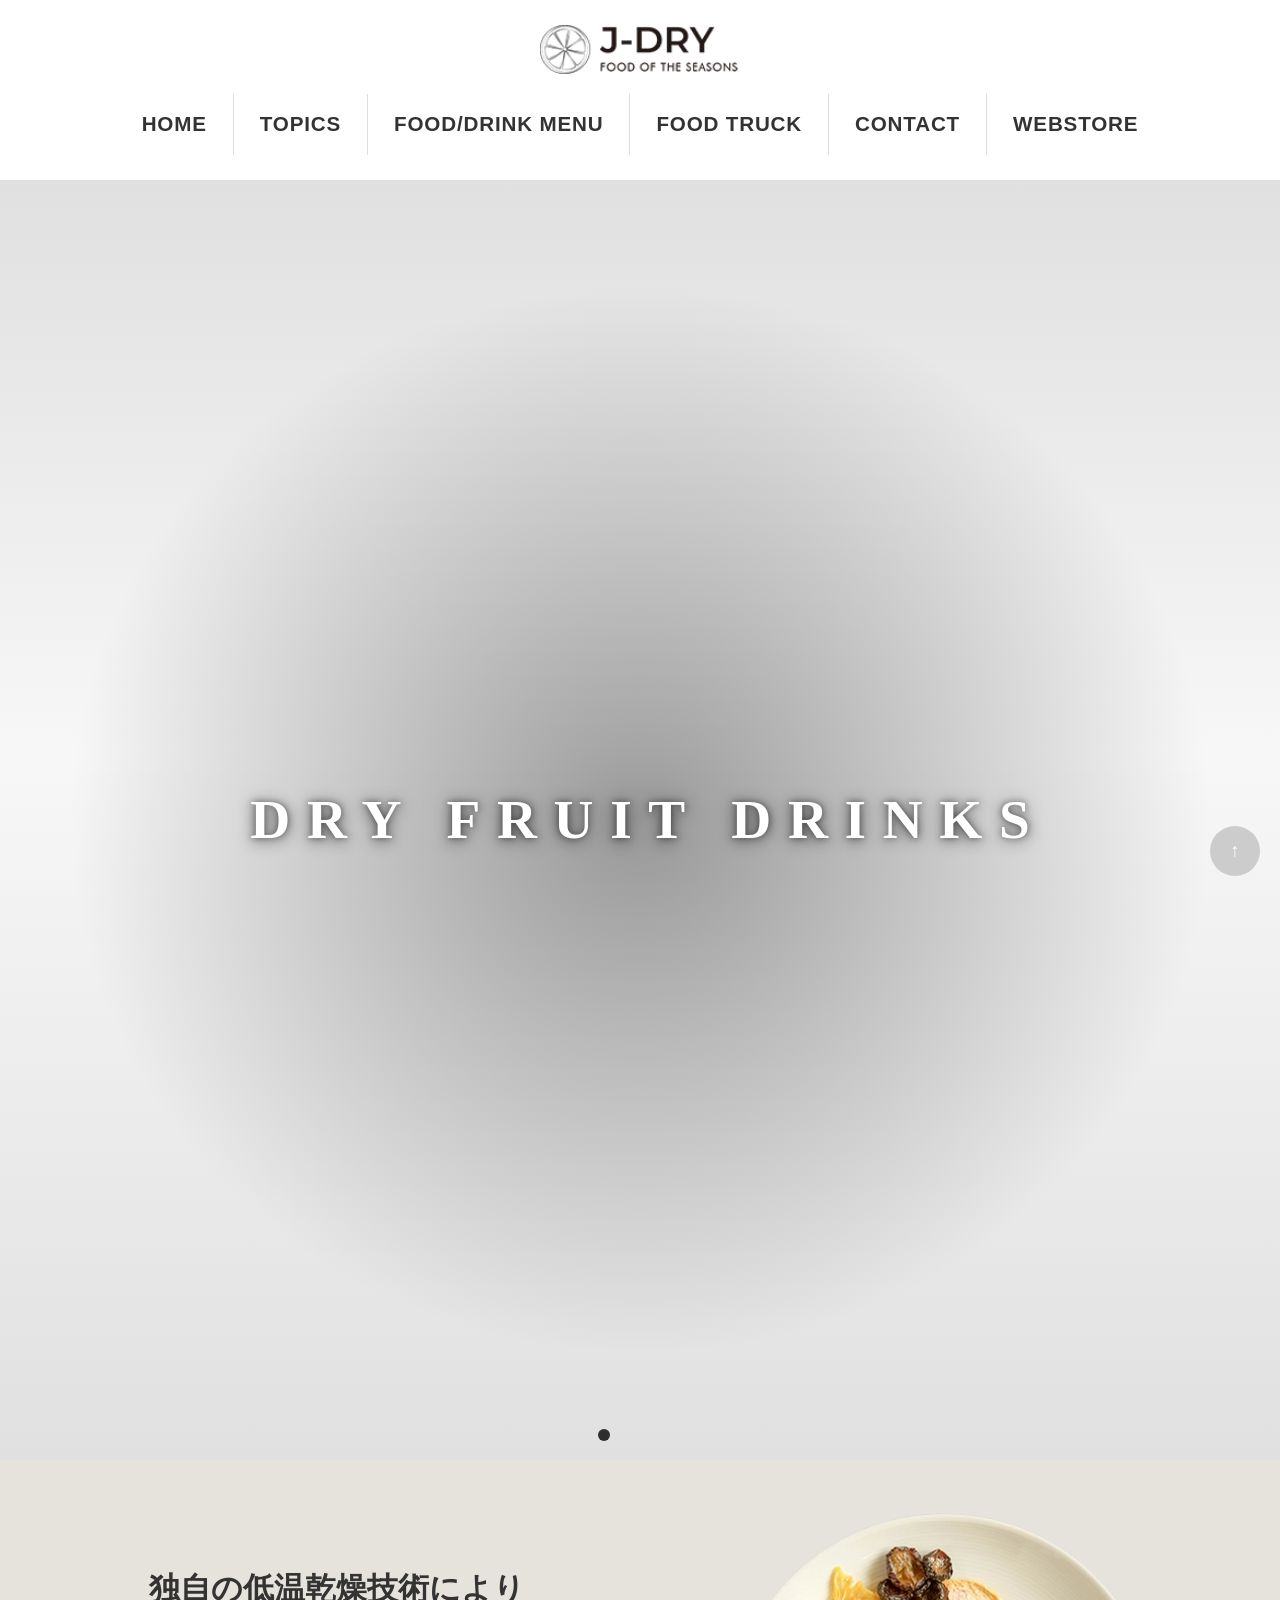
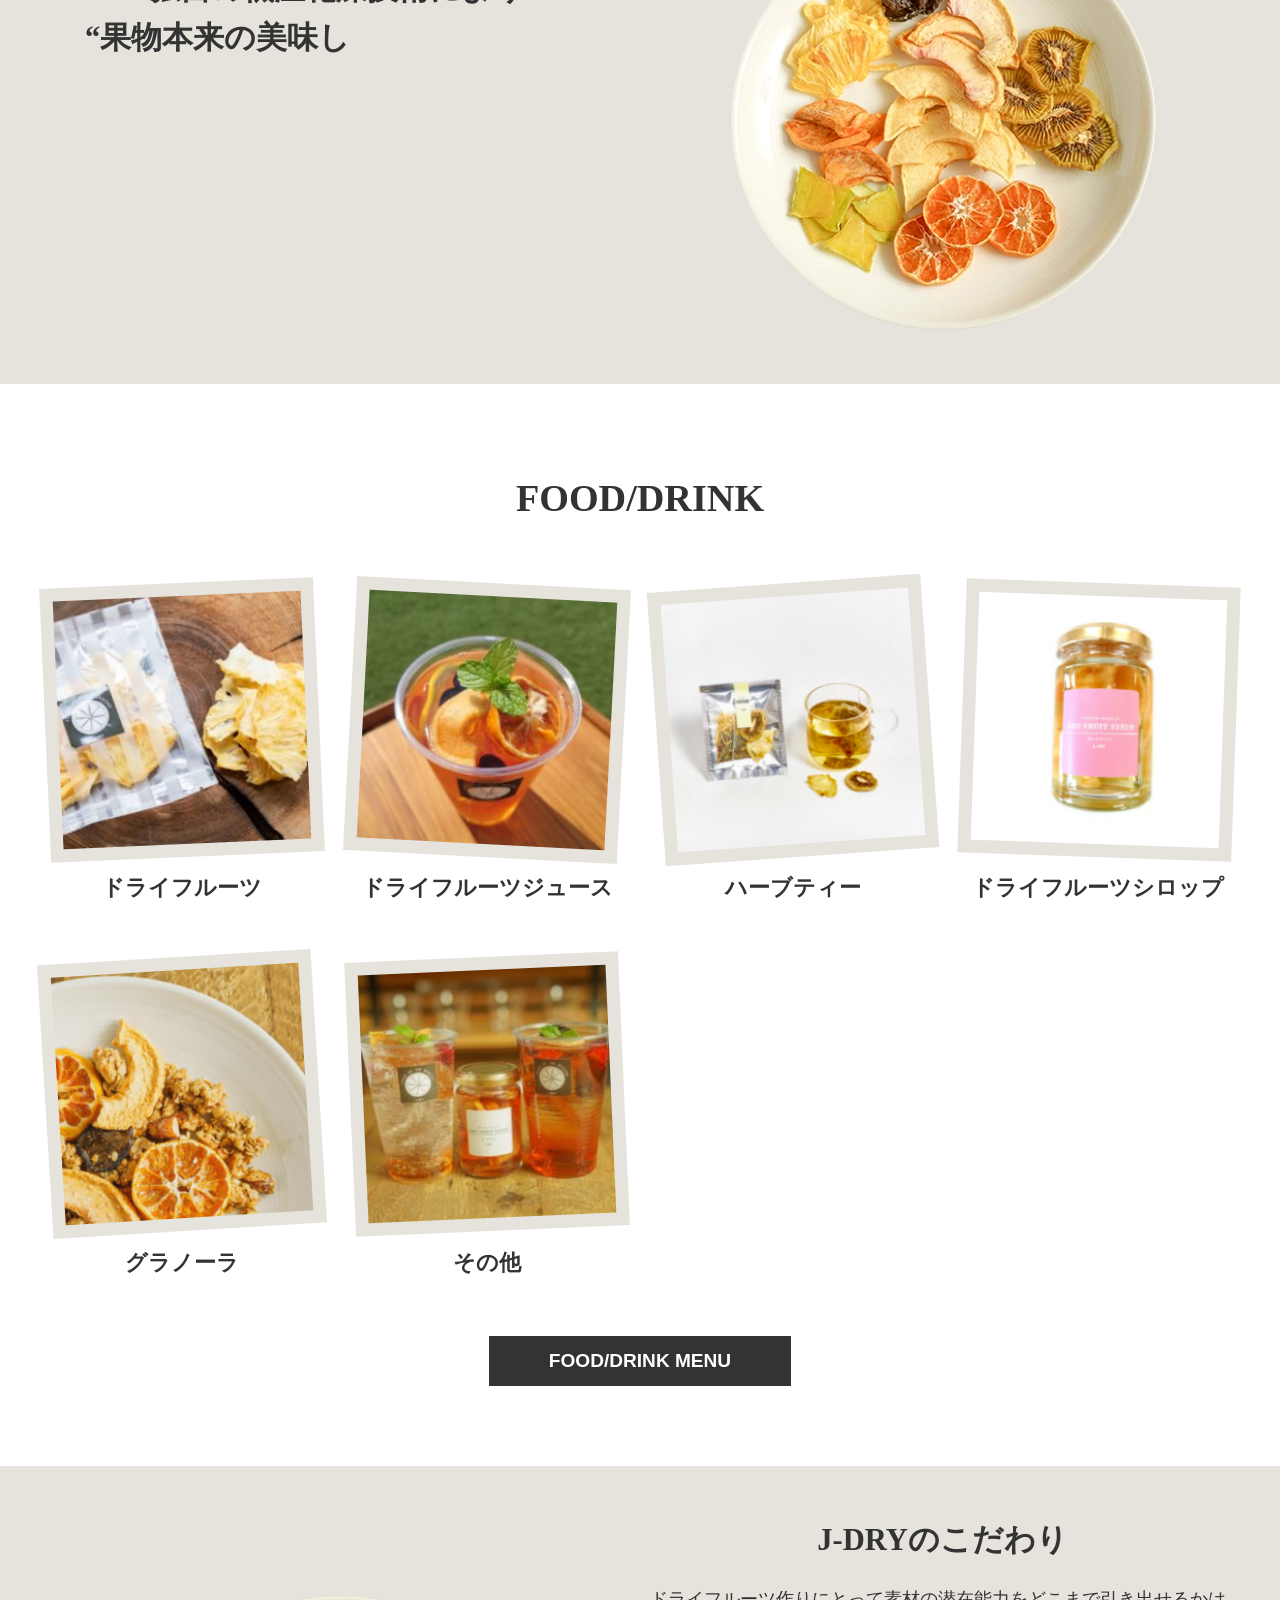
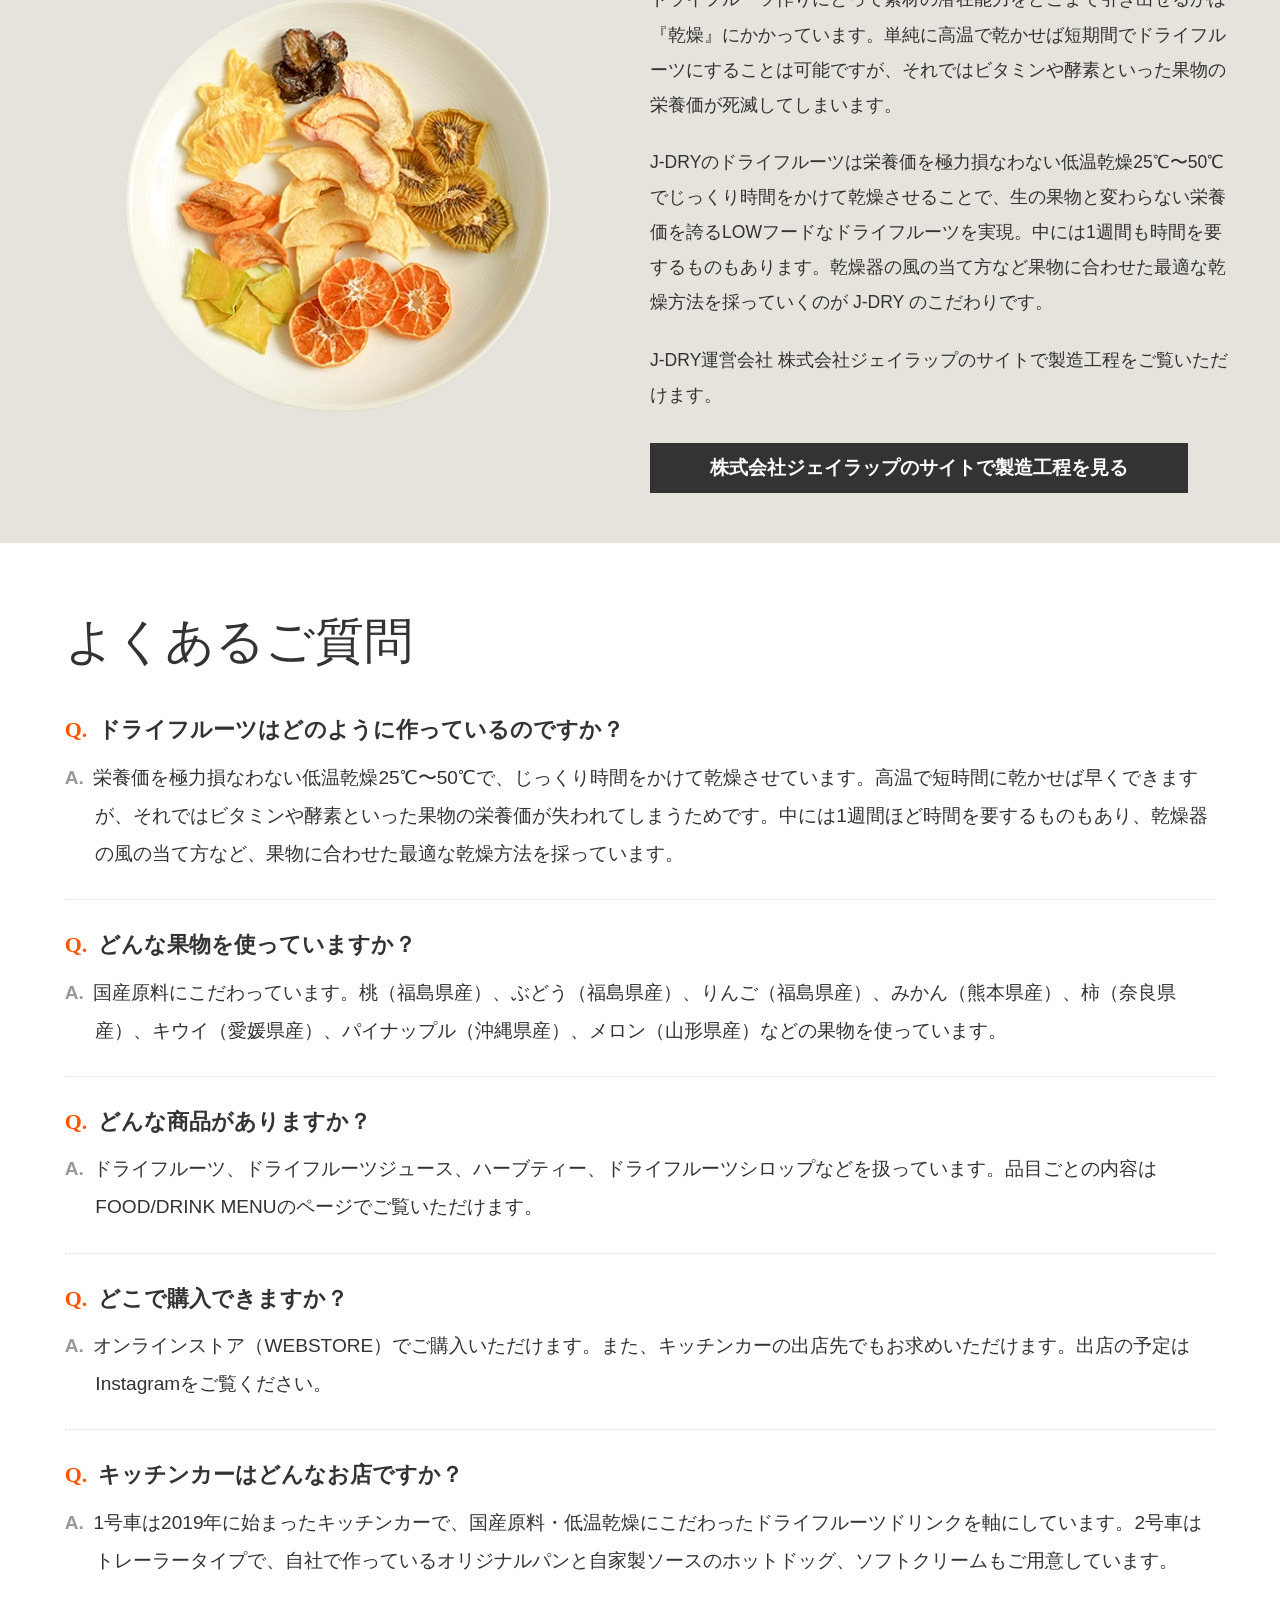
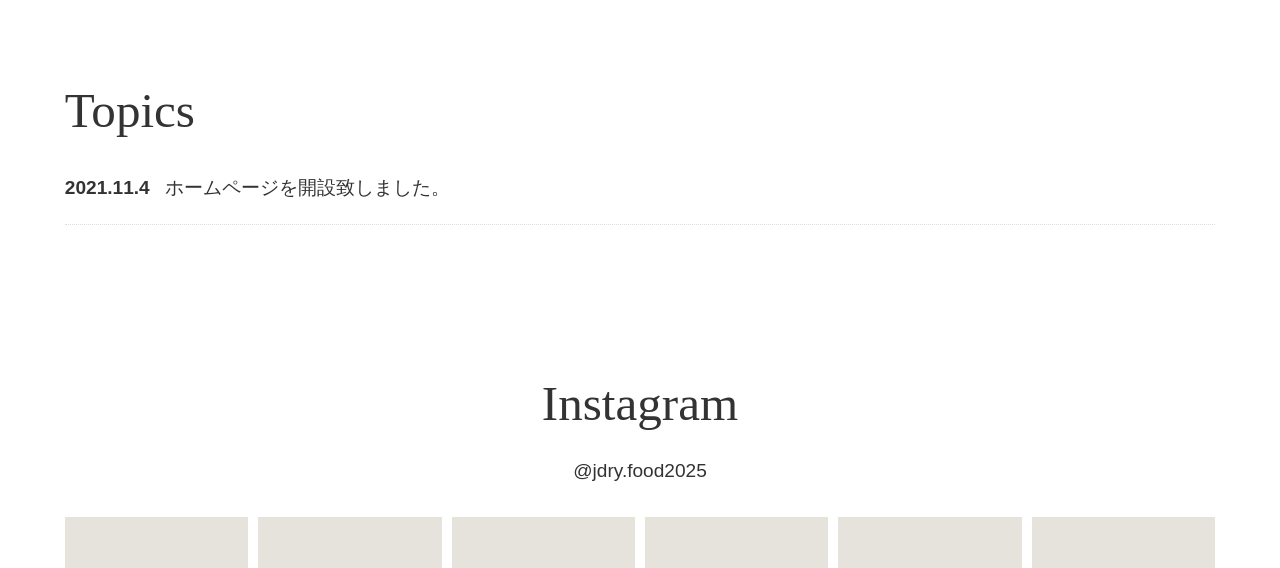
<file: index.html>
<!DOCTYPE html>
<html lang="ja">
<head>
<meta charset="UTF-8">
<meta name="viewport" content="width=device-width, initial-scale=1">
<meta name="robots" content="noindex,nofollow"><!-- STAGING-NOINDEX 2026-09-09 入れ替え公開時に削除 -->
<title>J-DRY | 国産原料のドライフルーツ</title>
<meta name="description" content="独自の低温乾燥（25〜50℃）で、果物本来の美味しさを残した国産原料のドライフルーツ。桃は福島、柿は奈良、キウイは愛媛と、果物ごとに産地を選んでいます。ドライフルーツジュースやハーブティーも。福島県須賀川市のJ-DRYです。">
<link rel="canonical" href="https://j-dry.com/">
<meta property="og:type" content="website">
<meta property="og:site_name" content="J-DRY">
<meta property="og:locale" content="ja_JP">
<meta property="og:title" content="J-DRY | 国産原料のドライフルーツ">
<meta property="og:description" content="独自の低温乾燥（25〜50℃）で、果物本来の美味しさを残した国産原料のドライフルーツ。桃は福島、柿は奈良、キウイは愛媛と、果物ごとに産地を選んでいます。ドライフルーツジュースやハーブティーも。福島県須賀川市のJ-DRYです。">
<meta property="og:url" content="https://j-dry.com/">
<!-- STAGING-OGIMAGE 2026-09-09 入れ替え公開時に https://j-dry.com/assets/img/ogp.jpg へ差し替える -->
<meta property="og:image" content="https://bunchan-groobeat.github.io/jdry-hp/assets/img/ogp.jpg">
<meta property="og:image:width" content="1200">
<meta property="og:image:height" content="630">
<meta name="twitter:card" content="summary_large_image">
<link rel="icon" href="/favicon.ico" sizes="any">
<link rel="apple-touch-icon" href="/apple-touch-icon.png">
<script type="application/ld+json">
{
  "@context": "https://schema.org",
  "@graph": [
    {
      "@type": "Organization",
      "@id": "https://j-dry.com/#org",
      "name": "J-DRY",
      "alternateName": "ジェイドライ",
      "url": "https://j-dry.com/",
      "logo": "https://j-dry.com/assets/img/logo-resized.png",
      "image": "https://j-dry.com/assets/img/ogp.jpg",
      "description": "独自の低温乾燥技術（25〜50℃）で、果物本来の美味しさをそのままに残すことにこだわった国産原料のドライフルーツのブランド。ドライフルーツのほか、ドライフルーツジュース、シロップ、ハーブティーを扱い、キッチンカーでも出店する。",
      "address": {
        "@type": "PostalAddress",
        "addressCountry": "JP",
        "addressRegion": "福島県",
        "addressLocality": "須賀川市",
        "streetAddress": "泉田字作田18-2"
      },
      "sameAs": [
        "https://www.instagram.com/jdry.food2025/",
        "https://jdryfood8989.base.shop/"
      ],
      "parentOrganization": {
        "@type": "Organization",
        "name": "株式会社ジェイラップ",
        "url": "https://ssl.j-rap.co.jp/"
      }
    },
    {
      "@type": "WebSite",
      "@id": "https://j-dry.com/#website",
      "url": "https://j-dry.com/",
      "name": "J-DRY",
      "inLanguage": "ja",
      "publisher": {
        "@id": "https://j-dry.com/#org"
      }
    },
    {
      "@type": "FAQPage",
      "@id": "https://j-dry.com/#faq",
      "mainEntity": [
        {
          "@type": "Question",
          "name": "ドライフルーツはどのように作っているのですか？",
          "acceptedAnswer": {
            "@type": "Answer",
            "text": "栄養価を極力損なわない低温乾燥25℃〜50℃で、じっくり時間をかけて乾燥させています。高温で短時間に乾かせば早くできますが、それではビタミンや酵素といった果物の栄養価が失われてしまうためです。中には1週間ほど時間を要するものもあり、乾燥器の風の当て方など、果物に合わせた最適な乾燥方法を採っています。"
          }
        },
        {
          "@type": "Question",
          "name": "どんな果物を使っていますか？",
          "acceptedAnswer": {
            "@type": "Answer",
            "text": "国産原料にこだわっています。桃（福島県産）、ぶどう（福島県産）、りんご（福島県産）、みかん（熊本県産）、柿（奈良県産）、キウイ（愛媛県産）、パイナップル（沖縄県産）、メロン（山形県産）などの果物を使っています。"
          }
        },
        {
          "@type": "Question",
          "name": "どんな商品がありますか？",
          "acceptedAnswer": {
            "@type": "Answer",
            "text": "ドライフルーツ、ドライフルーツジュース、ハーブティー、ドライフルーツシロップなどを扱っています。品目ごとの内容はFOOD/DRINK MENUのページでご覧いただけます。"
          }
        },
        {
          "@type": "Question",
          "name": "どこで購入できますか？",
          "acceptedAnswer": {
            "@type": "Answer",
            "text": "オンラインストア（WEBSTORE）でご購入いただけます。また、キッチンカーの出店先でもお求めいただけます。出店の予定はInstagramをご覧ください。"
          }
        },
        {
          "@type": "Question",
          "name": "キッチンカーはどんなお店ですか？",
          "acceptedAnswer": {
            "@type": "Answer",
            "text": "1号車は2019年に始まったキッチンカーで、国産原料・低温乾燥にこだわったドライフルーツドリンクを軸にしています。2号車はトレーラータイプで、自社で作っているオリジナルパンと自家製ソースのホットドッグ、ソフトクリームもご用意しています。"
          }
        }
      ]
    }
  ]
}
</script>
<link rel="stylesheet" href="assets/css/style.css?v=20261018d">
</head>
<body>

<!-- ===== オープニング（社長 2026-09-09「白い画面に真ん中JDRYのロゴがゆっくり浮き出て、
     表示されたらホーム画面へ」）
     ★消えるのはCSSのアニメーションだけで行う。JSに頼ると、JSが止まったときに
       白い画面のまま何も出ないページになる。JSはあと片付け（DOMから外す）だけ。 -->
<div id="opening" aria-hidden="true">
  <picture><source type="image/webp" srcset="assets/img/logo-resized.webp" width="518" height="459"><img src="assets/img/logo-resized.png" width="518" height="459" alt=""></picture>
</div>

<!-- ===== ヘッダー ===== -->
<header id="header">
  <div id="header_inner">
    <div id="logo_image"><a href="index.html"><picture><source media="(max-width:820px)" srcset="assets/img/logo_b_s.png" width="183" height="45"><source type="image/webp" srcset="assets/img/logo-resized.webp" width="175" height="155"><img src="assets/img/logo-resized.png" alt="J-DRY" width="175" height="155"></picture></a></div>
    <input type="checkbox" id="nav_toggle">
    <label class="nav_toggle_btn" for="nav_toggle" aria-label="メニュー"><span></span></label>
    <nav class="global_menu">
      <ul>
        <li><a href="index.html">HOME</a></li>
        <li><a href="topics.html">TOPICS</a></li>
        <li>
          <a href="menu.html">FOOD/DRINK MENU</a>
          <ul>
            <li><a href="menu.html#dryfruit">ドライフルーツ</a></li>
            <li><a href="menu.html#drink">ドライフルーツジュース</a></li>
            <li><a href="menu.html#herbtea">ハーブティー</a></li>
            <li><a href="menu.html#syrup">ドライフルーツシロップ</a></li>
            <li><a href="menu.html#granola">グラノーラ</a></li>
            <li><a href="menu.html#other">その他</a></li>
          </ul>
        </li>
        <li><a href="food-truck.html">FOOD TRUCK</a></li>
        <li><a href="contact.html">CONTACT</a></li>
        <li><a href="https://jdryfood8989.base.shop/" target="_blank" rel="noopener">WEBSTORE</a></li>
      </ul>
    </nav>
  </div>
</header>

<!-- ===== メインスライダー ===== -->
<div id="top_slider">
  <div class="slides">
    <!-- ★2026-09-09 社長指示：3枚目にキッチンカー1号車を入れ、各スライドに英字（白・明朝）を出す。
         写真は1枚も減らさず4枚構成にする（社長選択）。 -->
    <div class="slide"><picture><source media="(max-width:820px)" srcset="[data-uri]" width="1" height="1"><img src="assets/img/mainvisual/mainvisual_01.webp" fetchpriority="high" width="1450" height="400" alt="J-DRY メインビジュアル1"></picture><span class="mv_label">DRY FRUIT DRINKS</span></div>
    <div class="slide"><img src="[data-uri]" data-src="assets/img/mainvisual/mainvisual_02.webp" width="1450" height="400" alt="J-DRY メインビジュアル2"><span class="mv_label">DRIED FRUITS</span></div>
    <div class="slide"><img src="[data-uri]" data-src="assets/img/mainvisual/mainvisual_truck1.jpg" width="1450" height="400" alt="J-DRY キッチンカー1号車 FOOD OF THE SEASONS"><span class="mv_label">FOOD TRUCK</span></div>
    <div class="slide"><img src="[data-uri]" data-src="assets/img/mainvisual/mainvisual_03.jpg" width="1450" height="400" alt="J-DRY メインビジュアル3"><span class="mv_label">HERB TEA</span></div>
  </div>
  <div class="slider_dots" aria-hidden="true"></div>
</div>
<!-- スマホ用メインスライダー（本物のsp_mainvisual準拠・PCでは非表示） -->
<div id="sp_slider">
  <div class="slides">
    <!-- ★2026-09-09 社長指示：各スライドに英字の白文字（明朝）をゆっくり浮かび上がらせる。
         PCと同じ4枚・同じ順番にそろえる。
         1枚目＝PCと同じ写真 mainvisual_01.jpg の中央（カップ2つ）を 800×537 に切り出し
         　　　　★2026-09-09 経緯：別写真→PCと同じ写真の切り出し→上下白足しで全部入れ→
         　　　　社長「やはりスマホは前に戻して」で**切り出し版に確定**。白足し版は不採用
         3枚目＝foodtruck/truck1-1.webp を同サイズに切り出し -->
    <div class="slide"><picture><source media="(min-width:821px)" srcset="[data-uri]" width="1" height="1"><img src="assets/img/mainvisual/sp_mainvisual_drink.jpg" fetchpriority="high" width="800" height="537" alt="J-DRY ドライフルーツドリンク"></picture><span class="mv_label">DRY FRUIT DRINKS</span></div>
    <div class="slide"><img src="[data-uri]" data-src="assets/img/mainvisual/sp_mainvisual_02-e1633937488510.jpg" width="800" height="537" alt="J-DRY メインビジュアル1"><span class="mv_label">DRIED FRUITS</span></div>
    <div class="slide"><img src="[data-uri]" data-src="assets/img/mainvisual/sp_mainvisual_truck1.jpg" width="800" height="537" alt="J-DRY キッチンカー1号車 FOOD OF THE SEASONS"><span class="mv_label">FOOD TRUCK</span></div>
    <div class="slide"><img src="[data-uri]" data-src="assets/img/mainvisual/sp_mainvisual_03-e1633937531959.jpg" width="800" height="537" alt="J-DRY メインビジュアル2"><span class="mv_label">HERB TEA</span></div>
  </div>
</div>

<!-- ===== ブランドメッセージ帯 ===== -->
<section class="index_band">
  <div class="band_inner">
    <div class="band_text">
      <h1 class="headline typewriter">独自の低温乾燥技術により<br>“果物本来の美味しさをそのまま”に<br>とことんこだわった<br>「国産原料のドライフルーツ」</h1>
      <p class="desc lead">とことんこだわった国産原料のドライフルーツを、素材そのままの美味しさでお届けします。</p>
    </div>
    <div class="band_image spin-box"><img class="spin-in" src="assets/img/top-contents_01.webp" alt="J-DRY ドライフルーツ" width="424" height="424"></div>
  </div>
</section>

<!-- ===== 商品一覧 ===== -->
<section class="section_menu">
  <div class="menu_head">
    <h2 class="headline">FOOD/DRINK</h2>
  </div>
  <!-- ★2026-09-08 社長「メニューの各1種を出してメニューの見出しにしてほしい」。
       元は商品10枚が並ぶだけで、商品名はホバーしないと出なかった（＝何のメニューか分からない）。
       カテゴリごとに代表1種の写真を出し、カテゴリ名を常時見える見出しにした。
       ★2026-09-08 社長指示でトップは「準備中」を出さず、通常のカードとして並べる（menu.html 側には Coming soon.. が残る）。 -->
  <div class="cat_grid">
    <a class="cat_card" href="menu.html#dryfruit">
      <figure class="cat_photo"><img src="assets/img/products/image_original-3-240x240.jpg" alt="パイナップル(沖縄県産)のドライフルーツ" loading="lazy" width="240" height="240"></figure>
      <h3 class="cat_name">ドライフルーツ</h3>
    </a>
    <a class="cat_card" href="menu.html#drink">
      <figure class="cat_photo"><img src="assets/img/gallery/DSC_2224-240x240.jpg" alt="フルーツティー" loading="lazy" width="240" height="240"></figure>
      <h3 class="cat_name">ドライフルーツジュース</h3>
    </a>
    <a class="cat_card" href="menu.html#herbtea">
      <figure class="cat_photo"><img src="assets/img/gallery/J-DRY12--240x240.jpg" alt="ハーブティー Vitality バイタリティー" loading="lazy" width="240" height="240"></figure>
      <h3 class="cat_name">ハーブティー</h3>
    </a>
    <a class="cat_card" href="menu.html#syrup">
      <figure class="cat_photo"><img src="assets/img/products/peachpine-240x240.jpg" alt="ドライフルーツシロップ ピーチパイン" loading="lazy" width="240" height="240"></figure>
      <h3 class="cat_name">ドライフルーツシロップ</h3>
    </a>
    <a class="cat_card" href="menu.html#granola">
      <figure class="cat_photo"><img src="assets/img/mainvisual/sp_mainvisual_02-e1633937488510-240x240.jpg" alt="J-DRYのグラノーラ" loading="lazy" width="240" height="240"></figure>
      <h3 class="cat_name">グラノーラ</h3>
    </a>
    <a class="cat_card" href="menu.html#other">
      <figure class="cat_photo"><img src="assets/img/products/line_231051676284150-240x240.jpg" alt="J-DRYのドリンクとシロップ" loading="lazy" width="240" height="240"></figure>
      <h3 class="cat_name">その他</h3>
    </a>
  </div>
  <p class="archive_button"><a class="link_button" href="menu.html">FOOD/DRINK MENU</a></p>
</section>

<!-- ===== こだわり帯 ===== -->
<section class="index_band reverse">
  <div class="band_inner">
    <div class="band_text">
      <h2 class="headline">J-DRYのこだわり</h2>
      <p class="desc">ドライフルーツ作りにとって素材の潜在能力をどこまで引き出せるかは『乾燥』にかかっています。単純に高温で乾かせば短期間でドライフルーツにすることは可能ですが、それではビタミンや酵素といった果物の栄養価が死滅してしまいます。</p>
      <p class="desc">J-DRYのドライフルーツは栄養価を極力損なわない低温乾燥25℃〜50℃でじっくり時間をかけて乾燥させることで、生の果物と変わらない栄養価を誇るLOWフードなドライフルーツを実現。中には1週間も時間を要するものもあります。乾燥器の風の当て方など果物に合わせた最適な乾燥方法を採っていくのが J-DRY のこだわりです。</p>
      <p class="desc">J-DRY運営会社 株式会社ジェイラップのサイトで製造工程をご覧いただけます。</p>
      <a class="link_button" href="https://ssl.j-rap.co.jp/business/process.html" target="_blank" rel="noopener">株式会社ジェイラップのサイトで製造工程を見る</a>
    </div>
    <div class="band_image spin-box"><img class="spin-in" src="assets/img/top-contents_01.webp" alt="J-DRY 製造へのこだわり" width="424" height="424"></div>
  </div>
</section>

<!-- ===== よくあるご質問（★2026-09-09 新設。AI検索・検索結果に事実を拾わせるため。
     答えはすべてサイト内にある事実のみ。可視の文言と構造化データは同一） ===== -->
<section class="section_faq">
  <h2 class="headline">よくあるご質問</h2>
  <dl class="faq_list">
    <div class="faq_item">
      <dt class="faq_q">ドライフルーツはどのように作っているのですか？</dt>
      <dd class="faq_a">栄養価を極力損なわない低温乾燥25℃〜50℃で、じっくり時間をかけて乾燥させています。高温で短時間に乾かせば早くできますが、それではビタミンや酵素といった果物の栄養価が失われてしまうためです。中には1週間ほど時間を要するものもあり、乾燥器の風の当て方など、果物に合わせた最適な乾燥方法を採っています。</dd>
    </div>
    <div class="faq_item">
      <dt class="faq_q">どんな果物を使っていますか？</dt>
      <dd class="faq_a">国産原料にこだわっています。桃（福島県産）、ぶどう（福島県産）、りんご（福島県産）、みかん（熊本県産）、柿（奈良県産）、キウイ（愛媛県産）、パイナップル（沖縄県産）、メロン（山形県産）などの果物を使っています。</dd>
    </div>
    <div class="faq_item">
      <dt class="faq_q">どんな商品がありますか？</dt>
      <dd class="faq_a">ドライフルーツ、ドライフルーツジュース、ハーブティー、ドライフルーツシロップなどを扱っています。品目ごとの内容はFOOD/DRINK MENUのページでご覧いただけます。</dd>
    </div>
    <div class="faq_item">
      <dt class="faq_q">どこで購入できますか？</dt>
      <dd class="faq_a">オンラインストア（WEBSTORE）でご購入いただけます。また、キッチンカーの出店先でもお求めいただけます。出店の予定はInstagramをご覧ください。</dd>
    </div>
    <div class="faq_item">
      <dt class="faq_q">キッチンカーはどんなお店ですか？</dt>
      <dd class="faq_a">1号車は2019年に始まったキッチンカーで、国産原料・低温乾燥にこだわったドライフルーツドリンクを軸にしています。2号車はトレーラータイプで、自社で作っているオリジナルパンと自家製ソースのホットドッグ、ソフトクリームもご用意しています。</dd>
    </div>
  </dl>
</section>

<!-- ===== Topics ===== -->
<section class="section_topics">
  <h2 class="headline">Topics</h2>
  <ul class="news_list">
    <li><a class="news_thumb" href="topics.html" aria-hidden="true" tabindex="-1"><img src="assets/img/products/line_27857481539840-240x240.jpg" width="240" height="240" alt=""></a><a href="topics.html"><span class="date">2021.11.4</span><span class="title">ホームページを開設致しました。</span></a></li>
  </ul>
</section>

<!-- ===== Instagram ===== -->
<section class="section_insta">
  <h2 class="headline">Instagram</h2>
  <p class="insta_account"><a href="https://www.instagram.com/jdry.food2025/" target="_blank" rel="noopener">@jdry.food2025</a></p>
  <div class="insta_feed">
    <!-- Behold.so 接続後は JS が投稿6件で置き換えます。未接続時はプレースホルダー表示。 -->
    <div class="insta_placeholder">Instagram<br>フィード準備中</div>
    <div class="insta_placeholder">Instagram<br>フィード準備中</div>
    <div class="insta_placeholder">Instagram<br>フィード準備中</div>
    <div class="insta_placeholder">Instagram<br>フィード準備中</div>
    <div class="insta_placeholder">Instagram<br>フィード準備中</div>
    <div class="insta_placeholder">Instagram<br>フィード準備中</div>
  </div>
  <p class="insta_follow"><a class="link_button" href="https://www.instagram.com/jdry.food2025/" target="_blank" rel="noopener">Instagramでフォローする</a></p>
</section>

<!-- ===== フッター ===== -->
<footer>
  <div id="footer_top">
    <div id="footer_top_inner">
      <div id="footer_logo_image"><a href="index.html"><picture><source media="(max-width:820px)" srcset="assets/img/logo_b_s.png" width="183" height="45"><source type="image/webp" srcset="assets/img/logo-resized.webp" width="175" height="155"><img src="assets/img/logo-resized.png" alt="J-DRY" width="175" height="155"></picture></a></div>
      <ul id="footer_menu_list">
        <li><a href="index.html">HOME</a></li>
        <li><a href="topics.html">TOPICS</a></li>
        <li><a href="menu.html">FOOD/DRINK MENU</a></li>
        <li><a href="food-truck.html">FOOD TRUCK</a></li>
        <li><a href="contact.html">CONTACT</a></li>
        <li><a href="https://jdryfood8989.base.shop/" target="_blank" rel="noopener">WEBSTORE</a></li>
      </ul>
      <ul id="footer_social">
        <li><a href="https://www.instagram.com/jdry.food2025/" target="_blank" rel="noopener" aria-label="Instagram"><svg class="sns_icon" viewBox="0 0 24 24" width="18" height="18" fill="none" stroke="currentColor" stroke-width="2" stroke-linecap="round" stroke-linejoin="round" aria-hidden="true"><rect x="2" y="2" width="20" height="20" rx="5"/><circle cx="12" cy="12" r="4.5"/><circle cx="17.2" cy="6.8" r="1" fill="currentColor" stroke="none"/></svg></a></li>
      </ul>
    </div>
  </div>
  <div id="footer_bottom"><p id="copyright"><a class="privacy_link" href="privacy.html">プライバシーポリシー</a>Copyright &copy; J-DRY</p></div>
</footer>

<a id="return_top" href="#" aria-label="ページ上部へ戻る">↑</a>

<script src="assets/js/main.js?v=20261018d"></script>
</body>
</html>
</file>
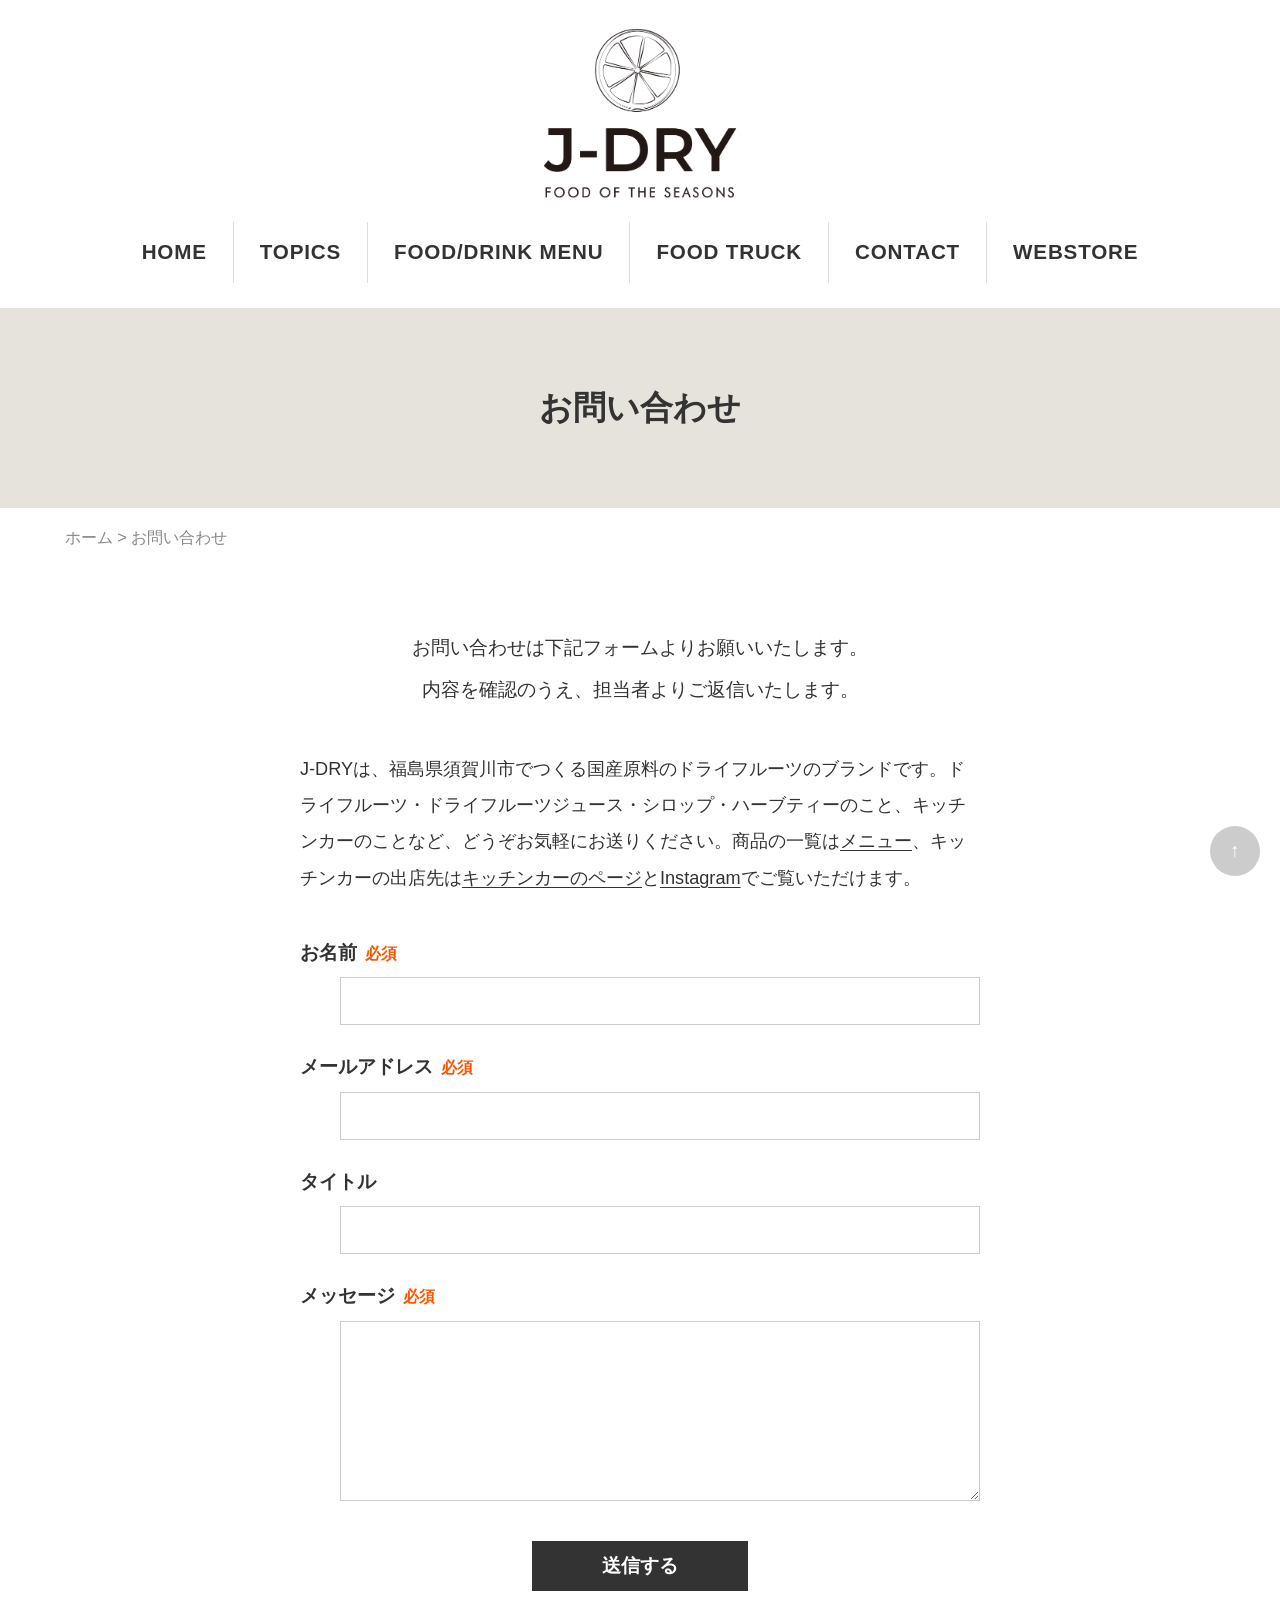
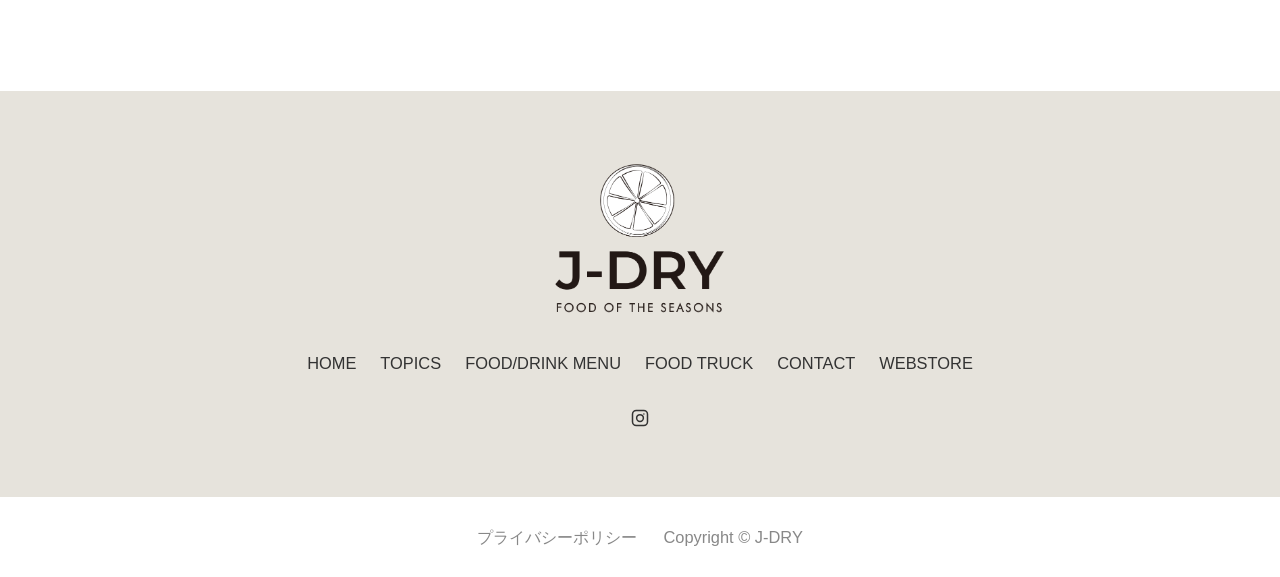
<file: contact.html>
<!DOCTYPE html>
<html lang="ja">
<head>
<meta charset="UTF-8">
<meta name="viewport" content="width=device-width, initial-scale=1">
<meta name="robots" content="noindex,nofollow"><!-- STAGING-NOINDEX 2026-09-09 入れ替え公開時に削除 -->
<title>お問い合わせ｜J-DRY（国産ドライフルーツ・須賀川市）</title>
<meta name="description" content="国産原料のドライフルーツ、J-DRY（福島県須賀川市）へのお問い合わせはこちら。フォームにお名前・メールアドレス・内容を入れて送ってください。確認のうえ、担当者からお返事します。">
<link rel="canonical" href="https://j-dry.com/contact.html">
<meta property="og:type" content="website">
<meta property="og:site_name" content="J-DRY">
<meta property="og:locale" content="ja_JP">
<meta property="og:title" content="お問い合わせ｜J-DRY（国産ドライフルーツ・須賀川市）">
<meta property="og:description" content="国産原料のドライフルーツ、J-DRY（福島県須賀川市）へのお問い合わせはこちら。フォームにお名前・メールアドレス・内容を入れて送ってください。確認のうえ、担当者からお返事します。">
<meta property="og:url" content="https://j-dry.com/contact.html">
<!-- STAGING-OGIMAGE 2026-09-09 入れ替え公開時に https://j-dry.com/assets/img/ogp.jpg へ差し替える -->
<meta property="og:image" content="https://bunchan-groobeat.github.io/jdry-hp/assets/img/ogp.jpg">
<meta property="og:image:width" content="1200">
<meta property="og:image:height" content="630">
<meta name="twitter:card" content="summary_large_image">
<link rel="icon" href="/favicon.ico" sizes="any">
<link rel="apple-touch-icon" href="/apple-touch-icon.png">
<script type="application/ld+json">
{
  "@context": "https://schema.org",
  "@graph": [
    {
      "@type": "BreadcrumbList",
      "itemListElement": [
        {
          "@type": "ListItem",
          "position": 1,
          "name": "ホーム",
          "item": "https://j-dry.com/"
        },
        {
          "@type": "ListItem",
          "position": 2,
          "name": "CONTACT",
          "item": "https://j-dry.com/contact.html"
        }
      ]
    },
    {
      "@type": "ContactPage",
      "@id": "https://j-dry.com/contact.html#contactpage",
      "url": "https://j-dry.com/contact.html",
      "name": "お問い合わせ | J-DRY",
      "about": {
        "@id": "https://j-dry.com/#org"
      }
    }
  ]
}
</script>
<link rel="stylesheet" href="assets/css/style.css?v=20261018d">
</head>
<body>

<!-- ===== ヘッダー ===== -->
<header id="header">
  <div id="header_inner">
    <div id="logo_image"><a href="index.html"><picture><source media="(max-width:820px)" srcset="assets/img/logo_b_s.png" width="183" height="45"><source type="image/webp" srcset="assets/img/logo-resized.webp" width="175" height="155"><img src="assets/img/logo-resized.png" alt="J-DRY" width="175" height="155"></picture></a></div>
    <input type="checkbox" id="nav_toggle">
    <label class="nav_toggle_btn" for="nav_toggle" aria-label="メニュー"><span></span></label>
    <nav class="global_menu">
      <ul>
        <li><a href="index.html">HOME</a></li>
        <li><a href="topics.html">TOPICS</a></li>
        <li>
          <a href="menu.html">FOOD/DRINK MENU</a>
          <ul>
            <li><a href="menu.html#dryfruit">ドライフルーツ</a></li>
            <li><a href="menu.html#drink">ドライフルーツジュース</a></li>
            <li><a href="menu.html#herbtea">ハーブティー</a></li>
            <li><a href="menu.html#syrup">ドライフルーツシロップ</a></li>
            <li><a href="menu.html#granola">グラノーラ</a></li>
            <li><a href="menu.html#other">その他</a></li>
          </ul>
        </li>
        <li><a href="food-truck.html">FOOD TRUCK</a></li>
        <li><a href="contact.html">CONTACT</a></li>
        <li><a href="https://jdryfood8989.base.shop/" target="_blank" rel="noopener">WEBSTORE</a></li>
      </ul>
    </nav>
  </div>
</header>

<div id="main_image3"><h1>お問い合わせ</h1></div>
<div class="container"><p class="breadcrumb"><a href="index.html">ホーム</a> &gt; お問い合わせ</p></div>

<div class="contact_wrap">
  <p class="contact_lead">お問い合わせは下記フォームよりお願いいたします。<br>内容を確認のうえ、担当者よりご返信いたします。</p>
  <p class="contact_about">J-DRYは、福島県須賀川市でつくる国産原料のドライフルーツのブランドです。ドライフルーツ・ドライフルーツジュース・シロップ・ハーブティーのこと、キッチンカーのことなど、どうぞお気軽にお送りください。商品の一覧は<a href="menu.html">メニュー</a>、キッチンカーの出店先は<a href="food-truck.html">キッチンカーのページ</a>と<a href="https://www.instagram.com/jdry.food2025/" target="_blank" rel="noopener">Instagram</a>でご覧いただけます。</p>

  <!--
    Formspree 送信フォーム（宛先: miegarden8989@gmail.com）
    ▼ 稼働手順: formspree.io で miegarden8989@gmail.com 宛のフォームを作成・認証し、
      発行される https://formspree.io/f/xxxxxxxx の「xxxxxxxx」を下記 action の
      YOUR_FORM_ID と置き換えるだけで送信が有効になります。
      ID 未設定の間は main.js が誤送信を防ぎ、その旨をフォーム上に表示します。
  -->
  <form class="contact_form" action="https://formspree.io/f/YOUR_FORM_ID" method="POST">
    <dl>
      <dt><label for="f_name">お名前</label><span class="req">必須</span></dt>
      <dd><input type="text" name="name" id="f_name" required></dd>
    </dl>
    <dl>
      <dt><label for="f_email">メールアドレス</label><span class="req">必須</span></dt>
      <dd><input type="email" name="email" id="f_email" required></dd>
    </dl>
    <dl>
      <dt><label for="f_subject">タイトル</label></dt>
      <dd><input type="text" name="subject" id="f_subject"></dd>
    </dl>
    <dl>
      <dt><label for="f_message">メッセージ</label><span class="req">必須</span></dt>
      <dd><textarea name="message" id="f_message" required></textarea></dd>
    </dl>
    <!-- 迷惑メール対策のハニーポット（人間には非表示・bot が入力すると送信破棄） -->
    <input type="text" name="_gotcha" tabindex="-1" autocomplete="off" aria-hidden="true" style="position:absolute;left:-9999px;width:1px;height:1px;overflow:hidden">
    <input type="hidden" name="_subject" value="【J-DRY】お問い合わせ（Webサイト）">
    <p class="form_status" role="status" aria-live="polite" hidden></p>
    <div class="contact_submit"><button type="submit">送信する</button></div>
  </form>
</div>

<!-- ===== フッター ===== -->
<footer>
  <div id="footer_top">
    <div id="footer_top_inner">
      <div id="footer_logo_image"><a href="index.html"><picture><source media="(max-width:820px)" srcset="assets/img/logo_b_s.png" width="183" height="45"><source type="image/webp" srcset="assets/img/logo-resized.webp" width="175" height="155"><img src="assets/img/logo-resized.png" alt="J-DRY" width="175" height="155"></picture></a></div>
      <ul id="footer_menu_list">
        <li><a href="index.html">HOME</a></li>
        <li><a href="topics.html">TOPICS</a></li>
        <li><a href="menu.html">FOOD/DRINK MENU</a></li>
        <li><a href="food-truck.html">FOOD TRUCK</a></li>
        <li><a href="contact.html">CONTACT</a></li>
        <li><a href="https://jdryfood8989.base.shop/" target="_blank" rel="noopener">WEBSTORE</a></li>
      </ul>
      <ul id="footer_social">
        <li><a href="https://www.instagram.com/jdry.food2025/" target="_blank" rel="noopener" aria-label="Instagram"><svg class="sns_icon" viewBox="0 0 24 24" width="18" height="18" fill="none" stroke="currentColor" stroke-width="2" stroke-linecap="round" stroke-linejoin="round" aria-hidden="true"><rect x="2" y="2" width="20" height="20" rx="5"/><circle cx="12" cy="12" r="4.5"/><circle cx="17.2" cy="6.8" r="1" fill="currentColor" stroke="none"/></svg></a></li>
      </ul>
    </div>
  </div>
  <div id="footer_bottom"><p id="copyright"><a class="privacy_link" href="privacy.html">プライバシーポリシー</a>Copyright &copy; J-DRY</p></div>
</footer>

<a id="return_top" href="#" aria-label="ページ上部へ戻る">↑</a>
<script src="assets/js/main.js"></script>
</body>
</html>
</file>
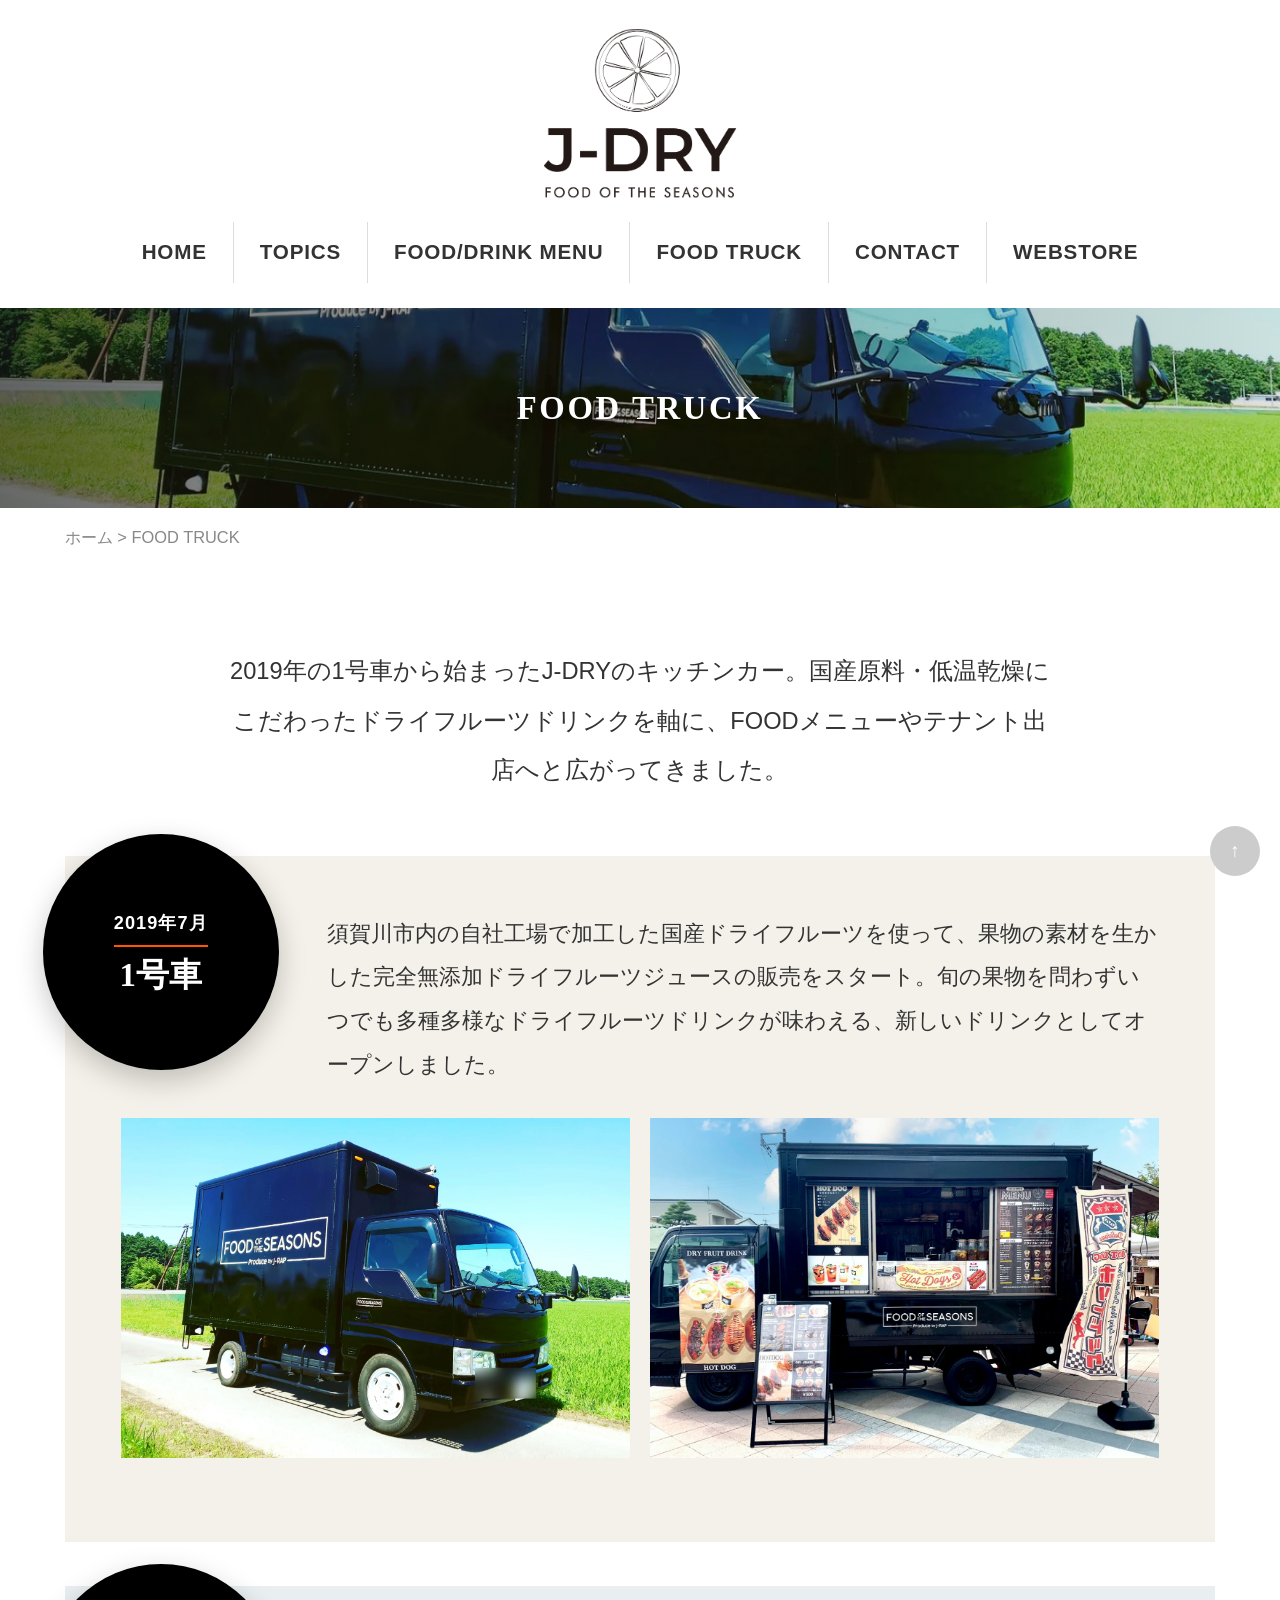
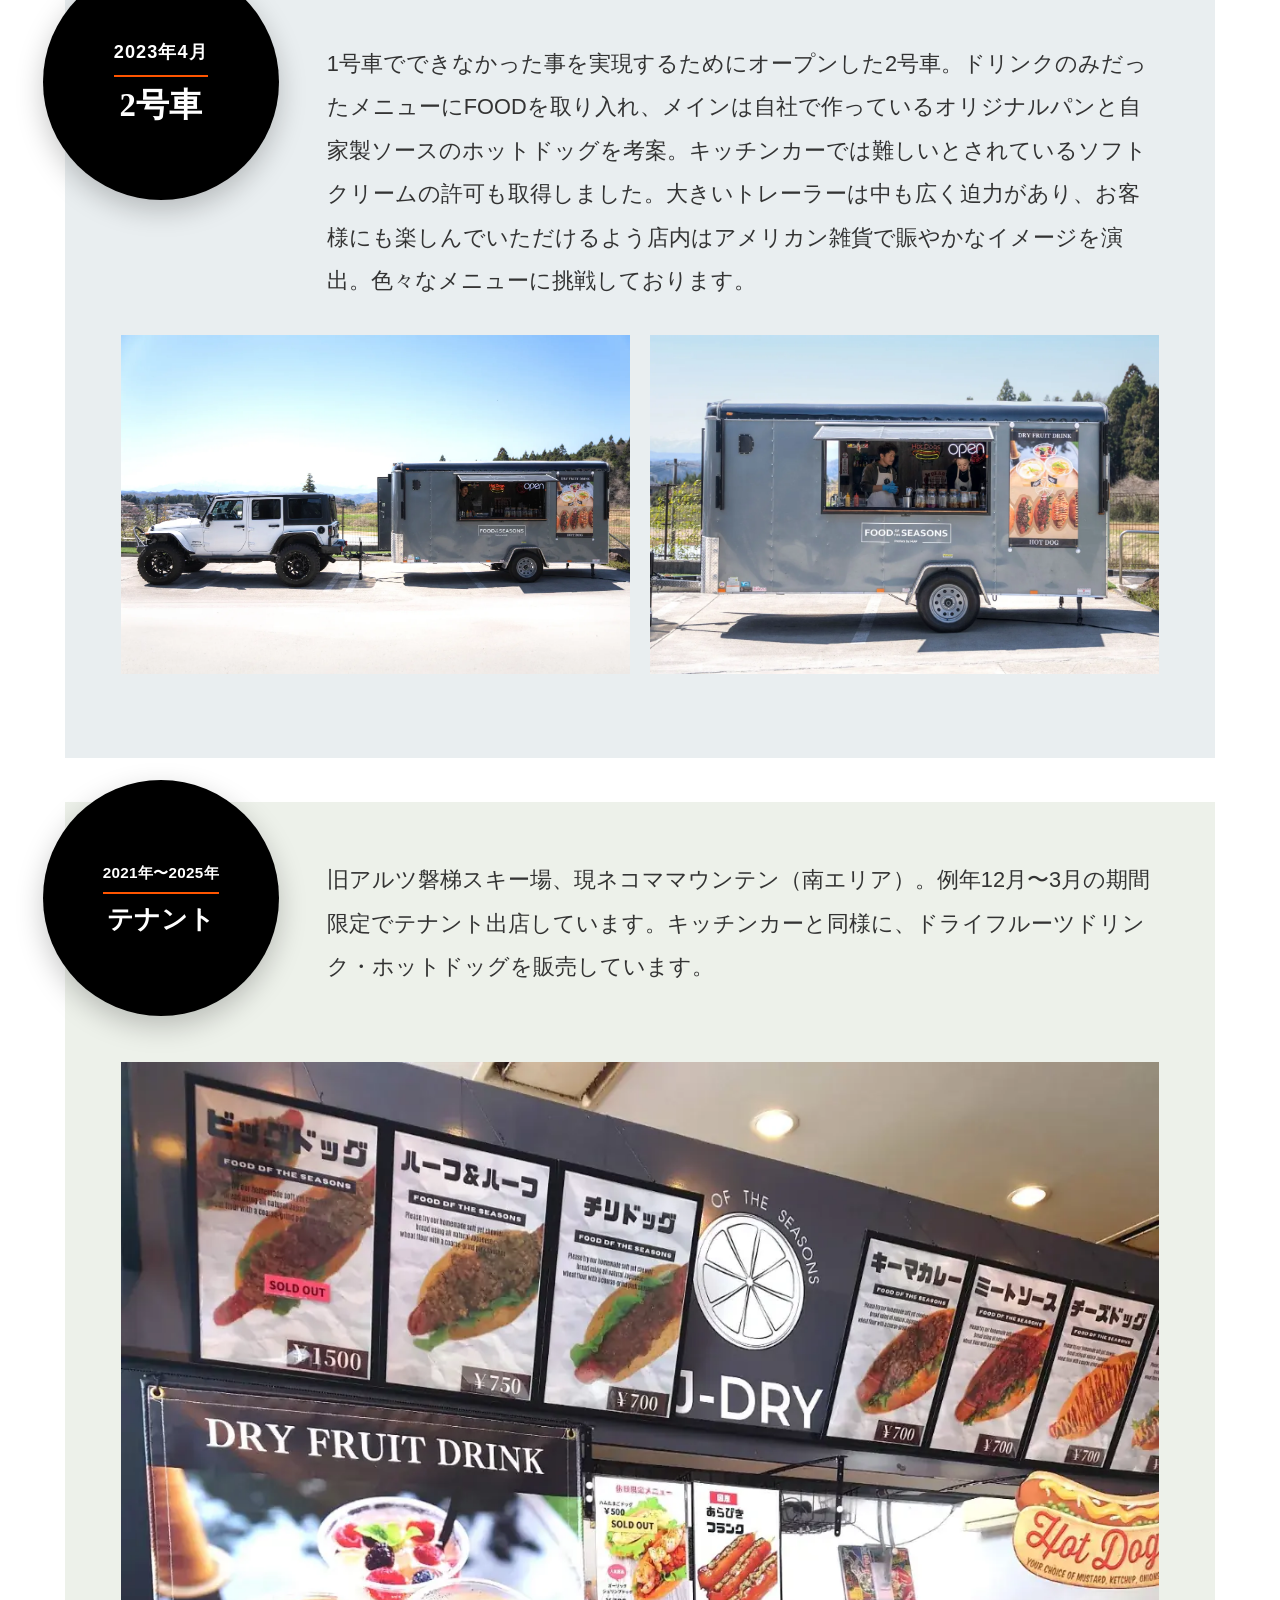
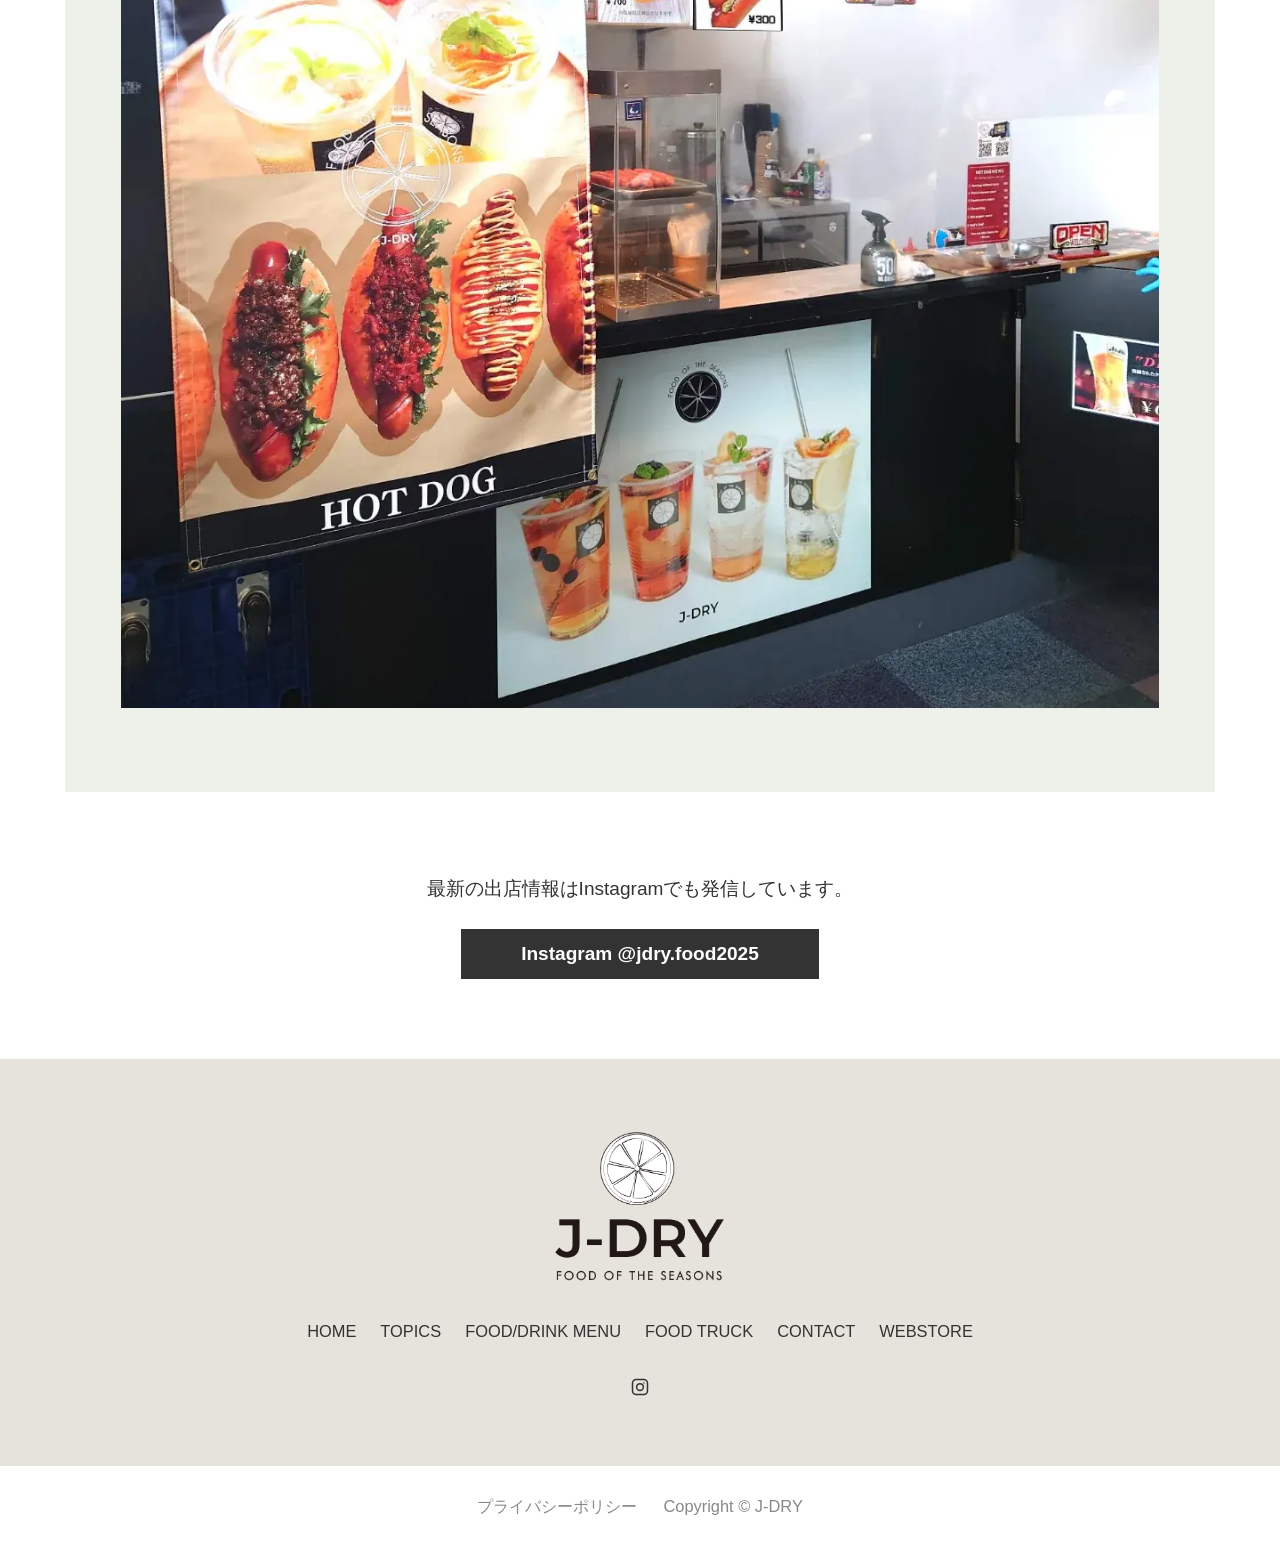
<file: food-truck.html>
<!DOCTYPE html>
<html lang="ja">
<head>
<meta charset="UTF-8">
<meta name="viewport" content="width=device-width, initial-scale=1">
<meta name="robots" content="noindex,nofollow"><!-- STAGING-NOINDEX 2026-09-09 入れ替え公開時に削除 -->
<title>キッチンカー｜J-DRY（国産ドライフルーツ・須賀川市）</title>
<meta name="description" content="J-DRYのキッチンカー。2019年7月の1号車から国産ドライフルーツのジュースを販売し、2号車ではホットドッグも出しています。例年12月〜3月はネコママウンテンに出店。最新の出店先はInstagramで。">
<link rel="canonical" href="https://j-dry.com/food-truck.html">
<meta property="og:type" content="website">
<meta property="og:site_name" content="J-DRY">
<meta property="og:locale" content="ja_JP">
<meta property="og:title" content="キッチンカー｜J-DRY（国産ドライフルーツ・須賀川市）">
<meta property="og:description" content="J-DRYのキッチンカー。2019年7月の1号車から国産ドライフルーツのジュースを販売し、2号車ではホットドッグも出しています。例年12月〜3月はネコママウンテンに出店。最新の出店先はInstagramで。">
<meta property="og:url" content="https://j-dry.com/food-truck.html">
<!-- STAGING-OGIMAGE 2026-09-09 入れ替え公開時に https://j-dry.com/assets/img/ogp.jpg へ差し替える -->
<meta property="og:image" content="https://bunchan-groobeat.github.io/jdry-hp/assets/img/ogp.jpg">
<meta property="og:image:width" content="1200">
<meta property="og:image:height" content="630">
<meta name="twitter:card" content="summary_large_image">
<link rel="icon" href="/favicon.ico" sizes="any">
<link rel="apple-touch-icon" href="/apple-touch-icon.png">
<script type="application/ld+json">
{
  "@context": "https://schema.org",
  "@graph": [
    {
      "@type": "BreadcrumbList",
      "itemListElement": [
        {
          "@type": "ListItem",
          "position": 1,
          "name": "ホーム",
          "item": "https://j-dry.com/"
        },
        {
          "@type": "ListItem",
          "position": 2,
          "name": "FOOD TRUCK",
          "item": "https://j-dry.com/food-truck.html"
        }
      ]
    }
  ]
}
</script>
<link rel="stylesheet" href="assets/css/style.css?v=20261018d">
</head>
<body>

<!-- ===== ヘッダー ===== -->
<header id="header">
  <div id="header_inner">
    <div id="logo_image"><a href="index.html"><picture><source media="(max-width:820px)" srcset="assets/img/logo_b_s.png" width="183" height="45"><source type="image/webp" srcset="assets/img/logo-resized.webp" width="175" height="155"><img src="assets/img/logo-resized.png" alt="J-DRY" width="175" height="155"></picture></a></div>
    <input type="checkbox" id="nav_toggle">
    <label class="nav_toggle_btn" for="nav_toggle" aria-label="メニュー"><span></span></label>
    <nav class="global_menu">
      <ul>
        <li><a href="index.html">HOME</a></li>
        <li><a href="topics.html">TOPICS</a></li>
        <li>
          <a href="menu.html">FOOD/DRINK MENU</a>
          <ul>
            <li><a href="menu.html#dryfruit">ドライフルーツ</a></li>
            <li><a href="menu.html#drink">ドライフルーツジュース</a></li>
            <li><a href="menu.html#herbtea">ハーブティー</a></li>
            <li><a href="menu.html#syrup">ドライフルーツシロップ</a></li>
            <li><a href="menu.html#granola">グラノーラ</a></li>
            <li><a href="menu.html#other">その他</a></li>
          </ul>
        </li>
        <li><a href="food-truck.html">FOOD TRUCK</a></li>
        <li><a href="contact.html">CONTACT</a></li>
        <li><a href="https://jdryfood8989.base.shop/" target="_blank" rel="noopener">WEBSTORE</a></li>
      </ul>
    </nav>
  </div>
</header>

<!-- ★2026-09-09 社長指示「フードトラックページのトップに1号車の画像いれて」。
     見出し帯をベージュ地から1号車の写真に差し替える。文字が読めるよう暗い面を重ねる。 -->
<div id="main_image3" class="mi-photo mi-truck1"><h1>FOOD TRUCK</h1></div>
<div class="container"><p class="breadcrumb"><a href="index.html">ホーム</a> &gt; FOOD TRUCK</p></div>

<div class="ft_section">
  <!-- リード -->
  <div class="ft_lead">
    <p class="desc">2019年の1号車から始まったJ-DRYのキッチンカー。国産原料・低温乾燥にこだわったドライフルーツドリンクを軸に、FOODメニューやテナント出店へと広がってきました。</p>
  </div>

  <!-- 1号車 -->
  <div class="ft_row ft_row--truck1">
    <div class="ft_head">
      <div class="ft_title">
        <p class="ft_year">2019年7月</p>
        <h2 class="headline">1号車</h2>
      </div>
      <p class="desc">須賀川市内の自社工場で加工した国産ドライフルーツを使って、果物の素材を生かした完全無添加ドライフルーツジュースの販売をスタート。旬の果物を問わずいつでも多種多様なドライフルーツドリンクが味わえる、新しいドリンクとしてオープンしました。</p>
    </div>
    <div class="ft_image ft_image--2">
      <img src="assets/img/foodtruck/truck1-1.webp" width="1600" height="1067" alt="J-DRY 1号車 キッチンカー（FOOD OF THE SEASONS）" loading="lazy">
      <img src="assets/img/foodtruck/truck1-2.webp" width="1400" height="933" alt="J-DRY 1号車 イベント出店の様子" loading="lazy">
    </div>
  </div>

  <!-- 2号車 -->
  <div class="ft_row ft_row--truck2">
    <div class="ft_head">
      <div class="ft_title">
        <p class="ft_year">2023年4月</p>
        <h2 class="headline">2号車</h2>
      </div>
      <p class="desc">1号車でできなかった事を実現するためにオープンした2号車。ドリンクのみだったメニューにFOODを取り入れ、メインは自社で作っているオリジナルパンと自家製ソースのホットドッグを考案。キッチンカーでは難しいとされているソフトクリームの許可も取得しました。大きいトレーラーは中も広く迫力があり、お客様にも楽しんでいただけるよう店内はアメリカン雑貨で賑やかなイメージを演出。色々なメニューに挑戦しております。</p>
    </div>
    <div class="ft_image ft_image--2">
      <img src="assets/img/foodtruck/truck2-1.webp" width="1600" height="1067" alt="J-DRY 2号車 トレーラー（ホットドッグ・ソフトクリーム）" loading="lazy">
      <img src="assets/img/foodtruck/truck2-2.webp" width="1400" height="933" alt="J-DRY 2号車 販売の様子" loading="lazy">
    </div>
  </div>

  <!-- テナント -->
  <div class="ft_row ft_row--tenant">
    <div class="ft_head">
      <div class="ft_title">
        <p class="ft_year">2021年〜2025年</p>
        <h2 class="headline">テナント</h2>
      </div>
      <p class="desc">旧アルツ磐梯スキー場、現ネコママウンテン（南エリア）。例年12月〜3月の期間限定でテナント出店しています。キッチンカーと同様に、ドライフルーツドリンク・ホットドッグを販売しています。</p>
    </div>
    <div class="ft_image ft_image--1">
      <img src="assets/img/foodtruck/tenant-1.webp" width="1167" height="1400" alt="旧アルツ磐梯（現ネコママウンテン）テナント出店のメニュー" loading="lazy">
    </div>
  </div>
</div>

<div class="ft_section" style="text-align:center;padding-top:0;">
  <p class="desc" style="margin-bottom:24px;">最新の出店情報はInstagramでも発信しています。</p>
  <a class="link_button" href="https://www.instagram.com/jdry.food2025/" target="_blank" rel="noopener">Instagram @jdry.food2025</a>
</div>

<!-- ===== フッター ===== -->
<footer>
  <div id="footer_top">
    <div id="footer_top_inner">
      <div id="footer_logo_image"><a href="index.html"><picture><source media="(max-width:820px)" srcset="assets/img/logo_b_s.png" width="183" height="45"><source type="image/webp" srcset="assets/img/logo-resized.webp" width="175" height="155"><img src="assets/img/logo-resized.png" alt="J-DRY" width="175" height="155"></picture></a></div>
      <ul id="footer_menu_list">
        <li><a href="index.html">HOME</a></li>
        <li><a href="topics.html">TOPICS</a></li>
        <li><a href="menu.html">FOOD/DRINK MENU</a></li>
        <li><a href="food-truck.html">FOOD TRUCK</a></li>
        <li><a href="contact.html">CONTACT</a></li>
        <li><a href="https://jdryfood8989.base.shop/" target="_blank" rel="noopener">WEBSTORE</a></li>
      </ul>
      <ul id="footer_social">
        <li><a href="https://www.instagram.com/jdry.food2025/" target="_blank" rel="noopener" aria-label="Instagram"><svg class="sns_icon" viewBox="0 0 24 24" width="18" height="18" fill="none" stroke="currentColor" stroke-width="2" stroke-linecap="round" stroke-linejoin="round" aria-hidden="true"><rect x="2" y="2" width="20" height="20" rx="5"/><circle cx="12" cy="12" r="4.5"/><circle cx="17.2" cy="6.8" r="1" fill="currentColor" stroke="none"/></svg></a></li>
      </ul>
    </div>
  </div>
  <div id="footer_bottom"><p id="copyright"><a class="privacy_link" href="privacy.html">プライバシーポリシー</a>Copyright &copy; J-DRY</p></div>
</footer>

<a id="return_top" href="#" aria-label="ページ上部へ戻る">↑</a>
<script src="assets/js/main.js"></script>
</body>
</html>
</file>
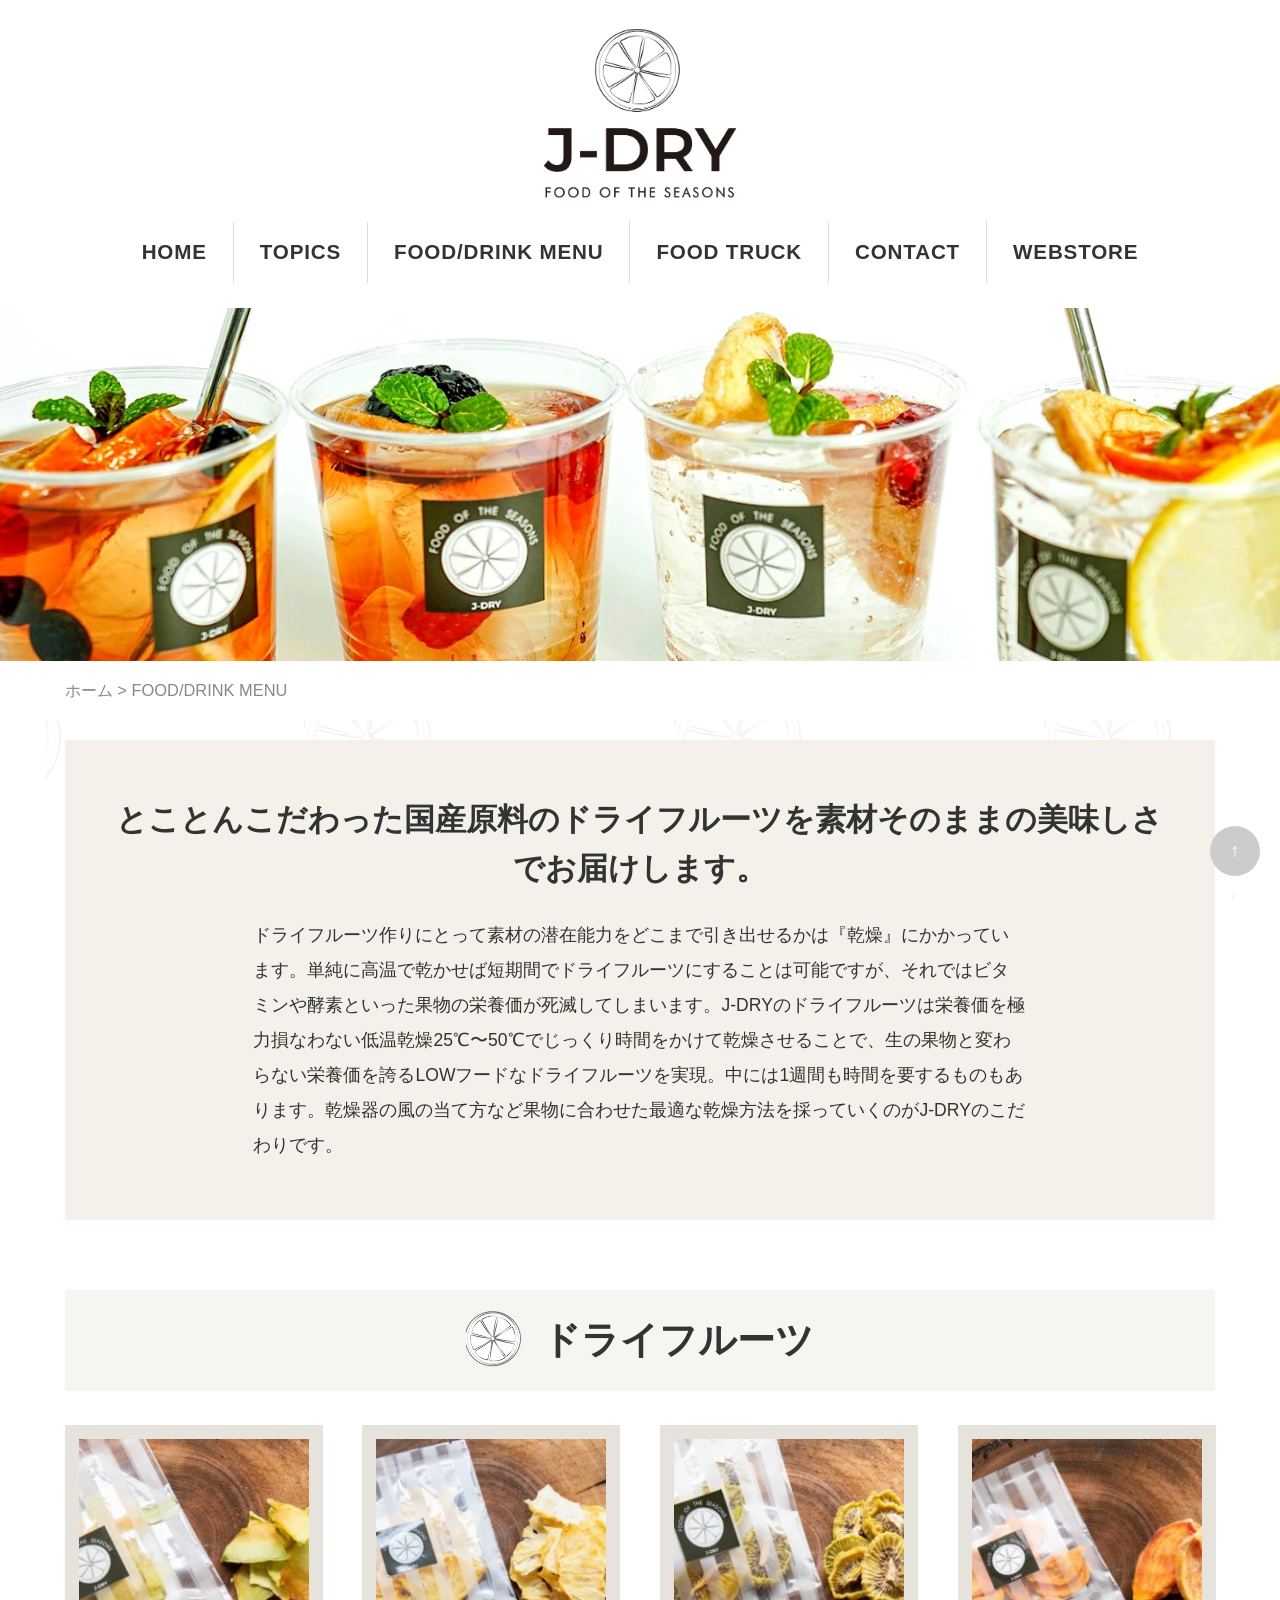
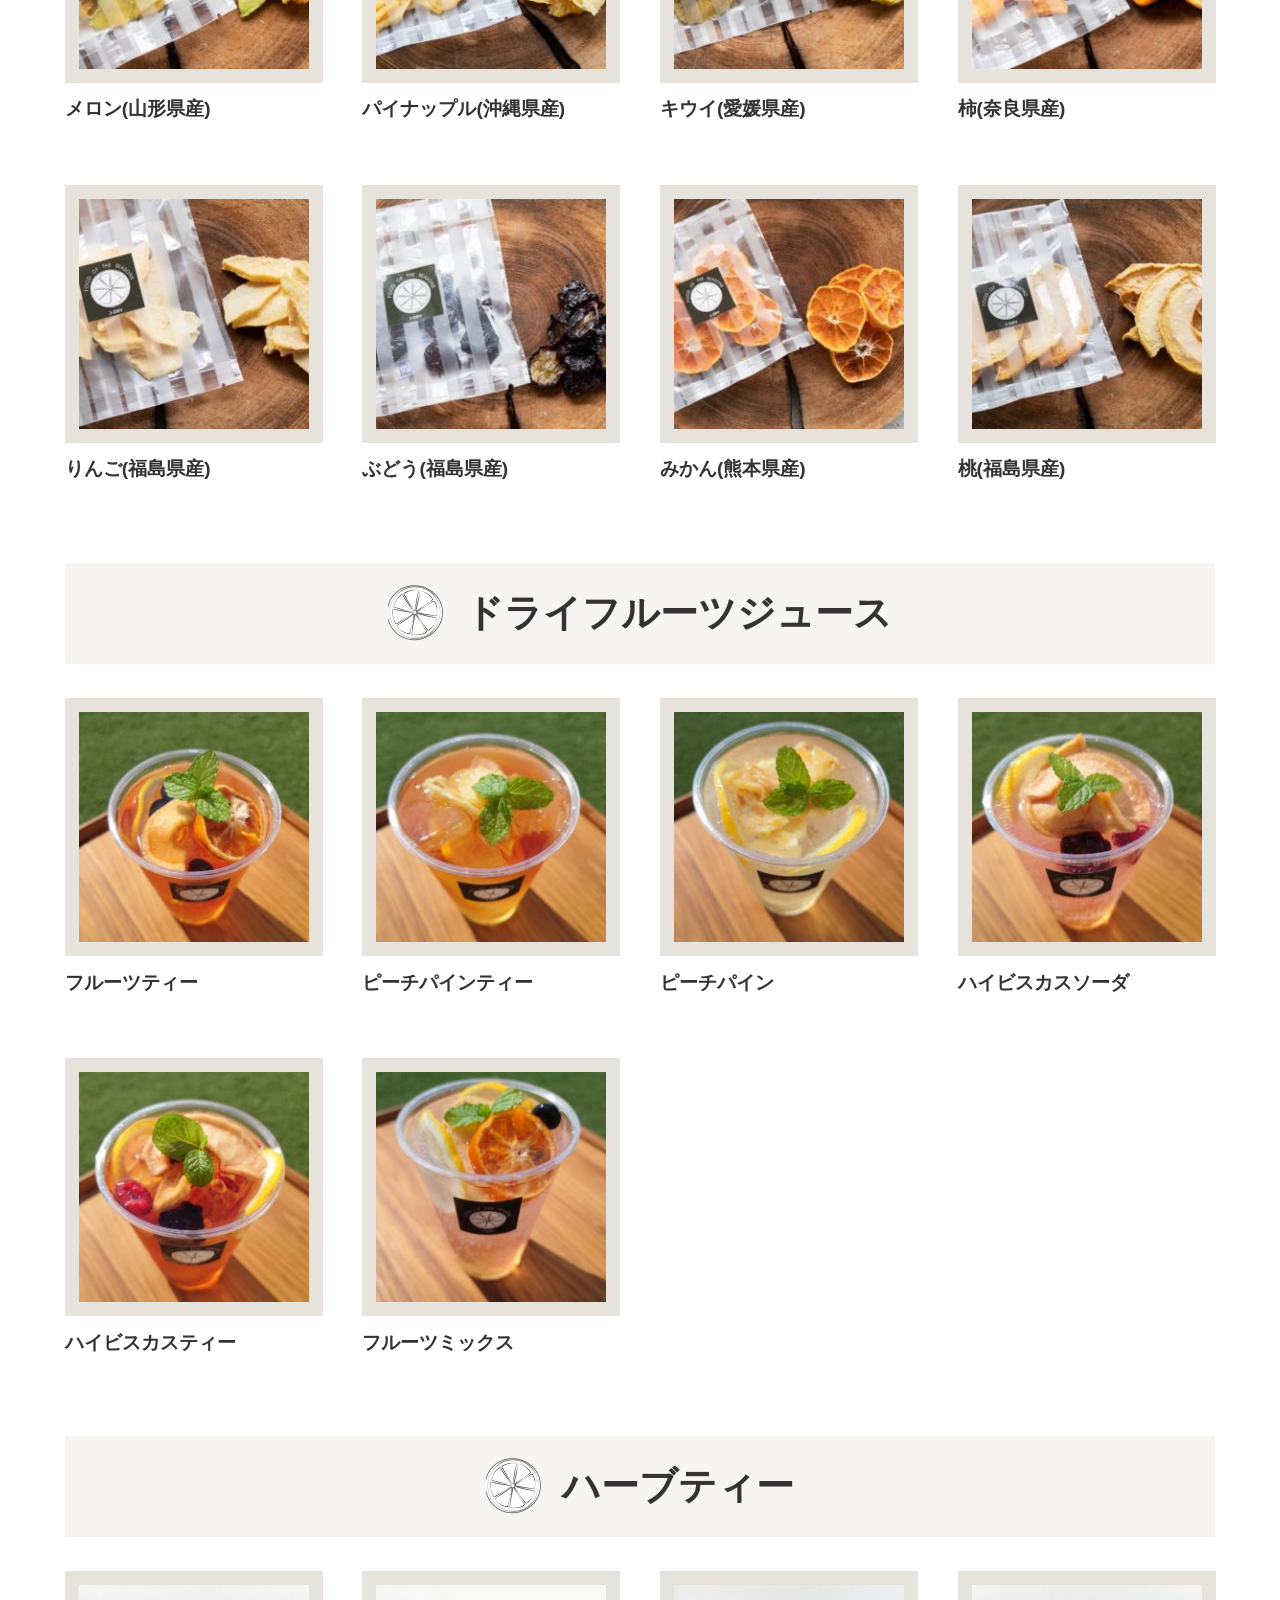
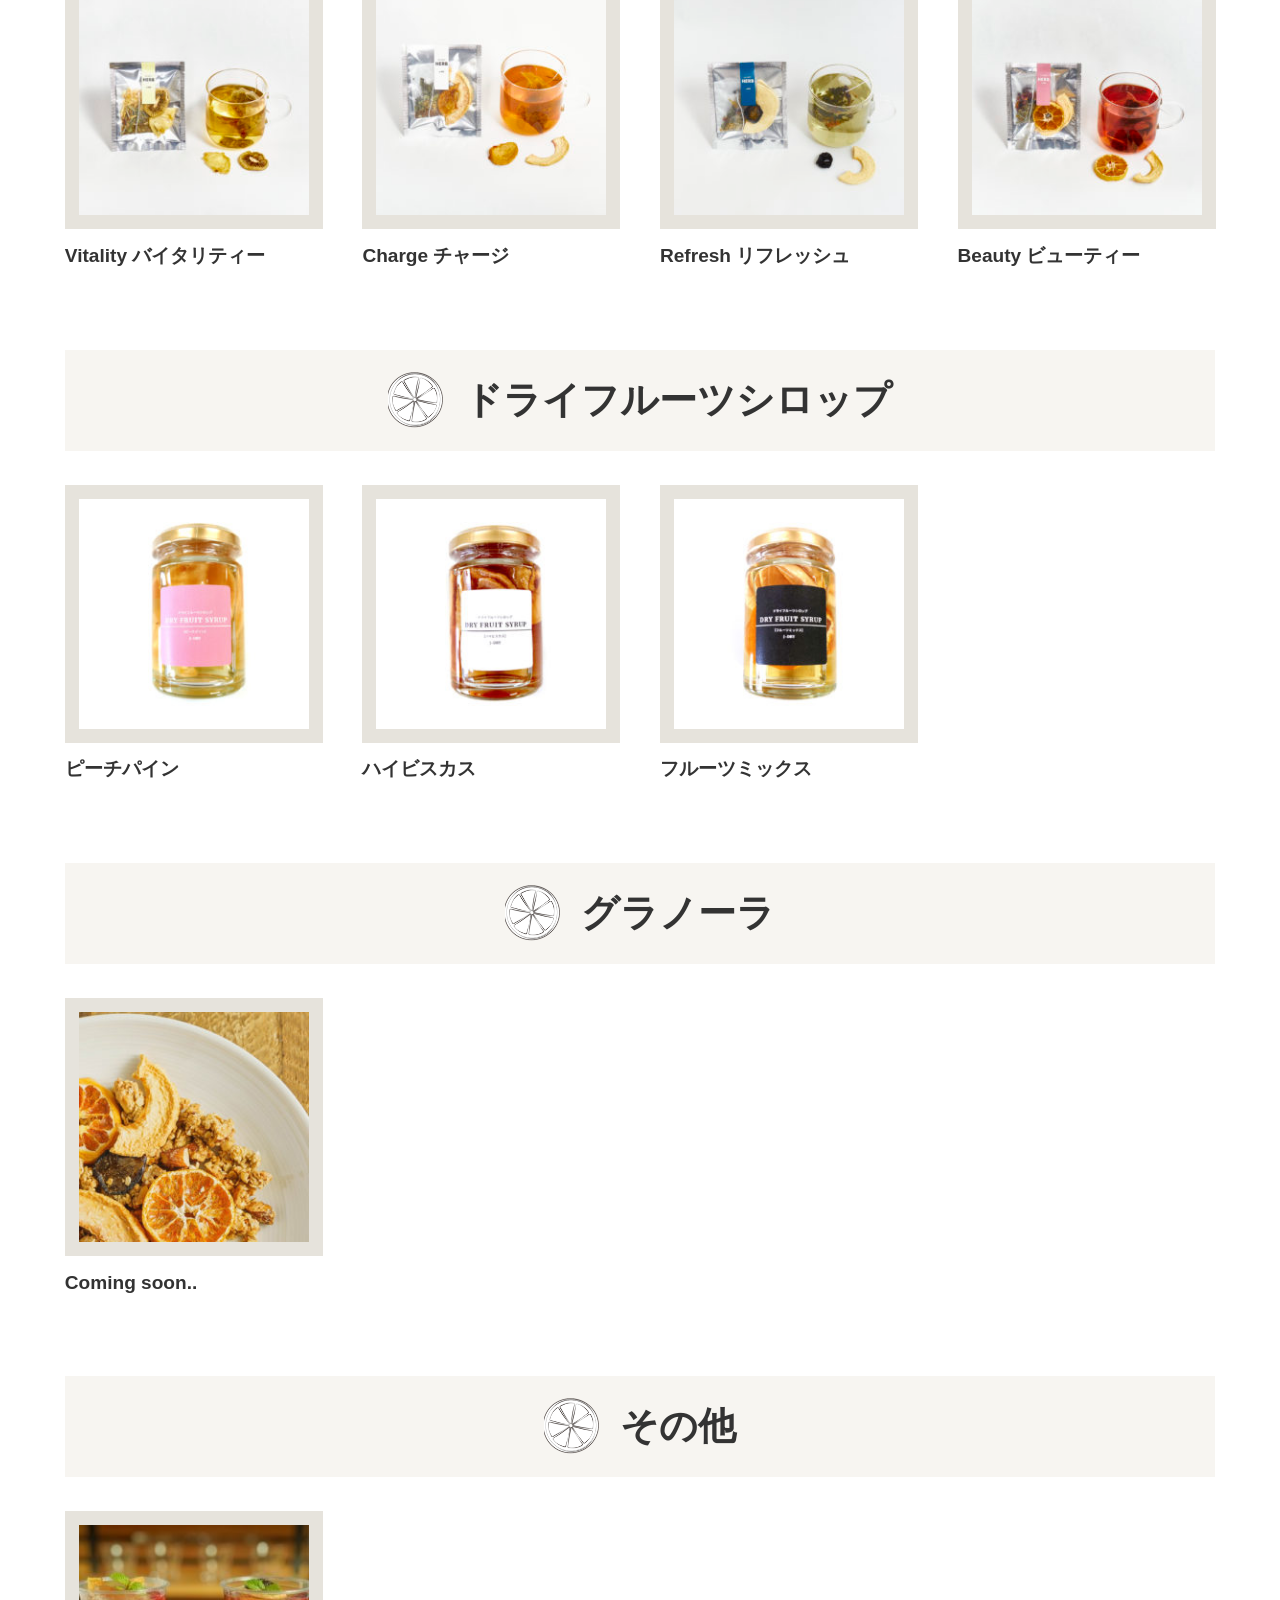
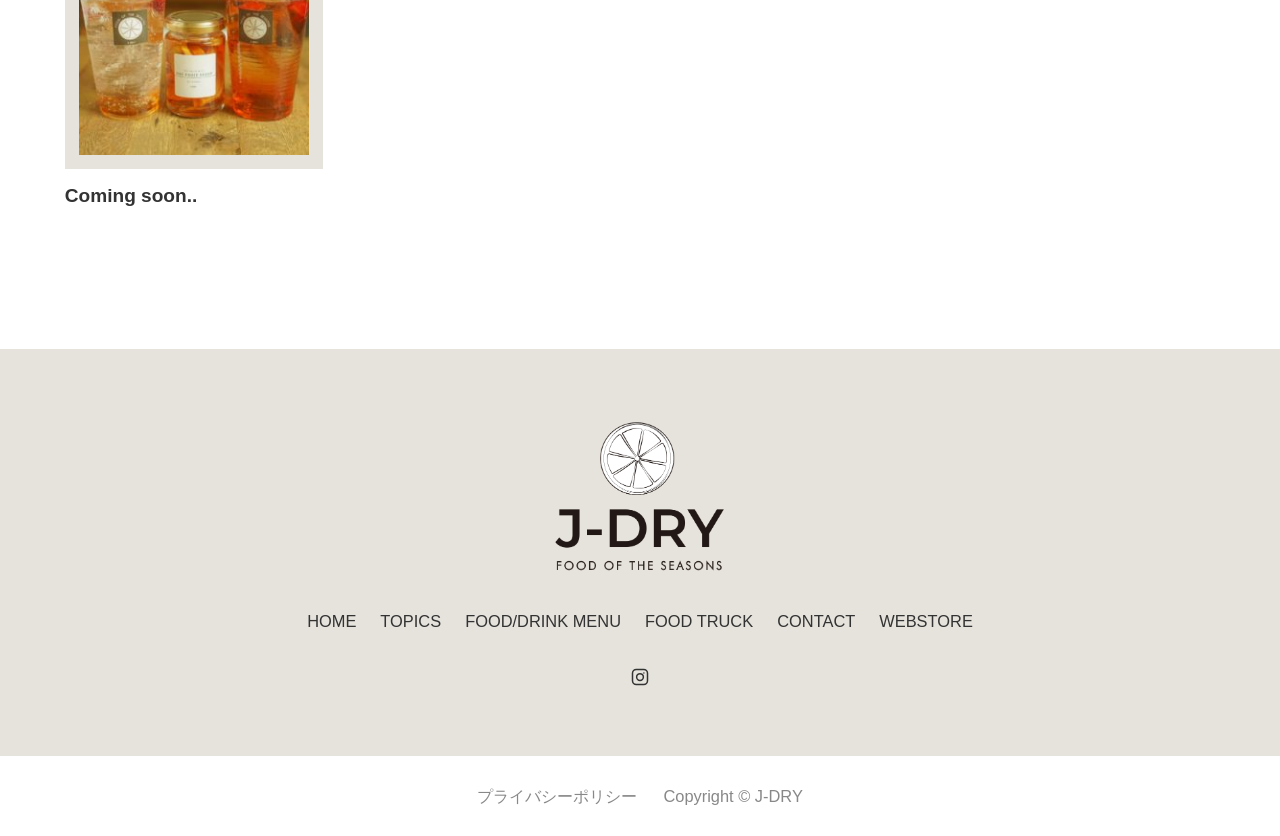
<file: menu.html>
<!DOCTYPE html>
<html lang="ja">
<head>
<meta charset="UTF-8">
<meta name="viewport" content="width=device-width, initial-scale=1">
<meta name="robots" content="noindex,nofollow"><!-- STAGING-NOINDEX 2026-09-09 入れ替え公開時に削除 -->
<title>FOOD/DRINK MENU | J-DRY</title>
<meta name="description" content="J-DRYのドライフルーツ・ドライフルーツジュース・ハーブティー・シロップなどの商品一覧。国産原料・低温乾燥にこだわった商品をご紹介します。">
<link rel="canonical" href="https://j-dry.com/menu.html">
<meta property="og:type" content="website">
<meta property="og:site_name" content="J-DRY">
<meta property="og:locale" content="ja_JP">
<meta property="og:title" content="FOOD/DRINK MENU | J-DRY">
<meta property="og:description" content="J-DRYのドライフルーツ・ドライフルーツジュース・ハーブティー・シロップなどの商品一覧。国産原料・低温乾燥にこだわった商品をご紹介します。">
<meta property="og:url" content="https://j-dry.com/menu.html">
<!-- STAGING-OGIMAGE 2026-09-09 入れ替え公開時に https://j-dry.com/assets/img/ogp.jpg へ差し替える -->
<meta property="og:image" content="https://bunchan-groobeat.github.io/jdry-hp/assets/img/ogp.jpg">
<meta property="og:image:width" content="1200">
<meta property="og:image:height" content="630">
<meta name="twitter:card" content="summary_large_image">
<link rel="icon" href="/favicon.ico" sizes="any">
<link rel="apple-touch-icon" href="/apple-touch-icon.png">
<script type="application/ld+json">
{
  "@context": "https://schema.org",
  "@graph": [
    {
      "@type": "BreadcrumbList",
      "itemListElement": [
        {
          "@type": "ListItem",
          "position": 1,
          "name": "ホーム",
          "item": "https://j-dry.com/"
        },
        {
          "@type": "ListItem",
          "position": 2,
          "name": "FOOD/DRINK MENU",
          "item": "https://j-dry.com/menu.html"
        }
      ]
    },
    {
      "@type": "ItemList",
      "name": "J-DRY の商品カテゴリ",
      "itemListElement": [
        {
          "@type": "ListItem",
          "position": 1,
          "name": "ドライフルーツ",
          "url": "https://j-dry.com/menu.html#dryfruit"
        },
        {
          "@type": "ListItem",
          "position": 2,
          "name": "ドライフルーツジュース",
          "url": "https://j-dry.com/menu.html#drink"
        },
        {
          "@type": "ListItem",
          "position": 3,
          "name": "ハーブティー",
          "url": "https://j-dry.com/menu.html#herbtea"
        },
        {
          "@type": "ListItem",
          "position": 4,
          "name": "ドライフルーツシロップ",
          "url": "https://j-dry.com/menu.html#syrup"
        },
        {
          "@type": "ListItem",
          "position": 5,
          "name": "グラノーラ",
          "url": "https://j-dry.com/menu.html#granola"
        },
        {
          "@type": "ListItem",
          "position": 6,
          "name": "その他",
          "url": "https://j-dry.com/menu.html#other"
        }
      ]
    }
  ]
}
</script>
<link rel="stylesheet" href="assets/css/style.css?v=20261018d">
</head>
<body>

<!-- ===== ヘッダー ===== -->
<header id="header">
  <div id="header_inner">
    <div id="logo_image"><a href="index.html"><picture><source media="(max-width:820px)" srcset="assets/img/logo_b_s.png" width="183" height="45"><source type="image/webp" srcset="assets/img/logo-resized.webp" width="175" height="155"><img src="assets/img/logo-resized.png" alt="J-DRY" width="175" height="155"></picture></a></div>
    <input type="checkbox" id="nav_toggle">
    <label class="nav_toggle_btn" for="nav_toggle" aria-label="メニュー"><span></span></label>
    <nav class="global_menu">
      <ul>
        <li><a href="index.html">HOME</a></li>
        <li><a href="topics.html">TOPICS</a></li>
        <li>
          <a href="menu.html">FOOD/DRINK MENU</a>
          <ul>
            <li><a href="menu.html#dryfruit">ドライフルーツ</a></li>
            <li><a href="menu.html#drink">ドライフルーツジュース</a></li>
            <li><a href="menu.html#herbtea">ハーブティー</a></li>
            <li><a href="menu.html#syrup">ドライフルーツシロップ</a></li>
            <li><a href="menu.html#granola">グラノーラ</a></li>
            <li><a href="menu.html#other">その他</a></li>
          </ul>
        </li>
        <li><a href="food-truck.html">FOOD TRUCK</a></li>
        <li><a href="contact.html">CONTACT</a></li>
        <li><a href="https://jdryfood8989.base.shop/" target="_blank" rel="noopener">WEBSTORE</a></li>
      </ul>
    </nav>
  </div>
</header>

<div id="main_image"><img src="assets/img/mainvisual/mainvisual_01.webp" width="1450" height="400" alt="J-DRY"></div>
<div class="container"><p class="breadcrumb"><a href="index.html">ホーム</a> &gt; FOOD/DRINK MENU</p></div>

<div id="menu_archive">

  <!-- 導入文 -->
  <div class="menu_intro">
    <h1 class="headline">とことんこだわった国産原料のドライフルーツを素材そのままの美味しさでお届けします。</h1>
    <p class="desc">ドライフルーツ作りにとって素材の潜在能力をどこまで引き出せるかは『乾燥』にかかっています。単純に高温で乾かせば短期間でドライフルーツにすることは可能ですが、それではビタミンや酵素といった果物の栄養価が死滅してしまいます。J-DRYのドライフルーツは栄養価を極力損なわない低温乾燥25℃〜50℃でじっくり時間をかけて乾燥させることで、生の果物と変わらない栄養価を誇るLOWフードなドライフルーツを実現。中には1週間も時間を要するものもあります。乾燥器の風の当て方など果物に合わせた最適な乾燥方法を採っていくのがJ-DRYのこだわりです。</p>
  </div>

  <!-- ドライフルーツ -->
  <section class="menu_category" id="dryfruit">
    <h2 class="cat_head"><span>ドライフルーツ</span></h2>
    <div class="menu_items">
      <div class="menu_item"><a class="thumb" href="assets/img/products/image_original-8.jpg" target="_blank"><img src="assets/img/products/image_original-8-240x240.jpg" width="240" height="240" alt="メロン(山形県産)"></a><span class="title">メロン(山形県産)</span><p class="excerpt"></p></div>
      <div class="menu_item"><a class="thumb" href="assets/img/products/image_original-3.jpg" target="_blank"><img src="assets/img/products/image_original-3-240x240.jpg" width="240" height="240" alt="パイナップル(沖縄県産)"></a><span class="title">パイナップル(沖縄県産)</span><p class="excerpt">本来一番美味しいといわれる『完熟』パイナップルを使用しています。濃い黄色から透明がかったきれいな色がそのまま残せるのも低温乾燥技術の強み。袋を開けた瞬間パイナップルの香りが一気に広がります。</p></div>
      <div class="menu_item"><a class="thumb" href="assets/img/products/image_original-1.jpg" target="_blank"><img src="assets/img/products/image_original-1-240x240.jpg" width="240" height="240" alt="キウイ(愛媛県産)"></a><span class="title">キウイ(愛媛県産)</span><p class="excerpt">体に良いフルーツ№１を誇るキウイフルーツ。そのまま食べてもおいしいものだけを乾燥しています。低温でゆっくり乾燥することで美味しさが凝縮されキウイフルーツ本来の美味しさがそのまま味わえます。鮮やかな色と、プチっとした種の食感も。</p></div>
      <div class="menu_item"><a class="thumb" href="assets/img/products/image_original-5.jpg" target="_blank"><img src="assets/img/products/image_original-5-240x240.jpg" width="240" height="240" alt="柿(奈良県産)"></a><span class="title">柿(奈良県産)</span><p class="excerpt">糖度が高く、柿の王様と言われる『富有柿』を低温で２日かけて乾燥させました。乾燥することで甘味、旨味が増して食べ応えあります。</p></div>
      <div class="menu_item"><a class="thumb" href="assets/img/products/image_original-40.jpg" target="_blank"><img src="assets/img/products/image_original-40-240x240.jpg" width="240" height="240" alt="りんご(福島県産)"></a><span class="title">りんご(福島県産)</span><p class="excerpt">酵素と栄養を極力壊さないように極低温で５日間かけてゆっくりと乾燥させました。噛むたびにりんごのシャキっとした食感が復元され美味しさが口の中に溢れてきます。</p></div>
      <div class="menu_item"><a class="thumb" href="assets/img/products/image_original-28.jpg" target="_blank"><img src="assets/img/products/image_original-28-240x240.jpg" width="240" height="240" alt="ぶどう(福島県産)"></a><span class="title">ぶどう(福島県産)</span><p class="excerpt">甘味が強い希少品種の『高尾』、粒が大きく食べ応えのある『ピオーネ』この2種類を低温で２日間かけてゆっくりと乾燥しました。干しぶどうの域を超えた味わいになっています。</p></div>
      <div class="menu_item"><a class="thumb" href="assets/img/products/image_original-32.jpg" target="_blank"><img src="assets/img/products/image_original-32-240x240.jpg" width="240" height="240" alt="みかん(熊本県産)"></a><span class="title">みかん(熊本県産)</span><p class="excerpt">果物の中でもトップクラスの栄養価を誇るみかん。丸ごと乾燥しているので皮の白い部分に多く含まれるビタミン類もたくさん摂取できます。サクッとした食感と香りが楽しめます。</p></div>
      <div class="menu_item"><a class="thumb" href="assets/img/products/image_original-26.jpg" target="_blank"><img src="assets/img/products/image_original-26-240x240.jpg" width="240" height="240" alt="桃(福島県産)"></a><span class="title">桃(福島県産)</span><p class="excerpt">ドライフルーツでは珍しい国産桃を風味や色合いを損なわないように極低温で５日間かけてゆっくり乾燥させました。噛むたびに美味しく桃の風味が徐々に広がります。</p></div>
    </div>
  </section>

  <!-- ドライフルーツジュース（新商品） -->
  <section class="menu_category" id="drink">
    <h2 class="cat_head"><span>ドライフルーツジュース</span></h2>
    <div class="menu_items">
      <div class="menu_item"><a class="thumb" href="assets/img/gallery/DSC_2224-768x1024.jpg" target="_blank"><img src="assets/img/gallery/DSC_2224-240x240.jpg" width="240" height="240" alt="フルーツティー"></a><span class="title">フルーツティー</span><p class="excerpt"></p></div>
      <div class="menu_item"><a class="thumb" href="assets/img/gallery/DSC_2232-768x1024.jpg" target="_blank"><img src="assets/img/gallery/DSC_2232-240x240.jpg" width="240" height="240" alt="ピーチパインティー"></a><span class="title">ピーチパインティー</span><p class="excerpt"></p></div>
      <div class="menu_item"><a class="thumb" href="assets/img/gallery/DSC_2213-768x1024.jpg" target="_blank"><img src="assets/img/gallery/DSC_2213-240x240.jpg" width="240" height="240" alt="ピーチパイン"></a><span class="title">ピーチパイン</span><p class="excerpt"></p></div>
      <div class="menu_item"><a class="thumb" href="assets/img/gallery/DSC_2249-768x1024.jpg" target="_blank"><img src="assets/img/gallery/DSC_2249-240x240.jpg" width="240" height="240" alt="ハイビスカスソーダ"></a><span class="title">ハイビスカスソーダ</span><p class="excerpt"></p></div>
      <div class="menu_item"><a class="thumb" href="assets/img/gallery/DSC_2256-768x1024.jpg" target="_blank"><img src="assets/img/gallery/DSC_2256-240x240.jpg" width="240" height="240" alt="ハイビスカスティー"></a><span class="title">ハイビスカスティー</span><p class="excerpt"></p></div>
      <div class="menu_item"><a class="thumb" href="assets/img/gallery/DSC_2203-768x1024.jpg" target="_blank"><img src="assets/img/gallery/DSC_2203-240x240.jpg" width="240" height="240" alt="フルーツミックス"></a><span class="title">フルーツミックス</span><p class="excerpt"></p></div>
    </div>
  </section>

  <!-- ハーブティー -->
  <section class="menu_category" id="herbtea">
    <h2 class="cat_head"><span>ハーブティー</span></h2>
    <div class="menu_items">
      <div class="menu_item"><a class="thumb" href="assets/img/gallery/J-DRY12--1024x683.jpg" target="_blank"><img src="assets/img/gallery/J-DRY12--240x240.jpg" width="240" height="240" alt="Vitality バイタリティー"></a><span class="title">Vitality バイタリティー</span><p class="excerpt">乾燥キウイ(愛媛県産)、乾燥パイナップル(沖縄県産)、グリーンルイボス、レモングラス、レモンバーベナ、マリーゴールド、ローズヒップ<br>※レモングラスの香り レモンティーのような味わい<br>※冷やしてシロップを加えてもおいしい</p></div>
      <div class="menu_item"><a class="thumb" href="assets/img/gallery/J-DRY14-1024x683.jpg" target="_blank"><img src="assets/img/gallery/J-DRY14-240x240.jpg" width="240" height="240" alt="Charge チャージ"></a><span class="title">Charge チャージ</span><p class="excerpt">乾燥桃(福島県産)、乾燥柿(奈良県産)、レッドルイボス、ペパーミント、エルダー、レモンバーベナ、ローズヒップ<br>※ルイボスベースとミントの爽やかなハーブティー　癖がなく色々なドライフルーツと相性がいい<br>※甘みを加えてもおいしい</p></div>
      <div class="menu_item"><a class="thumb" href="assets/img/gallery/J-DRY13--1024x683.jpg" target="_blank"><img src="assets/img/gallery/J-DRY13--240x240.jpg" width="240" height="240" alt="Refresh リフレッシュ"></a><span class="title">Refresh リフレッシュ</span><p class="excerpt">乾燥りんご(福島県産)、乾燥ぶどう(福島県産)、バタフライピー、ペパーミント、エルダー、ストロベリーリーフ、ローズヒップ<br>※ミントの香りのきいたすっきりさわやかなハーブティー<br>※時間を置くと濃いブルーになる。(レモンを加えるとピンクに)</p></div>
      <div class="menu_item"><a class="thumb" href="assets/img/gallery/J-DRY11--1024x683.jpg" target="_blank"><img src="assets/img/gallery/J-DRY11--240x240.jpg" width="240" height="240" alt="Beauty ビューティー"></a><span class="title">Beauty ビューティー</span><p class="excerpt">乾燥桃(福島県産)、乾燥みかん(熊本県産)、ローズヒップ、ハイビスカス、レモングラス、ラズベリーリーフ、ローズ<br>※ビタミンやクエン酸たっぷりの酸味のあるハーブティー<br>※シロップや砂糖で甘みを加えるとジュースのように飲みやすい</p></div>
    </div>
  </section>

  <!-- ドライフルーツシロップ -->
  <section class="menu_category" id="syrup">
    <h2 class="cat_head"><span>ドライフルーツシロップ</span></h2>
    <div class="menu_items">
      <div class="menu_item"><a class="thumb" href="assets/img/products/peachpine-768x1024.jpg" target="_blank"><img src="assets/img/products/peachpine-240x240.jpg" width="240" height="240" alt="ピーチパイン"></a><span class="title">ピーチパイン</span><p class="excerpt">桃(福島県産)・パイナップル(沖縄県産)<br>2021年夏に新発売のピーチパイン。福島県産の桃と沖縄県産の完熟パイナップルを贅沢に使用。パイナップルの爽やかな香りと桃の優しい甘さがとても合います。レモンを加えるとサッパリしておすすめ。</p></div>
      <div class="menu_item"><a class="thumb" href="assets/img/products/hibiscus-768x1024.jpg" target="_blank"><img src="assets/img/products/hibiscus-240x240.jpg" width="240" height="240" alt="ハイビスカス"></a><span class="title">ハイビスカス</span><p class="excerpt">りんご(福島県産)・桃(福島県産)<br>桃とりんごの甘い香りがシロップを引き立ててくれます。少しピンク色はハイビスカスの花の色。無着色で、優しい甘さのシロップはいろんな使い方で楽しんでいただけます。</p></div>
      <div class="menu_item"><a class="thumb" href="assets/img/products/fruitmix-768x1024.jpg" target="_blank"><img src="assets/img/products/fruitmix-240x240.jpg" width="240" height="240" alt="フルーツミックス"></a><span class="title">フルーツミックス</span><p class="excerpt">みかん(熊本県産)・りんご(福島県産)<br>ドライフルーツのりんごと、みかんがまるごと大胆にシロップに入っています。蓋を開けるとみかんの爽やかな香りに包まれます。果物の旨味が少しずつ引き出されて優しい甘さのシロップです。</p></div>
    </div>
  </section>

  <!-- グラノーラ -->
  <section class="menu_category" id="granola">
    <h2 class="cat_head"><span>グラノーラ</span></h2>
    <div class="menu_items">
      <div class="menu_item"><div class="thumb"><img src="assets/img/mainvisual/sp_mainvisual_02-e1633937488510-240x240.jpg" width="240" height="240" alt="グラノーラ Coming soon"></div><span class="title">Coming soon..</span><p class="excerpt"></p></div>
    </div>
  </section>

  <!-- その他 -->
  <section class="menu_category" id="other">
    <h2 class="cat_head"><span>その他</span></h2>
    <div class="menu_items">
      <div class="menu_item"><div class="thumb"><img src="assets/img/products/line_231051676284150-240x240.jpg" width="240" height="240" alt="その他 Coming soon"></div><span class="title">Coming soon..</span><p class="excerpt"></p></div>
    </div>
  </section>

</div>

<!-- ===== フッター ===== -->
<footer>
  <div id="footer_top">
    <div id="footer_top_inner">
      <div id="footer_logo_image"><a href="index.html"><picture><source media="(max-width:820px)" srcset="assets/img/logo_b_s.png" width="183" height="45"><source type="image/webp" srcset="assets/img/logo-resized.webp" width="175" height="155"><img src="assets/img/logo-resized.png" alt="J-DRY" width="175" height="155"></picture></a></div>
      <ul id="footer_menu_list">
        <li><a href="index.html">HOME</a></li>
        <li><a href="topics.html">TOPICS</a></li>
        <li><a href="menu.html">FOOD/DRINK MENU</a></li>
        <li><a href="food-truck.html">FOOD TRUCK</a></li>
        <li><a href="contact.html">CONTACT</a></li>
        <li><a href="https://jdryfood8989.base.shop/" target="_blank" rel="noopener">WEBSTORE</a></li>
      </ul>
      <ul id="footer_social">
        <li><a href="https://www.instagram.com/jdry.food2025/" target="_blank" rel="noopener" aria-label="Instagram"><svg class="sns_icon" viewBox="0 0 24 24" width="18" height="18" fill="none" stroke="currentColor" stroke-width="2" stroke-linecap="round" stroke-linejoin="round" aria-hidden="true"><rect x="2" y="2" width="20" height="20" rx="5"/><circle cx="12" cy="12" r="4.5"/><circle cx="17.2" cy="6.8" r="1" fill="currentColor" stroke="none"/></svg></a></li>
      </ul>
    </div>
  </div>
  <div id="footer_bottom"><p id="copyright"><a class="privacy_link" href="privacy.html">プライバシーポリシー</a>Copyright &copy; J-DRY</p></div>
</footer>

<a id="return_top" href="#" aria-label="ページ上部へ戻る">↑</a>
<script src="assets/js/main.js"></script>
</body>
</html>
</file>
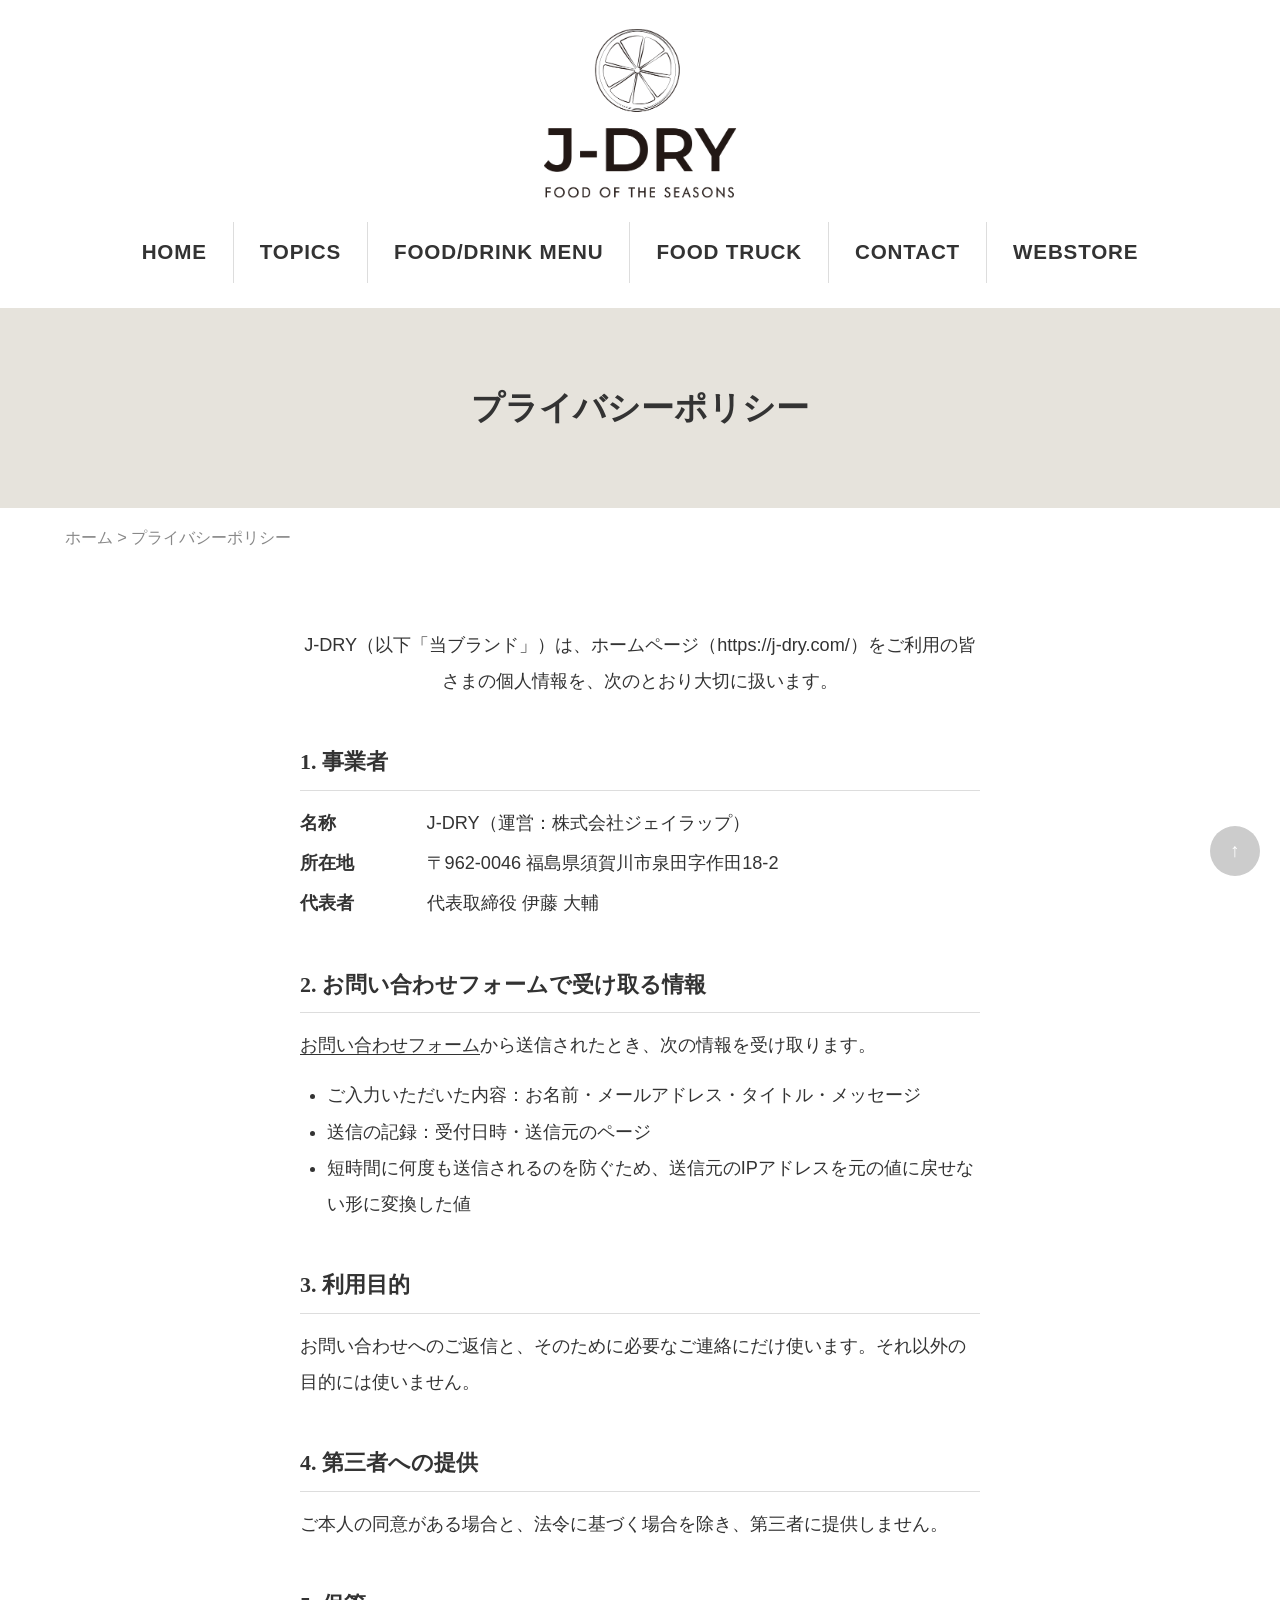
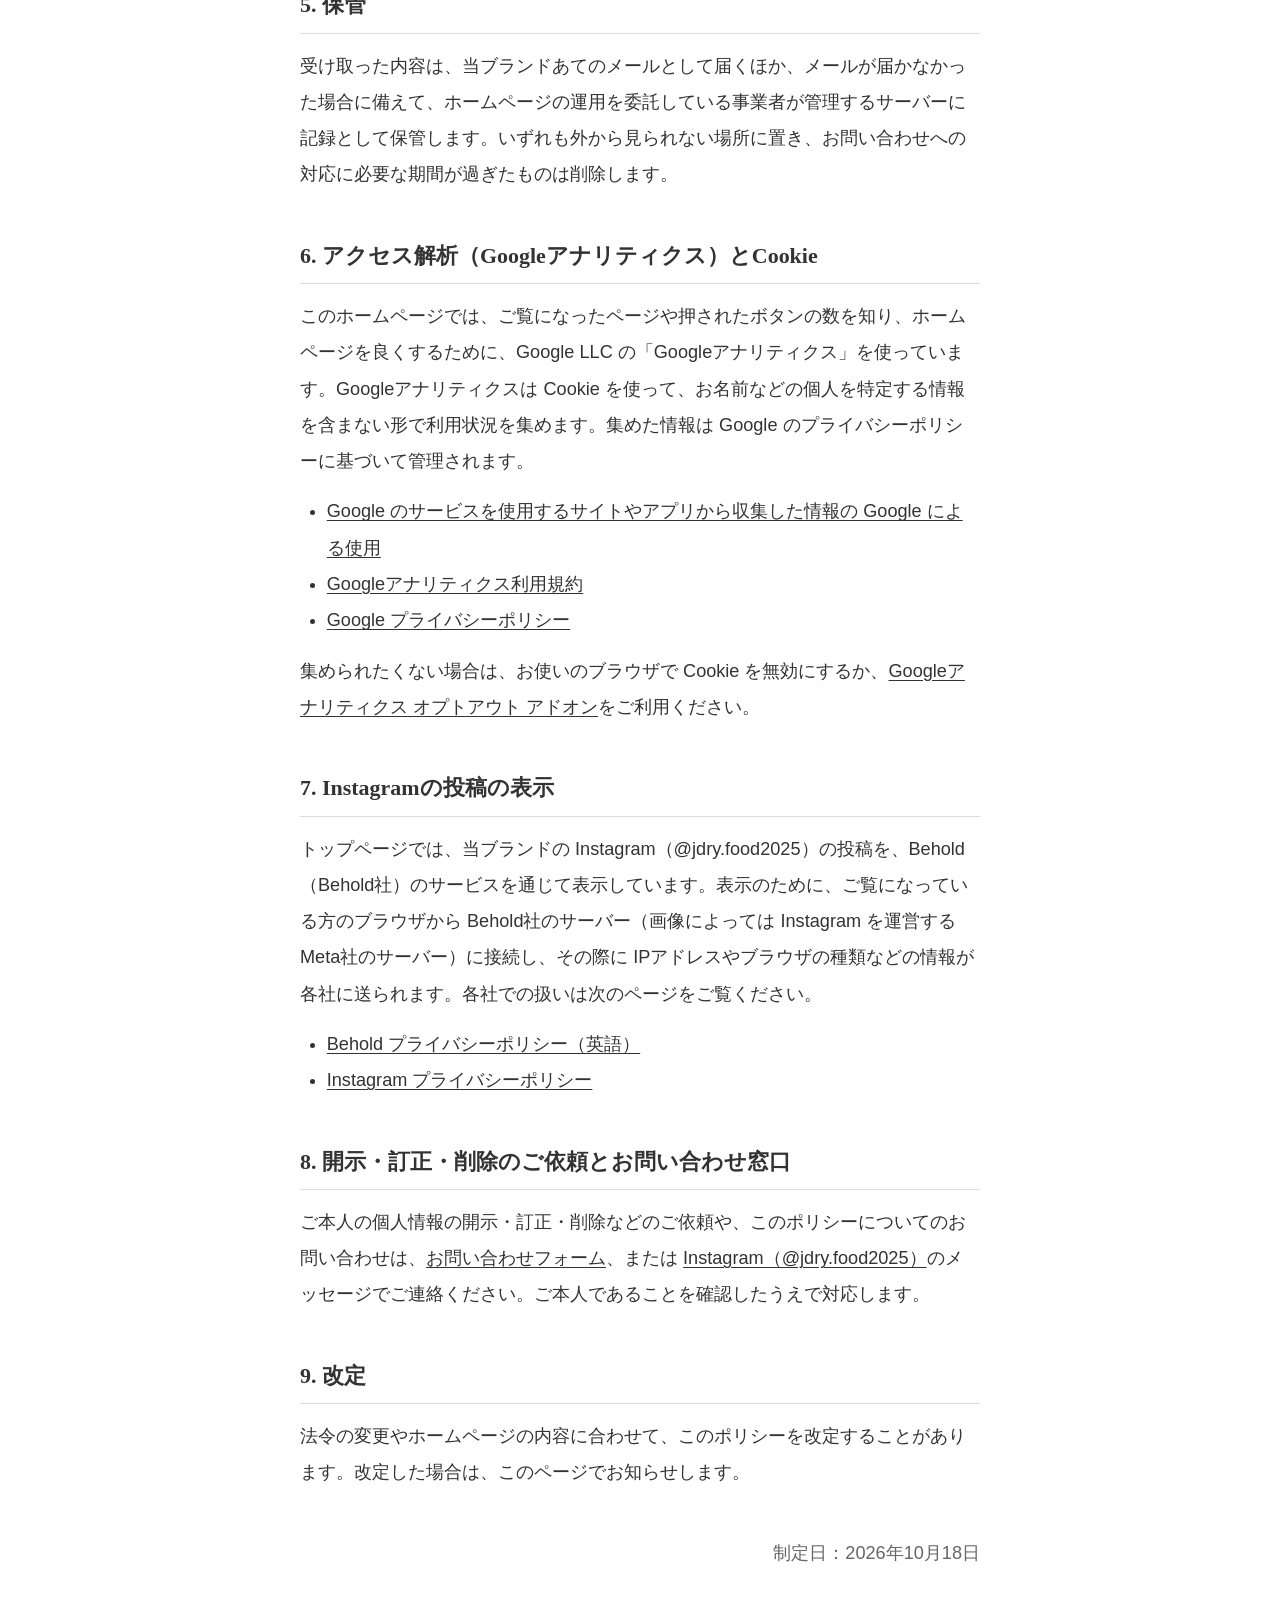
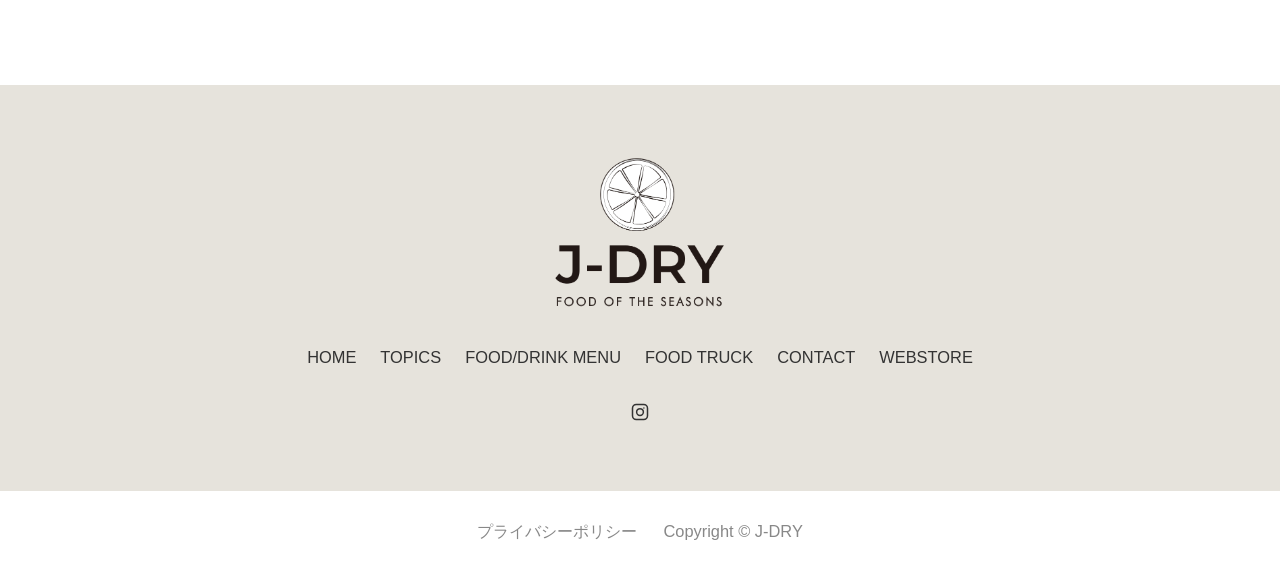
<file: privacy.html>
<!DOCTYPE html>
<html lang="ja">
<head>
<meta charset="UTF-8">
<meta name="viewport" content="width=device-width, initial-scale=1">
<meta name="robots" content="noindex,nofollow"><!-- STAGING-NOINDEX 2026-09-09 入れ替え公開時に削除 -->
<title>プライバシーポリシー｜J-DRY（国産ドライフルーツ・須賀川市）</title>
<meta name="description" content="J-DRYのホームページで受け取る個人情報（お問い合わせフォーム）の扱い、アクセス解析（Googleアナリティクス）とCookie、Instagramの投稿表示に伴う外部への送信についてのご案内です。">
<link rel="canonical" href="https://j-dry.com/privacy.html">
<meta property="og:type" content="website">
<meta property="og:site_name" content="J-DRY">
<meta property="og:locale" content="ja_JP">
<meta property="og:title" content="プライバシーポリシー｜J-DRY（国産ドライフルーツ・須賀川市）">
<meta property="og:description" content="J-DRYのホームページで受け取る個人情報（お問い合わせフォーム）の扱い、アクセス解析（Googleアナリティクス）とCookie、Instagramの投稿表示に伴う外部への送信についてのご案内です。">
<meta property="og:url" content="https://j-dry.com/privacy.html">
<!-- STAGING-OGIMAGE 2026-09-09 入れ替え公開時に https://j-dry.com/assets/img/ogp.jpg へ差し替える -->
<meta property="og:image" content="https://bunchan-groobeat.github.io/jdry-hp/assets/img/ogp.jpg">
<meta property="og:image:width" content="1200">
<meta property="og:image:height" content="630">
<meta name="twitter:card" content="summary_large_image">
<link rel="icon" href="/favicon.ico" sizes="any">
<link rel="apple-touch-icon" href="/apple-touch-icon.png">
<script type="application/ld+json">
{
  "@context": "https://schema.org",
  "@graph": [
    {
      "@type": "BreadcrumbList",
      "itemListElement": [
        {
          "@type": "ListItem",
          "position": 1,
          "name": "ホーム",
          "item": "https://j-dry.com/"
        },
        {
          "@type": "ListItem",
          "position": 2,
          "name": "プライバシーポリシー",
          "item": "https://j-dry.com/privacy.html"
        }
      ]
    },
    {
      "@type": "WebPage",
      "@id": "https://j-dry.com/privacy.html#webpage",
      "url": "https://j-dry.com/privacy.html",
      "name": "プライバシーポリシー | J-DRY",
      "inLanguage": "ja",
      "about": {
        "@id": "https://j-dry.com/#org"
      }
    }
  ]
}
</script>
<link rel="stylesheet" href="assets/css/style.css?v=20261018d">
</head>
<body>

<!-- ★2026-10-18 じろう新設（社長指示「進めて」・10/17検品 Y8）。
     事業者＝社長「ジェイラップと同じで大丈夫」（2026-10-18）。代表者・郵便番号はジェイラップ会社概要 https://ssl.j-rap.co.jp/aboutus/index.html（10/18 太郎取得）。
     電話・FAXは載せない（2026-10-01 社長判断）。
     受け取る項目は send.php（templates/form-php）と form-config（_form-config_本番用.php）を実読して書いた。 -->

<!-- ===== ヘッダー ===== -->
<header id="header">
  <div id="header_inner">
    <div id="logo_image"><a href="index.html"><picture><source media="(max-width:820px)" srcset="assets/img/logo_b_s.png" width="183" height="45"><source type="image/webp" srcset="assets/img/logo-resized.webp" width="175" height="155"><img src="assets/img/logo-resized.png" alt="J-DRY" width="175" height="155"></picture></a></div>
    <input type="checkbox" id="nav_toggle">
    <label class="nav_toggle_btn" for="nav_toggle" aria-label="メニュー"><span></span></label>
    <nav class="global_menu">
      <ul>
        <li><a href="index.html">HOME</a></li>
        <li><a href="topics.html">TOPICS</a></li>
        <li>
          <a href="menu.html">FOOD/DRINK MENU</a>
          <ul>
            <li><a href="menu.html#dryfruit">ドライフルーツ</a></li>
            <li><a href="menu.html#drink">ドライフルーツジュース</a></li>
            <li><a href="menu.html#herbtea">ハーブティー</a></li>
            <li><a href="menu.html#syrup">ドライフルーツシロップ</a></li>
            <li><a href="menu.html#granola">グラノーラ</a></li>
            <li><a href="menu.html#other">その他</a></li>
          </ul>
        </li>
        <li><a href="food-truck.html">FOOD TRUCK</a></li>
        <li><a href="contact.html">CONTACT</a></li>
        <li><a href="https://jdryfood8989.base.shop/" target="_blank" rel="noopener">WEBSTORE</a></li>
      </ul>
    </nav>
  </div>
</header>

<div id="main_image3"><h1>プライバシーポリシー</h1></div>
<div class="container"><p class="breadcrumb"><a href="index.html">ホーム</a> &gt; プライバシーポリシー</p></div>

<div class="contact_wrap privacy_wrap">
  <p class="contact_lead">J-DRY（以下「当ブランド」）は、ホームページ（https://j-dry.com/）をご利用の皆さまの個人情報を、次のとおり大切に扱います。</p>

  <h2>1. 事業者</h2>
  <dl class="privacy_dl">
    <dt>名称</dt><dd>J-DRY（運営：株式会社ジェイラップ）</dd>
    <dt>所在地</dt><dd>〒962-0046 福島県須賀川市泉田字作田18-2</dd>
    <dt>代表者</dt><dd>代表取締役 伊藤 大輔</dd>
  </dl>

  <h2>2. お問い合わせフォームで受け取る情報</h2>
  <p><a href="contact.html">お問い合わせフォーム</a>から送信されたとき、次の情報を受け取ります。</p>
  <ul>
    <li>ご入力いただいた内容：お名前・メールアドレス・タイトル・メッセージ</li>
    <li>送信の記録：受付日時・送信元のページ</li>
    <li>短時間に何度も送信されるのを防ぐため、送信元のIPアドレスを元の値に戻せない形に変換した値</li>
  </ul>

  <h2>3. 利用目的</h2>
  <p>お問い合わせへのご返信と、そのために必要なご連絡にだけ使います。それ以外の目的には使いません。</p>

  <h2>4. 第三者への提供</h2>
  <p>ご本人の同意がある場合と、法令に基づく場合を除き、第三者に提供しません。</p>

  <h2>5. 保管</h2>
  <p>受け取った内容は、当ブランドあてのメールとして届くほか、メールが届かなかった場合に備えて、ホームページの運用を委託している事業者が管理するサーバーに記録として保管します。いずれも外から見られない場所に置き、お問い合わせへの対応に必要な期間が過ぎたものは削除します。</p>

  <h2>6. アクセス解析（Googleアナリティクス）とCookie</h2>
  <p>このホームページでは、ご覧になったページや押されたボタンの数を知り、ホームページを良くするために、Google LLC の「Googleアナリティクス」を使っています。Googleアナリティクスは Cookie を使って、お名前などの個人を特定する情報を含まない形で利用状況を集めます。集めた情報は Google のプライバシーポリシーに基づいて管理されます。</p>
  <ul>
    <li><a href="https://policies.google.com/technologies/partner-sites?hl=ja" target="_blank" rel="noopener">Google のサービスを使用するサイトやアプリから収集した情報の Google による使用</a></li>
    <li><a href="https://marketingplatform.google.com/about/analytics/terms/jp/" target="_blank" rel="noopener">Googleアナリティクス利用規約</a></li>
    <li><a href="https://policies.google.com/privacy?hl=ja" target="_blank" rel="noopener">Google プライバシーポリシー</a></li>
  </ul>
  <p>集められたくない場合は、お使いのブラウザで Cookie を無効にするか、<a href="https://tools.google.com/dlpage/gaoptout?hl=ja" target="_blank" rel="noopener">Googleアナリティクス オプトアウト アドオン</a>をご利用ください。</p>

  <h2>7. Instagramの投稿の表示</h2>
  <p>トップページでは、当ブランドの Instagram（@jdry.food2025）の投稿を、Behold（Behold社）のサービスを通じて表示しています。表示のために、ご覧になっている方のブラウザから Behold社のサーバー（画像によっては Instagram を運営する Meta社のサーバー）に接続し、その際に IPアドレスやブラウザの種類などの情報が各社に送られます。各社での扱いは次のページをご覧ください。</p>
  <ul>
    <li><a href="https://behold.so/privacy/" target="_blank" rel="noopener">Behold プライバシーポリシー（英語）</a></li>
    <li><a href="https://privacycenter.instagram.com/policy" target="_blank" rel="noopener">Instagram プライバシーポリシー</a></li>
  </ul>

  <h2>8. 開示・訂正・削除のご依頼とお問い合わせ窓口</h2>
  <p>ご本人の個人情報の開示・訂正・削除などのご依頼や、このポリシーについてのお問い合わせは、<a href="contact.html">お問い合わせフォーム</a>、または <a href="https://www.instagram.com/jdry.food2025/" target="_blank" rel="noopener">Instagram（@jdry.food2025）</a>のメッセージでご連絡ください。ご本人であることを確認したうえで対応します。</p>

  <h2>9. 改定</h2>
  <p>法令の変更やホームページの内容に合わせて、このポリシーを改定することがあります。改定した場合は、このページでお知らせします。</p>

  <p class="privacy_date">制定日：2026年10月18日</p>
</div>

<!-- ===== フッター ===== -->
<footer>
  <div id="footer_top">
    <div id="footer_top_inner">
      <div id="footer_logo_image"><a href="index.html"><picture><source media="(max-width:820px)" srcset="assets/img/logo_b_s.png" width="183" height="45"><source type="image/webp" srcset="assets/img/logo-resized.webp" width="175" height="155"><img src="assets/img/logo-resized.png" alt="J-DRY" width="175" height="155"></picture></a></div>
      <ul id="footer_menu_list">
        <li><a href="index.html">HOME</a></li>
        <li><a href="topics.html">TOPICS</a></li>
        <li><a href="menu.html">FOOD/DRINK MENU</a></li>
        <li><a href="food-truck.html">FOOD TRUCK</a></li>
        <li><a href="contact.html">CONTACT</a></li>
        <li><a href="https://jdryfood8989.base.shop/" target="_blank" rel="noopener">WEBSTORE</a></li>
      </ul>
      <ul id="footer_social">
        <li><a href="https://www.instagram.com/jdry.food2025/" target="_blank" rel="noopener" aria-label="Instagram"><svg class="sns_icon" viewBox="0 0 24 24" width="18" height="18" fill="none" stroke="currentColor" stroke-width="2" stroke-linecap="round" stroke-linejoin="round" aria-hidden="true"><rect x="2" y="2" width="20" height="20" rx="5"/><circle cx="12" cy="12" r="4.5"/><circle cx="17.2" cy="6.8" r="1" fill="currentColor" stroke="none"/></svg></a></li>
      </ul>
    </div>
  </div>
  <div id="footer_bottom"><p id="copyright"><a class="privacy_link" href="privacy.html">プライバシーポリシー</a>Copyright &copy; J-DRY</p></div>
</footer>

<a id="return_top" href="#" aria-label="ページ上部へ戻る">↑</a>
<script src="assets/js/main.js"></script>
</body>
</html>
</file>
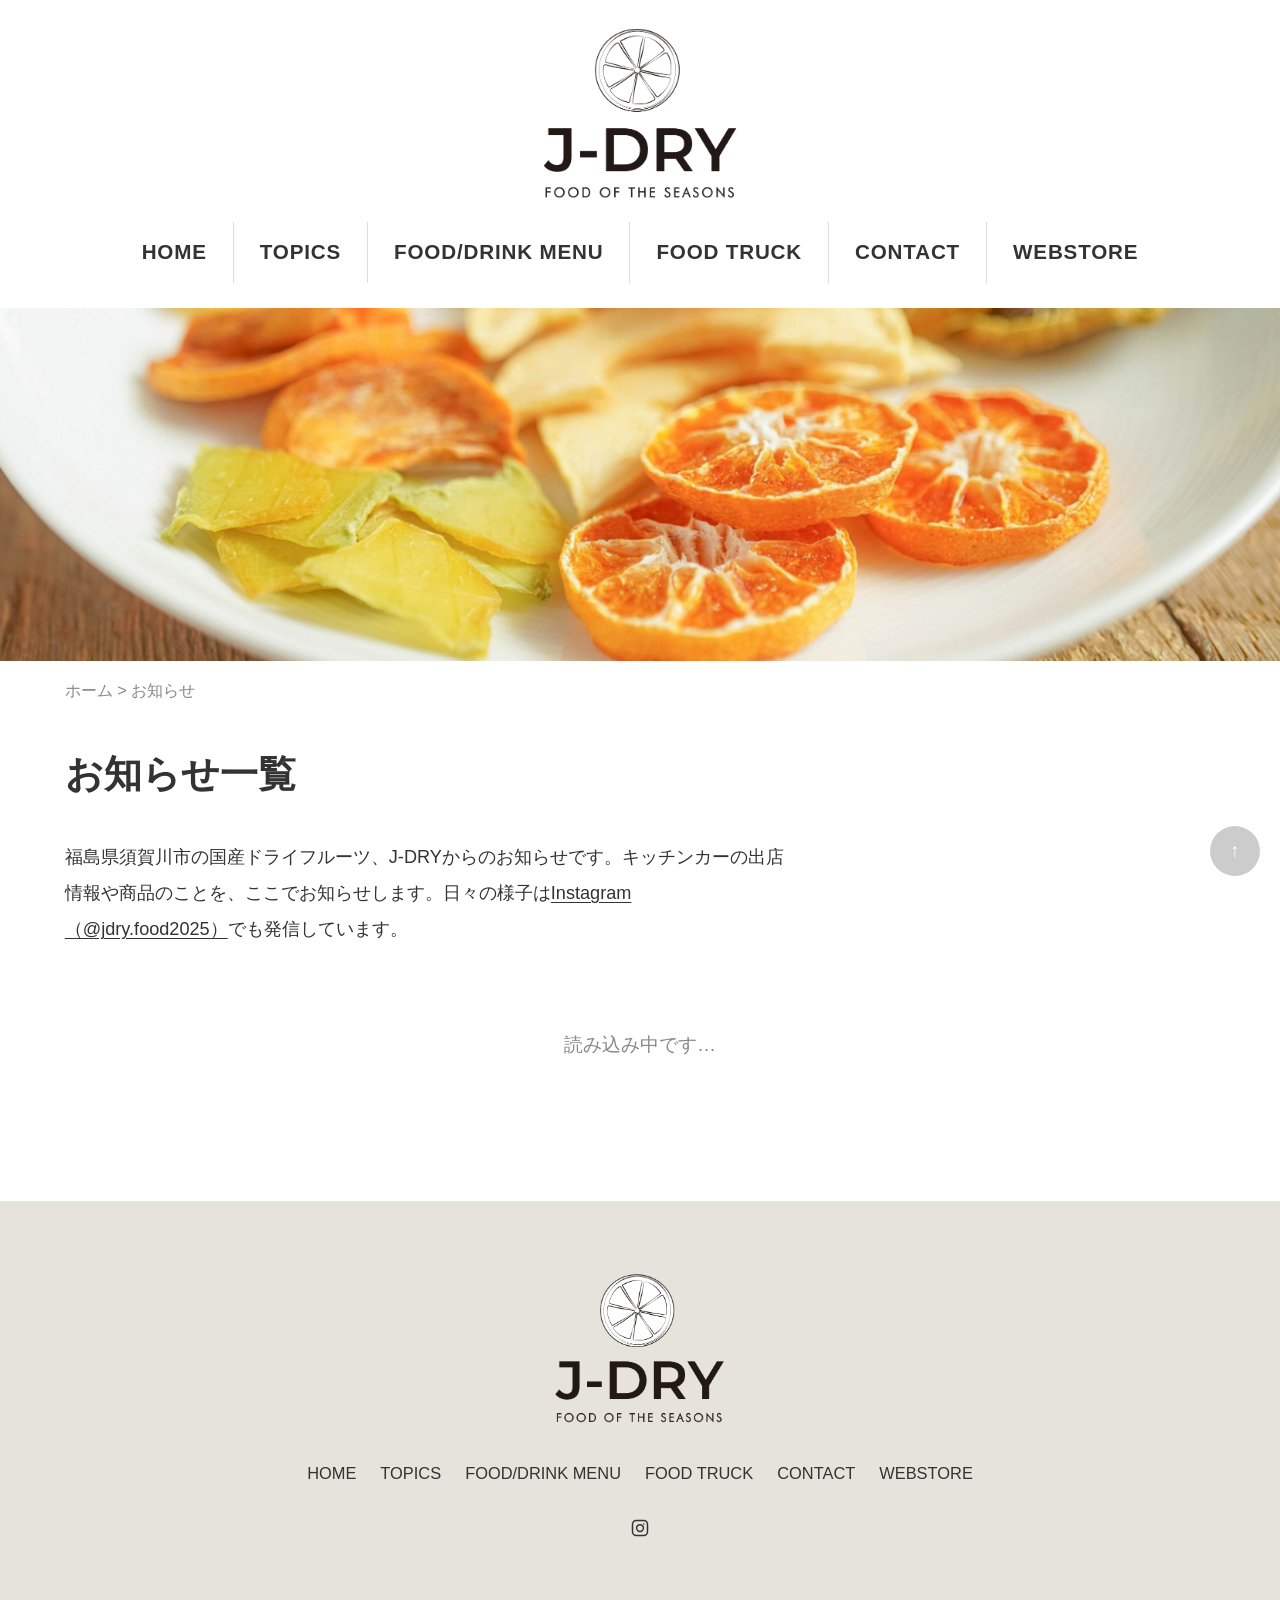
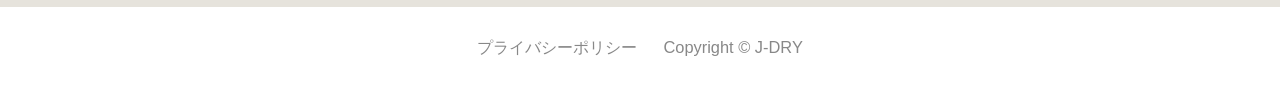
<file: topics.html>
<!DOCTYPE html>
<html lang="ja">
<head>
<meta charset="UTF-8">
<meta name="viewport" content="width=device-width, initial-scale=1">
<meta name="robots" content="noindex,nofollow"><!-- STAGING-NOINDEX 2026-09-09 入れ替え公開時に削除 -->
<title>お知らせ・出店情報｜J-DRY（国産ドライフルーツ・須賀川市）</title>
<meta name="description" content="国産原料のドライフルーツ、J-DRY（福島県須賀川市）からのお知らせです。キッチンカーの出店情報や商品のことをお知らせします。日々の様子はInstagram（@jdry.food2025）でも発信しています。">
<link rel="canonical" href="https://j-dry.com/topics.html">
<meta property="og:type" content="website">
<meta property="og:site_name" content="J-DRY">
<meta property="og:locale" content="ja_JP">
<meta property="og:title" content="お知らせ・出店情報｜J-DRY（国産ドライフルーツ・須賀川市）">
<meta property="og:description" content="国産原料のドライフルーツ、J-DRY（福島県須賀川市）からのお知らせです。キッチンカーの出店情報や商品のことをお知らせします。日々の様子はInstagram（@jdry.food2025）でも発信しています。">
<meta property="og:url" content="https://j-dry.com/topics.html">
<!-- STAGING-OGIMAGE 2026-09-09 入れ替え公開時に https://j-dry.com/assets/img/ogp.jpg へ差し替える -->
<meta property="og:image" content="https://bunchan-groobeat.github.io/jdry-hp/assets/img/ogp.jpg">
<meta property="og:image:width" content="1200">
<meta property="og:image:height" content="630">
<meta name="twitter:card" content="summary_large_image">
<link rel="icon" href="/favicon.ico" sizes="any">
<link rel="apple-touch-icon" href="/apple-touch-icon.png">
<script type="application/ld+json">
{
  "@context": "https://schema.org",
  "@graph": [
    {
      "@type": "BreadcrumbList",
      "itemListElement": [
        {
          "@type": "ListItem",
          "position": 1,
          "name": "ホーム",
          "item": "https://j-dry.com/"
        },
        {
          "@type": "ListItem",
          "position": 2,
          "name": "TOPICS",
          "item": "https://j-dry.com/topics.html"
        }
      ]
    }
  ]
}
</script>
<link rel="stylesheet" href="assets/css/style.css?v=20261018d">
</head>
<body>

<!-- ===== ヘッダー ===== -->
<header id="header">
  <div id="header_inner">
    <div id="logo_image"><a href="index.html"><picture><source media="(max-width:820px)" srcset="assets/img/logo_b_s.png" width="183" height="45"><source type="image/webp" srcset="assets/img/logo-resized.webp" width="175" height="155"><img src="assets/img/logo-resized.png" alt="J-DRY" width="175" height="155"></picture></a></div>
    <input type="checkbox" id="nav_toggle">
    <label class="nav_toggle_btn" for="nav_toggle" aria-label="メニュー"><span></span></label>
    <nav class="global_menu">
      <ul>
        <li><a href="index.html">HOME</a></li>
        <li><a href="topics.html">TOPICS</a></li>
        <li>
          <a href="menu.html">FOOD/DRINK MENU</a>
          <ul>
            <li><a href="menu.html#dryfruit">ドライフルーツ</a></li>
            <li><a href="menu.html#drink">ドライフルーツジュース</a></li>
            <li><a href="menu.html#herbtea">ハーブティー</a></li>
            <li><a href="menu.html#syrup">ドライフルーツシロップ</a></li>
            <li><a href="menu.html#granola">グラノーラ</a></li>
            <li><a href="menu.html#other">その他</a></li>
          </ul>
        </li>
        <li><a href="food-truck.html">FOOD TRUCK</a></li>
        <li><a href="contact.html">CONTACT</a></li>
        <li><a href="https://jdryfood8989.base.shop/" target="_blank" rel="noopener">WEBSTORE</a></li>
      </ul>
    </nav>
  </div>
</header>

<div id="main_image"><img src="assets/img/mainvisual/mainvisual_04.jpg" width="1450" height="400" alt="J-DRY"></div>
<div class="container"><p class="breadcrumb"><a href="index.html">ホーム</a> &gt; お知らせ</p></div>

<div class="section_topics">
  <h1 class="archive_headline">お知らせ一覧</h1>
  <p class="topics_lead">福島県須賀川市の国産ドライフルーツ、J-DRYからのお知らせです。キッチンカーの出店情報や商品のことを、ここでお知らせします。日々の様子は<a href="https://www.instagram.com/jdry.food2025/" target="_blank" rel="noopener">Instagram（@jdry.food2025）</a>でも発信しています。</p>
  <!--
    お知らせは microCMS から自動取得して表示します（assets/js/topics.js）。
    接続情報(assets/js/config.js)が未設定の間は、下記の静的なお知らせをそのまま表示します。
    接続後は topics.js が下記 <li> を microCMS の記事で置き換えます。
  -->
  <ol id="archive_post_list">
    <li>
      <a class="image" href="topics.html"><img src="assets/img/products/line_27857481539840-355x210.jpg" width="355" height="210" alt="ホームページを開設致しました。"></a>
      <div class="right_content">
        <h2 class="title"><a href="topics.html">ホームページを開設致しました。</a></h2>
        <p class="meta"><span class="date">2021.11.4</span><span class="cat">お知らせ</span></p>
        <p class="excerpt">J-DRYの公式ホームページを公開いたしました。出店情報や商品情報などを掲載していきます。インスタグラムでも情報を発信しています。<a href="https://www.instagram.com/jdry.food2025/" target="_blank" rel="noopener">https://www.instagram.com/jdry.food2025/</a>…</p>
      </div>
    </li>
  </ol>
</div>

<!-- ===== フッター ===== -->
<footer>
  <div id="footer_top">
    <div id="footer_top_inner">
      <div id="footer_logo_image"><a href="index.html"><picture><source media="(max-width:820px)" srcset="assets/img/logo_b_s.png" width="183" height="45"><source type="image/webp" srcset="assets/img/logo-resized.webp" width="175" height="155"><img src="assets/img/logo-resized.png" alt="J-DRY" width="175" height="155"></picture></a></div>
      <ul id="footer_menu_list">
        <li><a href="index.html">HOME</a></li>
        <li><a href="topics.html">TOPICS</a></li>
        <li><a href="menu.html">FOOD/DRINK MENU</a></li>
        <li><a href="food-truck.html">FOOD TRUCK</a></li>
        <li><a href="contact.html">CONTACT</a></li>
        <li><a href="https://jdryfood8989.base.shop/" target="_blank" rel="noopener">WEBSTORE</a></li>
      </ul>
      <ul id="footer_social">
        <li><a href="https://www.instagram.com/jdry.food2025/" target="_blank" rel="noopener" aria-label="Instagram"><svg class="sns_icon" viewBox="0 0 24 24" width="18" height="18" fill="none" stroke="currentColor" stroke-width="2" stroke-linecap="round" stroke-linejoin="round" aria-hidden="true"><rect x="2" y="2" width="20" height="20" rx="5"/><circle cx="12" cy="12" r="4.5"/><circle cx="17.2" cy="6.8" r="1" fill="currentColor" stroke="none"/></svg></a></li>
      </ul>
    </div>
  </div>
  <div id="footer_bottom"><p id="copyright"><a class="privacy_link" href="privacy.html">プライバシーポリシー</a>Copyright &copy; J-DRY</p></div>
</footer>

<a id="return_top" href="#" aria-label="ページ上部へ戻る">↑</a>
<script src="assets/js/main.js"></script>
<script src="assets/js/config.js"></script>
<script src="assets/js/topics.js?v=20261005"></script>
</body>
</html>
</file>
<file: assets/css/style.css>
@charset "utf-8";
/* =========================================================
   J-DRY 静的サイト  —  現サイト(TCD sweety_tcd029)準拠の再現CSS
   色: 本文#333 / アクセント#FF5500 / ベージュ#e6e3dc
   本文: Arial系 / 見出し: 明朝系
========================================================= */

:root{
  --accent:#FF5500;
  --base:#333333;
  --beige:#e6e3dc;
  --beige-line:#ddd;
  /* ★2026-09-08 社長「もっと幅を使い文字大きく」。
     1160px 固定だと 3840px の画面で 2680px が余っていた（実測）。
     小さい画面では今までどおり、大きい画面ほど広く使う。 */
  --container: min(2400px, 93vw);
  --mincho: Garamond,"Times New Roman","游明朝","Yu Mincho","游明朝体","YuMincho","ヒラギノ明朝 Pro W3","Hiragino Mincho Pro","HGS明朝E","ＭＳ Ｐ明朝","MS PMincho",serif;
}

*,*::before,*::after{ box-sizing:border-box; }
html{
  -webkit-text-size-adjust:100%; text-size-adjust:100%;
  /* ★2026-09-08 文字サイズの基準。社長「ブラウザだとかなり文字小さい」を受けて設定。
     ・本文の基準を 14px → 16px 相当へ引き上げた（Webの本文は16px以上が読みやすさの下限）
     ・画面幅に追従させるので、4Kの大画面では最大20pxまで伸び、スマホでは16pxに収まる
     ・以下の font-size はすべて rem（この基準の倍数）にしてあるので、ここ1行で全体が動く */
  font-size: clamp(16px, 0.32vw + 15px, 28px);
}
body{
  margin:0; color:var(--base); font-size:1rem; line-height:1.75;
  font-family:Arial,"ヒラギノ角ゴ Pro W3","Hiragino Kaku Gothic Pro","メイリオ",Meiryo,sans-serif;
  background:#fff;
}
img{ max-width:100%; height:auto; vertical-align:top; }
a{ color:var(--base); text-decoration:none; transition:color .2s; }
a:hover{ color:var(--accent); }
ol,ul{ list-style:none; margin:0; padding:0; }
h1,h2,h3,p{ margin:0; }

.container{ width:var(--container); max-width:100%; margin:0 auto; padding:0 20px; }
.mincho{ font-family:var(--mincho); }
.clearfix::after{ content:""; display:block; clear:both; }

/* リンクボタン --------------------------------------------------- */
.link_button{
  display:inline-block; height:50px; line-height:50px; padding:0 60px;
  color:#fff !important; font-weight:bold; background:var(--base); transition:background .2s;
}
.link_button:hover{ background:var(--accent); color:#fff !important; }

/* =========================================================
   ヘッダー / グローバルナビ
========================================================= */
/* ★2026-09-09 社長指示「ヘッダー固定にして」。
   ただの sticky だとPCのヘッダーが高く（ロゴ200px＋メニュー）画面を食うので、
   40px スクロールしたら一段縮める。縮んでもメニューの位置関係は変えない。 */
#header{
  position:sticky; top:0; text-align:center; z-index:50;
  background:#fff;
  transition:box-shadow .25s ease;
}
#header.is-stuck{ box-shadow:0 2px 14px rgba(0,0,0,.09); }
#header_inner,#logo_image,#logo_image img,.global_menu > ul > li > a{
  transition:padding .25s ease, margin .25s ease, width .25s ease, font-size .25s ease;
}
#header.is-stuck #header_inner{ padding:9px 0; }
#header.is-stuck #logo_image{ margin-bottom:6px; }
#header.is-stuck #logo_image img{ width:128px; }
#header.is-stuck .global_menu > ul > li > a{ padding:9px 22px; font-size:1rem; }
@media (prefers-reduced-motion: reduce){
  #header,#header_inner,#logo_image,#logo_image img,.global_menu > ul > li > a{ transition:none; }
}
#header_inner{ padding:25px 0; }
#logo_image{ margin-bottom:20px; }
/* ★2026-09-09 社長指示でヘッダーロゴを一回り大きく（PC 175→200px） */
#logo_image img{ height:auto; width:200px; }

.global_menu{ display:inline-block; font-weight:bold; }
/* ★2026-09-08 社長「ヘッダーが小さい文字が見ずらい」。
   高さ50px固定のままだと文字を大きくしても窮屈に見えるので、文字に合わせて伸びる形にした。 */
.global_menu > ul{ display:inline-flex; height:auto; align-items:stretch; }
.global_menu > ul > li{ position:relative; border-left:1px solid var(--beige-line); }
.global_menu > ul > li:first-child{ border-left:none; }
.global_menu > ul > li > a{
  display:block; height:auto; line-height:1.4; padding:16px 26px; font-size:1.08rem;
  letter-spacing:.04em; white-space:nowrap;
}
/* ドロップダウン */
.global_menu ul ul{
  /* ★親の高さが可変になったので top を 100% に。カテゴリ名が長いので幅も可変にする */
  position:absolute; top:100%; left:0; width:max-content; min-width:260px; display:none; z-index:30;
  box-shadow:0 6px 18px rgba(0,0,0,.12);
}
.global_menu > ul > li:hover > ul{ display:block; }
.global_menu ul ul li{ border:none; }
.global_menu ul ul a{
  display:block; padding:14px 22px 13px; font-size:1rem; font-weight:400; text-align:left; line-height:1.5;
  color:#fff; background:var(--base);
}
.global_menu ul ul a:hover{ background:var(--accent); color:#fff; }
/* ★2026-10-18 じろう：画面幅 821〜1023px（iPad 縦 834 など）で横一列のメニューが画面より広くなり、
   WEBSTORE（通販の入口）が右の画面外に出ていた。この幅だけ文字を縮めた時と同じ大きさ（1rem）にし、
   左右の余白を画面幅に合わせて詰める（1024px 以上・820px 以下は今までどおり）。 */
@media (min-width:821px) and (max-width:1023px){
  .global_menu > ul > li > a,
  #header.is-stuck .global_menu > ul > li > a{
    font-size:1rem; letter-spacing:.02em;
    padding-left:clamp(12px, calc((100vw - 660px) / 12), 26px);
    padding-right:clamp(12px, calc((100vw - 660px) / 12), 26px);
  }
}

/* モバイル用ハンバーガー（PCでは非表示） */
#nav_toggle{ display:none; }
.nav_toggle_btn{ display:none; }

/* =========================================================
   ページ見出し（下層ページ）
========================================================= */
/* 写真バナー（TOPICS / MENU など） */
#main_image{ width:100%; overflow:hidden; }
#main_image img{ width:100%; display:block; }
/* ベージュ帯（CONTACT / FOOD TRUCK など） */
#main_image3{ background:var(--beige); text-align:center; }
#main_image3 h1,
#main_image3 h2{ height:200px; line-height:200px; font-size:1.714rem; font-weight:bold; font-family:var(--mincho); }

/* ★2026-09-09 見出し帯を写真にする版（いまは FOOD TRUCK ページだけ）。
   他のページはベージュ地のまま。写真の上に文字を置くので、暗い面を重ねて読めるようにする。 */
#main_image3.mi-photo{
  position:relative; background-color:#1b1b1b; background-size:cover; background-position:center 62%;
  background-repeat:no-repeat;
}
#main_image3.mi-photo::after{
  content:""; position:absolute; inset:0;
  background:linear-gradient(90deg, rgba(12,12,12,.62) 0%, rgba(12,12,12,.30) 55%, rgba(12,12,12,.12) 100%);
}
#main_image3.mi-photo h1,
#main_image3.mi-photo h2{ position:relative; z-index:1; color:#fff; letter-spacing:.08em;
  text-shadow:0 2px 12px rgba(0,0,0,.45); }
#main_image3.mi-truck1{ background-image:url("../img/mainvisual/mainvisual_truck1.jpg"); }
@media (max-width:820px){
  /* スマホは横長すぎるとトラックが切れるので、縦向きの写真に差し替える */
  #main_image3.mi-truck1{ background-image:url("../img/mainvisual/sp_mainvisual_truck1.jpg");
    background-position:center 55%; }
}

/* パンくず */
.breadcrumb{ font-size:0.86rem; color:#888; padding:15px 0; }
.breadcrumb a{ color:#888; }
.breadcrumb a:hover{ color:var(--accent); }

/* =========================================================
   トップ: メインスライダー
========================================================= */
#top_slider{ position:relative; overflow:hidden; background:#fff; }
#top_slider .slides{ position:relative; }
/* ★2026-09-09 社長指示：パッと切り替えず、今の写真が段々消えて次が段々出てくる。
   全部を重ねて置き、表示中だけ不透明にする（1.8秒かけて入れ替わる）。
   1枚目だけ position:relative で残し、これが帯の高さを決める。 */
#top_slider .slide{ position:absolute; inset:0; opacity:0; transition:opacity 1.8s ease-in-out; }
#top_slider .slide:first-child{ position:relative; }
#top_slider .slide.is-active{ opacity:1; z-index:1; }
/* ★2026-10-18 じろう：1枚目はJSを待たずに最初から見せる（今までは JS が動いてから1.8秒かけて浮かせていた。
   その間はオープニングの白い幕の下なので見た目は同じ。待つ分だけスマホの表示完了＝LCPが約2秒遅れていた）。
   最初の切り替えで main.js が .is-started を付けたら、いつもの切り替えに戻る */
#top_slider:not(.is-started) .slide:first-child,
#sp_slider:not(.is-started) .slide:first-child{ opacity:1; }
#top_slider .slide img{ width:100%; display:block; }
#top_slider .slide picture, #sp_slider .slide picture{ display:block; } /* ★2026-10-18 1枚目を <picture> で包んだ分（見た目は前と同じ） */
.slider_dots{ position:absolute; left:0; right:0; bottom:15px; text-align:center; }
.slider_dots button{
  width:12px; height:12px; margin:0 6px; padding:0; border:none; border-radius:50%;
  font-size:0; line-height:0; /* ★装飾の丸。本文サイズを継承しないよう固定（2026-09-08） */
  background:#fff; cursor:pointer; text-indent:-9999px; overflow:hidden;
}
.slider_dots button.is-active,.slider_dots button:hover{ background:var(--base); }

/* スマホ用メインスライダー（本物のsp_mainvisual準拠・PCでは非表示） */
#sp_slider{ display:none; overflow:hidden; background:#fff; }
#sp_slider .slides{ position:relative; }
#sp_slider .slide{ position:absolute; inset:0; opacity:0; transition:opacity 1.8s ease-in-out; }
#sp_slider .slide:first-child{ position:relative; }
#sp_slider .slide.is-active{ opacity:1; z-index:1; }
#sp_slider img{ width:100%; display:block; }

/* スライドの英字（★2026-09-09 社長指示：白・明朝・ゆっくりふわっと出す。PC・スマホ共通）
   写真の明るさがまちまちなので、薄い影と極薄のグラデーションで白文字を読ませる */
.mv_label{
  position:absolute; inset:0;
  display:flex; align-items:center; justify-content:center;
  font-family:var(--mincho);
  /* 「DRY FRUIT DRINKS」は16文字あるので、狭い端末でははみ出さないよう画面幅で縮める */
  font-size:min(1.8rem, 6.2vw); font-weight:bold; letter-spacing:.22em; text-indent:.22em;
  padding:0 14px; text-align:center;
  color:#fff; text-shadow:0 2px 16px rgba(0,0,0,.6), 0 0 6px rgba(0,0,0,.45);
  /* 文字の真裏だけをふわっと落とす。明るい写真（白背景のドリンク）でも白文字が沈まない */
  background:
    radial-gradient(ellipse 62% 58% at 50% 50%, rgba(0,0,0,.38), rgba(0,0,0,0) 72%),
    linear-gradient(rgba(0,0,0,.12), rgba(0,0,0,.03) 45%, rgba(0,0,0,.12));
  opacity:0;
  pointer-events:none;
}
/* PCは横長の帯なので大きめに。ドット（下端）と重ならないよう中央のまま */
#top_slider .mv_label{ font-size:2.9rem; letter-spacing:.3em; text-indent:.3em; }
.slide.is-active .mv_label{ animation:mv_label_in 2.6s cubic-bezier(.22,.61,.36,1) .45s forwards; }
@keyframes mv_label_in{
  from{ opacity:0; transform:translateY(12px); }
  to{ opacity:1; transform:translateY(0); }
}
@media (prefers-reduced-motion: reduce){
  .mv_label{ opacity:1; }
  .slide.is-active .mv_label{ animation:none; }
  #top_slider .slide, #sp_slider .slide{ transition:none; }
}

/* =========================================================
   トップ: ベージュ 2カラム帯 (content1 / content2)
========================================================= */
.index_band{ background:var(--beige); }
/* 本物準拠: セクション幅1160px固定・左右余白0・皿画像580px（テキスト560px）。
   本物は非レスポンシブで1160px未満は横スクロール。820px以下で縦積みに切替。 */
.index_band .band_inner{ display:flex; align-items:center; gap:20px; padding:50px 0; width:var(--container); margin:0 auto; }
/* ★2026-09-08 社長「画像が空きスペースに対して真ん中じゃない」。
   画像の箱が「画像の幅ぴったり（flex:0 0 auto）」だったため、左右の領域が 1186px 対 580px と偏り、
   画像だけが端に張り付いて見えていた（画像そのものは箱の中央にあり、CSS上のズレは0だった）。
   → 左右を半々にして、画像はその領域の中央に置く。 */
.index_band .band_text{ flex:1 1 50%; min-width:0; }
.index_band .band_image{ flex:1 1 50%; min-width:0; display:flex; justify-content:center; align-items:center; }
/* ★2026-09-08 社長「画像あと一回り大きくして」＝580px → 680px（約1.17倍）。
   HTMLの width="580" 属性より、こちらの指定が優先される。
   ★1つ目の帯（低温乾燥技術）も同じ画像・同じ組みなので揃えた。片方だけ大きいと不揃いに見えるため。 */
/* ★2026-10-18 じろう：回るお皿の画像を、お皿の円にぴったりの正方形（424×424・webp）に切り直した。
   元の 580×420 の長方形は回ると角が外へ出て、PC1280で横に最大24px揺れていた。
   お皿の大きさは前と同じ（元の幅 × 424/580）。正方形なので回っても角の出っ張りが小さく、画面の外に出ない。
.index_band .band_image img{ width:100%; max-width:680px; height:auto; }
   正方形にした分（縦が 420→424 の比で約1%高い）は上下の負のマージンで打ち消し、帯の高さも前と同じにする。 */
.index_band .band_image img.spin-in{ width:calc(100% * 424 / 580); max-width:calc(680px * 424 / 580); margin:calc(min(100%, 680px) * -2 / 580) 0; }
/* ★2026-09-08 社長「もう少し小さく中央寄せで見やすく」。42px→34px相当・中央揃え・行間を詰めた */
.index_band .headline{ font-size:1.6rem; line-height:1.6; font-weight:bold; margin:0 0 18px; font-family:var(--mincho); text-align:center; }
/* ★2026-09-08 社長「タイトルと文章のサイズ考え見やすく」。
   見出し34px に対して本文21px は近すぎて、長文が塊に見えていた。
   ・本文を1段落ぶん小さくして、見出しとの差をはっきりさせる
   ・1行が長いと目が戻れなくなるので 36em で折り返す（＝約36文字）
   ・段落ごとに間を空ける。<br>での改行はやめた（文字サイズが変わると変な位置で切れるため） */
.index_band .desc{
  font-size:0.92rem; line-height:2.0; margin:0 auto 22px;
  max-width:36em;
}
.index_band .desc:last-of-type{ margin-bottom:30px; }
/* 見出し直下の一文だけは、見出しと同じ中央揃えにして受けを作る */
.index_band .desc.lead{
  font-size:1.02rem; line-height:1.9; text-align:center; margin-bottom:26px;
}
.index_band.reverse .band_inner{ flex-direction:row-reverse; }

/* =========================================================
   商品グリッド (トップ index_menu / メニュー archive)
========================================================= */
.section_menu{ width:var(--container); margin:0 auto; padding:80px 0; }
.menu_head{ display:flex; flex-wrap:wrap; align-items:flex-start; margin:0 0 50px; gap:20px; }
/* ★2026-09-08 社長「FOOD/DRINK 中央ぞろえ」。下のカテゴリ枠が中央揃えなので見出しも合わせる */
.menu_head .headline{ flex:1 1 100%; font-size:2rem; line-height:1.8; font-weight:bold; font-family:var(--mincho); text-align:center; }
.menu_head .desc{ flex:1 1 500px; font-size:1rem; line-height:2.2; }

/* 本物準拠: 4列・タイル外形266px（画像240px＋13pxベージュ枠）・横33px/縦30px間隔。
   本物同様に負のマージンでグリッドを1200pxへ広げ4列を確保。 */
.product_grid{ display:flex; flex-wrap:wrap; gap:30px 33px; margin-right:-40px; }
.product_grid .product{
  width:266px; height:266px; position:relative; overflow:hidden; border:13px solid var(--beige);
}
.product_grid .product .thumb{ display:block; width:100%; height:100%; cursor:pointer; }
.product_grid .product img{ width:100%; height:100%; object-fit:cover; display:block; }
.product_grid .product .title{
  position:absolute; left:0; bottom:0; width:100%; padding:15px 10px; text-align:center;
  color:#fff !important; background:rgba(0,0,0,.45); transform:translateY(100%); transition:transform .25s;
  font-size:0.929rem; line-height:1.5; z-index:2;
}
.product_grid .product:hover .title{ transform:translateY(0); }
.product_grid .product .title:hover{ color:#fff !important; }
.product_grid .product.coming .title{ transform:translateY(0); background:rgba(0,0,0,.35); }

/* 一覧下のボタン */
.archive_button{ text-align:center; margin-top:50px; }

/* 新商品バッジ */
.product .badge_new{
  position:absolute; top:0; left:0; z-index:2; background:var(--accent); color:#fff;
  font-size:0.86rem; font-weight:bold; padding:4px 10px; letter-spacing:.05em;
}

/* =========================================================
   メニューアーカイブ（カテゴリー別・説明付き）
========================================================= */
/* ★2026-09-08 社長「メニューページのみ背景に薄く透かして丸ロゴ入れる大き目で。
   ドライフルーツから下にいくと常にバックに表示、フッター手前まで」
   ・background-attachment:fixed なので、スクロールしても丸ロゴはその場に留まる
   ・この要素（商品一覧）の範囲でしか描かれないので、フッターに入ると自然に消える
   ・導入文は自前の地色（#f4f1ea）を持っているので、その下では透けない＝実質
     「ドライフルーツ」から下でだけ見える
   ・薄さは画像側で作ってある（logo-mark-bg.png＝不透明度7%） */
#menu_archive{
  width:var(--container); max-width:100%; margin:0 auto; padding:20px 20px 60px;
  /* ★2026-09-08 社長「ロゴマークは沢山ちりばめて総柄みたいに」
     1枚を大きく置く形から、敷き詰める形に変更。
     ・2枚を互い違い（1枚は半マスずらす）に重ねて、市松に散らばって見えるようにした
       ＝縦横きれいに整列すると「壁紙」に見えて硬くなるため
     ・どちらも fixed なので、スクロールしても柄はその場に留まる */
  background:
    /* ★2026-09-08 社長「マークとマークがかぶらないように」
       ・原因＝background-size でタイルを引き伸ばしていたため、マーク自体が巨大化して隣と接触していた
       ・対処＝マークの周りに余白を持たせた画像（440x440 の中央に132pxのマーク）を用意し、
         background-size をその原寸（440px）にした。マークは実寸で描かれ、余白が間隔になる
       ・★2026-09-08 社長「もう少しだけ数増やして」＝1マス 440px → 370px（枚数1.41倍）。
         マークの大きさ（132px）は据え置き、余白だけ詰めた
       ・マーク同士の最短距離＝238px（同じ列・行）／130px（斜め隣） */
    url("../img/logo-mark-tile.png") 0 0 / 370px 370px repeat fixed,
    url("../img/logo-mark-tile.png") 185px 185px / 370px 370px repeat fixed;
}
/* スマホは画面が狭いので、文字に重なりすぎないよう少し小さくする */
@media (max-width:820px){
  #menu_archive{ background-size:240px 240px, 240px 240px; background-position:0 0, 120px 120px; }  /* スマホは原寸より縮めるのでマークも小さくなる＝重ならない */
}
/* 導入文（★2026-09-08 社長「タイトルを上に小さい文字の説明を下に背景の色変えて」）
   元は見出しが左・説明が右の2カラムで、どちらが主役か分からなかった。
   タイトルを上に大きく、説明を下に小さく置き、地の色を敷いて1つの塊にした。 */
.menu_intro{
  display:block; background:#f4f1ea;
  padding:56px 48px; margin:0 0 70px; text-align:center;
}
.menu_intro .headline{
  font-size:1.6rem; font-weight:bold; line-height:1.6; margin:0 0 24px;
  font-family:var(--mincho);
}
/* 説明は長文なので、中央に置いた箱の中で左揃えにする（中央揃えは読みにくい） */
.menu_intro .desc{
  font-size:0.92rem; line-height:2.0; max-width:44em; margin:0 auto; text-align:left;
}
.menu_category{ margin:0 0 70px; }
/* ★2026-09-08 社長「各項目のタイトルの背景に分かるように色変えて、
   表示の際にスライドで項目文字が入るように。中央ぞろえで」
   カテゴリの見出しを地色つきの帯にして、どこから次のカテゴリか一目で分かるようにした。 */
.menu_category .cat_head{
  font-size:2rem; font-weight:400; line-height:1.6; margin:0 0 34px;
  font-family:var(--mincho); text-align:center;
  /* ★2026-09-08 社長「もっと目立たなく薄い感じに」＝#e6e3dc → #f7f5f1 */
  background:#f7f5f1; padding:20px 24px;
  border-bottom:none;
  overflow:hidden;            /* 文字が滑り込む前のはみ出しを隠す */
}
.menu_category .cat_head span{ display:inline-block; font-weight:bold; margin:0; }

/* ★2026-09-08 社長「メニュー項目の左にJ-DRYのロゴの上部の丸の部分の絵を入れたい」
   ロゴ（logo-resized.png）の丸マークだけを切り出して logo-mark.png にし、
   カテゴリ名の左に置く。文字と一緒に中央へ収まる。 */
.menu_category .cat_head span::before{
  content:""; display:inline-block; vertical-align:middle;
  width:1.5em; height:1.5em; margin:-.2em .5em 0 0;
  background:url("../img/logo-mark.png") no-repeat center / contain;
}

/* 文字が左から滑り込む。★js-slide が付いたときだけ隠すので、JSが止まっても見出しは見える */
.js-slide .cat_head span{
  opacity:0; transform:translateX(-56px);
  /* ★2026-09-08 社長「スライドで入る文字アクションゆっくりに」＝0.8秒 → 1.6秒 */
  transition:opacity 1.1s ease, transform 1.6s cubic-bezier(.22,.7,.25,1);
}
.js-slide .cat_head.is-in span{ opacity:1; transform:translateX(0); }

@media (prefers-reduced-motion: reduce){
  .js-slide .cat_head span{ opacity:1; transform:none; transition:none; }
}
/* ★2026-09-08 社長「メニューの画像もう少し小さく画像画像の間もう少し空けて」
   ・1枚あたりの上限を決めて小さくし（列幅いっぱいに広がらないようにする）
   ・そのぶん写真どうしの間隔が空く。行間も広げた */
.menu_items{ display:grid; grid-template-columns:repeat(4,1fr); gap:52px 40px; }
.menu_item{ width:100%; max-width:330px; margin:0 auto; }
.menu_item .thumb{ position:relative; width:100%; aspect-ratio:1/1; border:14px solid var(--beige); display:block; overflow:hidden; }
.menu_item .thumb img{ width:100%; height:100%; object-fit:cover; display:block; }
.menu_item .thumb::after{ content:""; position:absolute; inset:0; box-shadow:inset 0 0 0 0 rgba(255,255,255,0); transition:box-shadow .2s; }
.menu_item .thumb:hover::after{ box-shadow:inset 0 0 0 10px rgba(255,255,255,.3); }
.menu_item .title{ display:block; font-size:1rem; font-weight:bold; line-height:1.6; margin:12px 0 8px; }
/* 一覧では商品名のみ表示（説明文は非表示。ライトボックス用に情報は残す） */
.menu_item .excerpt{ display:none; }

/* ライトボックス（画像拡大） */
.lightbox_overlay{
  position:fixed; inset:0; background:rgba(255,255,255,.9); z-index:1000;
  display:none; align-items:center; justify-content:center; cursor:pointer; padding:20px; overflow:hidden;
}
.lightbox_overlay.is-open{ display:flex; animation:lb-overlay-fade .25s ease; }
@keyframes lb-overlay-fade{ from{ opacity:0; } to{ opacity:1; } }
.lightbox_overlay img{
  max-width:90vw; max-height:85vh; box-shadow:0 4px 30px rgba(0,0,0,.25); background:#fff;
  cursor:pointer; will-change:transform,opacity;
}
/* ローディング（imagelightbox標準表示を再現） */
.lb_loading, .lb_loading div{ border-radius:50%; box-sizing:content-box; }
.lb_loading{
  display:none; width:40px; height:40px; background:rgba(0,0,0,.5);
  position:fixed; z-index:1002; top:50%; left:50%; padding:10px; margin:-40px 0 0 -40px;
  box-shadow:0 0 40px rgba(0,0,0,.75);
}
.lb_loading div{
  width:40px; height:40px; background:#fff;
  animation:imagelightbox-loading .5s ease infinite;
}
@keyframes imagelightbox-loading{
  from{ opacity:.5; transform:scale(.6); }
  50% { opacity:1; transform:scale(1); }
  to  { opacity:.5; transform:scale(.6); }
}
/* キャプション（商品名の帯）imagelightbox標準を再現 */
.lb_caption{
  display:none; position:fixed; left:0; right:0; bottom:0; z-index:1003;
  text-align:center; font-weight:bold; font-size:1rem; color:#fff; padding:20px;
  background:rgba(0,0,0,.6); border-top:1px solid #333; box-shadow:0 0 5px 0 rgba(0,0,0,.5);
}

/* =========================================================
   Topics / お知らせ
========================================================= */
.section_topics{ width:var(--container); max-width:100%; margin:0 auto; padding:20px 20px 100px; }
.section_topics .headline{ font-size:2.571rem; font-weight:400; line-height:1.6; margin:0 0 20px; font-family:var(--mincho); }
.news_list li{ border-bottom:1px dotted var(--beige-line); padding:0 0 20px; margin:0 0 20px; }
.news_list .date{ font-size:1rem; font-weight:bold; margin-right:15px; }
.news_list .title{ font-size:1rem; }
/* HOMEお知らせのサムネイル（本物はモバイルのみ表示） */
.news_thumb{ display:none; }

/* アーカイブ一覧（TOPICSページ） */
.archive_headline{ font-size:2rem; font-weight:bold; line-height:1.8; margin:0 0 30px; font-family:var(--mincho); }
/* Topics 状態表示（読み込み中／0件）: microCMS取得時のみ使用 */
#archive_post_list li.topics_state{ display:block; border:none; padding:40px 0; margin:0; text-align:center; color:#888; font-size:1rem; }
#archive_post_list li{ border-bottom:1px dotted var(--beige-line); padding:0 0 40px; margin:0 0 30px; display:flex; gap:25px; align-items:flex-start; }
#archive_post_list .image{ flex:0 0 355px; width:355px; height:210px; display:block; position:relative; overflow:hidden; }
#archive_post_list .image img{ width:355px; height:210px; object-fit:cover; display:block; }
#archive_post_list .image::after{ content:""; position:absolute; inset:0; box-shadow:inset 0 0 0 0 rgba(255,255,255,0); transition:box-shadow .2s; }
#archive_post_list .image:hover::after{ box-shadow:inset 0 0 0 10px rgba(255,255,255,.3); }
#archive_post_list .right_content{ flex:1 1 auto; }
#archive_post_list .title{ font-size:1.429rem; font-weight:400; line-height:1.8; margin:5px 0 10px; }
#archive_post_list .meta{ margin:0 0 12px; }
#archive_post_list .date{ font-size:1rem; font-weight:bold; margin-right:15px; }
#archive_post_list .cat{ font-size:0.86rem; }
#archive_post_list .excerpt{ font-size:1rem; line-height:2.2; word-break:break-all; }

/* =========================================================
   Instagram セクション
========================================================= */
.section_insta{ width:var(--container); max-width:100%; margin:0 auto; padding:20px 20px 100px; text-align:center; }
.section_insta .headline{ font-size:2.571rem; font-weight:400; line-height:1.6; margin:0 0 10px; font-family:var(--mincho); }
.section_insta .insta_account{ font-size:1rem; margin:0 0 30px; }
.insta_feed{ display:grid; grid-template-columns:repeat(6,1fr); gap:10px; }
.insta_feed a{ position:relative; display:block; aspect-ratio:1/1; overflow:hidden; background:var(--beige); }
.insta_feed img{ width:100%; height:100%; object-fit:cover; transition:transform .3s; }
.insta_feed a:hover img{ transform:scale(1.06); }
.insta_placeholder{
  display:flex; align-items:center; justify-content:center; aspect-ratio:1/1;
  background:var(--beige); color:#a99; font-size:0.86rem; text-align:center; padding:8px;
}
.insta_follow{ margin-top:30px; }

/* =========================================================
   FOOD TRUCK ページ
========================================================= */
.ft_hero{ position:relative; }
.ft_hero img{ width:100%; display:block; }
.ft_section{ width:var(--container); max-width:100%; margin:0 auto; padding:80px 20px; }
.ft_lead{ max-width:820px; margin:0 auto 60px; text-align:center; }
/* ★2026-09-08 社長「このフォントサイズが小さいのでもう少し大きく」
   ※以前 .ft_row のブロックを差し替えたとき、この1行を巻き込んで消していた。
     公開版で「指定なし＝1rem」になっていたのを実測で見つけて戻した。 */
.ft_lead .desc{ font-size:1.24rem; line-height:2.1; }
/* =========================================================
   FOOD TRUCK（★2026-09-08 社長「1号車2号車それぞれ横に画像並べて幅いっぱいにして下に説明書きに」）
   ・元は 左テキスト｜右写真 の2カラム。写真が小さく、車の全体像が伝わらなかった
   ・見出し → 写真を横いっぱいに並べる → 説明文、の縦の流れに変えた
   ・1台ごとに地の色を変えて「1台＝1枚のカード」に見えるようにしている
========================================================= */
.ft_row{ position:relative; padding:56px; margin:0 0 44px; }
.ft_row:last-child{ margin-bottom:0; }

/* 1台ごとの地の色。サイトの色調（白×ベージュ×オレンジ）から外れない範囲で変える */
.ft_row--truck1{ background:#f4f1ea; }
.ft_row--truck2{ background:#e9eef0; }
.ft_row--tenant{ background:#edf1ea; }

/* ★2026-09-08 社長「丸形のバッジのように背景黒で白文字、線は今のまま、
   項目の左上端に張り付いているように」
   年号と車名を黒い円のバッジにまとめ、ブロックの左上角に貼り付ける。 */
.ft_head .ft_title{
  position:absolute; top:-22px; left:-22px; z-index:2;
  width:236px; height:236px; border-radius:50%;
  background:#000; color:#fff;
  display:flex; flex-direction:column; align-items:center; justify-content:center;
  text-align:center; padding:18px;
  box-shadow:0 10px 28px rgba(0,0,0,.22);   /* 上に載っている感じを出す */
}

/* ★2026-09-08 社長「もっと大きく存在感出して、バウンスインして」
   小さく縮んだ状態から、少し行き過ぎてから戻る＝弾んで着地する動き。
   ★js-bounce が付いたときだけ隠すので、JSが止まってもバッジは見える。 */
.js-bounce .ft_head .ft_title{
  opacity:0; transform:scale(.3);
  transition:opacity .32s ease, transform .72s cubic-bezier(.3,1.7,.4,1);
}
.js-bounce .ft_row.is-bounced .ft_title{ opacity:1; transform:scale(1); }

/* ★2026-09-09 社長「丸型の黒ラベルは常に揺れているようにして」。
   ゆっくり左右に傾くだけ。±1.5度／4.2秒＝「よく見ると揺れている」程度に留める。
   ★transform は1つしか持てないので、バウンスで着地しきってから揺らし始める
     （着地は .72s。0.9秒待ってから animation に渡す）。
     ここを同時にかけると、バウンスか揺れのどちらかが消える（2026-09-08の教訓と同じ）。 */
@keyframes ft_sway{
  0%,100%{ transform:rotate(-1.5deg); }
  50%    { transform:rotate(1.5deg); }
}
/* JSが動かない時は最初から揺れる（バッジは見えているので） */
.ft_head .ft_title{ animation:ft_sway 4.2s ease-in-out infinite; }
/* JSが動く時は、着地するまで揺らさない */
.js-bounce .ft_head .ft_title{ animation:none; }
.js-bounce .ft_row.is-bounced .ft_title{ animation:ft_sway 4.2s ease-in-out .9s infinite; }

@media (prefers-reduced-motion: reduce){
  .ft_head .ft_title,
  .js-bounce .ft_row.is-bounced .ft_title{ animation:none; }
}

/* ★2026-09-08 社長「テナントは丸形に文字がギリギリ」
   「2021年〜2025年」「テナント」は他より字数が多い。この枠だけ文字を落として余白を作る。 */
/* ★詳細度を .ft_row .headline と同じにすると書き順で負けるので、クラスを2つ重ねて確実に勝たせる */
.ft_row.ft_row--tenant .ft_year{ font-size:0.8rem; letter-spacing:.02em; margin:0 0 10px; }
.ft_row.ft_row--tenant .headline{ font-size:1.36rem; }

@media (prefers-reduced-motion: reduce){
  .js-bounce .ft_head .ft_title{ opacity:1; transform:none; transition:none; }
}
.ft_row .ft_year{
  display:inline-block; font-size:0.95rem; font-weight:bold; letter-spacing:.06em;
  color:#fff; margin:0 0 8px; padding:0 0 6px;
  border-bottom:2px solid var(--accent);   /* 線は今のまま（アクセント色） */
}
.ft_row .headline{
  font-size:1.72rem; font-weight:bold; line-height:1.25; margin:0;
  font-family:var(--mincho); color:#fff; white-space:nowrap;
}

/* バッジが左上に載るので、説明文はそのぶん右へ寄せる */
.ft_head{ display:block; margin:0 0 32px; padding-left:206px; min-height:172px; }
.ft_head .desc{ margin:0; }

/* 写真：横に並べて幅いっぱいに使う。高さを揃えて帯のように見せる */
.ft_image{ display:grid; gap:20px; margin:0 0 28px; }
.ft_image--2{ grid-template-columns:1fr 1fr; }
.ft_image--1{ grid-template-columns:1fr; }
.ft_image--2 img{ width:100%; height:100%; aspect-ratio:4/3; object-fit:cover; display:block; }
/* ★2026-09-08 社長「テナントの画像拡大しないでそのまま全表示して」
   この写真は 1167x1400 の縦長。21:9 に切っていたので大半が見えていなかった。
   原寸を超えて引き伸ばさず、切らずに全体を出す。 */
.ft_image--1{ justify-items:center; }
.ft_image--1 img{
  width:auto; height:auto; max-width:100%;
  aspect-ratio:auto; object-fit:contain; display:block;
}
/* 写真1枚だけのブロックは、横長になりすぎないよう高さを抑える */

/* 説明は写真の下。1行が長いと読みにくいので幅を止めて中央に置く */
/* ★各タイトルの説明文も大きく（1rem → 1.14rem） */
.ft_row .desc{ font-size:1.14rem; line-height:2.0; }

@media (max-width:820px){
  .ft_row{ padding:28px 18px; margin:0 0 24px; }
  /* スマホ：バッジを小さくして、本文はその下に回す */
  .ft_head .ft_title{ width:118px; height:118px; padding:8px; top:-12px; left:-12px; }
  .ft_row .ft_year{ font-size:0.7rem; margin:0 0 5px; padding:0 0 4px; }
  .ft_row .headline{ font-size:1rem; margin:0; white-space:nowrap; }
  .ft_head{ display:block; margin:0 0 20px; padding-left:0; padding-top:124px; min-height:0; }
  .ft_head .desc{ margin:0; }
  .ft_image{ gap:12px; margin:0 0 20px; }
  .ft_image--2{ grid-template-columns:1fr; }   /* スマホでは縦に積む */
  .ft_image--1 img{ aspect-ratio:auto; }
  .ft_row .desc{ line-height:1.9; }
}
.ft_placeholder{
  display:flex; align-items:center; justify-content:center; min-height:280px;
  background:var(--beige); color:#a99; font-size:0.929rem; border:1px dashed #c9c2b6;
}
.ft_schedule{ background:var(--beige); }
.ft_schedule .inner{ width:var(--container); max-width:100%; margin:0 auto; padding:60px 20px; }
.ft_schedule h2{ text-align:center; font-size:2rem; font-weight:400; font-family:var(--mincho); margin:0 0 30px; }
.ft_schedule table{ width:100%; max-width:720px; margin:0 auto; border-collapse:collapse; background:#fff; }
.ft_schedule th,.ft_schedule td{ border:1px solid var(--beige-line); padding:14px 18px; font-size:1rem; text-align:left; }
.ft_schedule th{ background:#f6f4ef; width:200px; white-space:nowrap; }

.note_placeholder{ font-size:0.86rem; color:#b08; background:#fff6f2; border:1px solid #ffd9c9; padding:10px 14px; border-radius:4px; margin:0 0 30px; }

/* =========================================================
   CONTACT フォーム
========================================================= */
.contact_wrap{ width:720px; max-width:100%; margin:0 auto; padding:60px 20px 100px; }
.contact_lead{ text-align:center; font-size:1rem; line-height:2.2; margin:0 0 40px; }
/* 2026-10-05 本文が薄いページに、最初から書いてある紹介文を足した（検索エンジン向け・読み物としても自然な長さに） */
.contact_about, .topics_lead{ max-width:40em; margin:0 auto 40px; font-size:.95rem; line-height:2; text-align:left; }
.topics_lead{ margin-left:0; }  /* 見出し（左寄せ）とそろえる */
.contact_about a, .topics_lead a{ text-decoration:underline; text-underline-offset:3px; }
.contact_form dl{ margin:0 0 25px; }
.contact_form dt{ font-weight:bold; font-size:1rem; margin:0 0 8px; }
.contact_form dt .req{ color:var(--accent); font-size:0.86rem; margin-left:8px; }
.contact_form input[type=text],
.contact_form input[type=email],
.contact_form textarea{
  width:100%; padding:12px 14px; border:1px solid #ccc; font-size:1rem; font-family:inherit; background:#fff;
}
.contact_form input:focus,.contact_form textarea:focus{ outline:none; border-color:var(--accent); }
.contact_form textarea{ min-height:180px; resize:vertical; }
/* ★2026-10-18 じろう：プライバシーポリシー（お問い合わせと同じ幅・同じ帯の型。見出しは明朝で他ページに合わせる） */
.privacy_wrap h2{ font-family:var(--mincho); font-size:1.15rem; font-weight:bold; margin:44px 0 14px; padding-bottom:8px; border-bottom:1px solid var(--beige-line); }
.privacy_wrap p, .privacy_wrap li, .privacy_wrap dd, .privacy_wrap dt{ font-size:.95rem; line-height:2; }
.privacy_wrap p{ margin:0 0 14px; }
.privacy_wrap ul{ margin:0 0 14px; padding-left:1.4em; list-style:disc; }
.privacy_wrap a{ text-decoration:underline; text-underline-offset:3px; overflow-wrap:anywhere; }
.privacy_dl{ display:grid; grid-template-columns:6em 1fr; gap:4px 12px; margin:0; }
.privacy_dl dt{ font-weight:bold; }
.privacy_dl dd{ margin:0; }
.privacy_date{ margin-top:44px !important; text-align:right; color:#666; }
.form_status{ margin:20px 0 0; padding:14px 16px; border-radius:4px; font-size:1rem; line-height:1.7; text-align:center; }
.form_status.is-pending{ background:#f3f1ec; color:var(--base); }
.form_status.is-success{ background:#eaf5ea; color:#2e7d32; border:1px solid #c3e2c3; }
.form_status.is-error{ background:#fdecea; color:#c0392b; border:1px solid #f5c6c0; }
.contact_submit{ text-align:center; margin-top:30px; }
.contact_submit button:disabled{ opacity:.6; cursor:default; }
.contact_submit button{
  height:50px; line-height:50px; padding:0 70px; border:none; cursor:pointer;
  color:#fff; font-weight:bold; background:var(--base); transition:background .2s; font-size:1rem;
}
.contact_submit button:hover{ background:var(--accent); }

/* =========================================================
   フッター
========================================================= */
#footer_top{ background:var(--beige); }
#footer_top_inner{ width:var(--container); max-width:100%; margin:0 auto; padding:70px 20px; text-align:center; }
#footer_logo_image{ margin-bottom:30px; }
#footer_menu_list{ display:flex; flex-wrap:wrap; justify-content:center; gap:10px 24px; margin:0 auto 30px; }
#footer_menu_list a{ font-size:0.86rem; }
#footer_social{ display:flex; justify-content:center; gap:18px; }
#footer_social a{ display:block; color:#333; }
#footer_social a:hover{ color:var(--accent); }
#footer_social svg{ display:block; }
#footer_bottom{ height:80px; }
#copyright{ text-align:center; line-height:80px; font-size:0.86rem; color:#888; }
/* ★2026-10-18 じろう：プライバシーポリシーへの入口。スマホではフッターのメニューが消えるので、全幅で見える著作権表示の行に並べる */
#copyright .privacy_link{ color:inherit; margin-right:1.6em; }
#copyright .privacy_link:hover{ color:var(--accent); }

/* ページ上部へ戻る */
#return_top{ position:fixed; right:20px; bottom:24px; width:50px; height:50px; border-radius:50%;
  background:#ccc; color:#fff; display:flex; align-items:center; justify-content:center; z-index:40; transition:background .2s; }
#return_top:hover{ background:var(--base); color:#fff; }

/* =========================================================
   レスポンシブ
========================================================= */
@media (max-width:1000px){
  .insta_feed{ grid-template-columns:repeat(3,1fr); }
  .menu_items{ grid-template-columns:repeat(3,1fr); }
}
@media (max-width:820px){
  /* =====================================================
     モバイル表示（本物 sweety_tcd029/mobile/style-mobile2.css 準拠）
  ===================================================== */

  /* --- ヘッダー: ロゴ左（横型ロゴ・高さ20px）＋ハンバーガー右 --- */
  /* ★固定ヘッダーの続き（2026-09-09）。スマホは60pxのまま貼り付く。
     縮める処理はしない（もともと低いため）。開いたメニューは画面内で送れるようにする。 */
  #header{ height:60px; text-align:left; }
  #header.is-stuck #header_inner{ padding:0; }
  #header.is-stuck #logo_image{ margin:0; padding-left:15px; }
  #header.is-stuck #logo_image img{ height:24px; width:auto; }
  #header_inner{ display:flex; align-items:center; height:60px; padding:0; }
  #logo_image{ margin:0; padding-left:15px; }
  #logo_image img{ height:24px; width:auto; } /* ★2026-09-09 一回り大きく（20→24px） */

  /* ハンバーガーボタン（本物 a.menu_button: 60x60・枠なし・#888の三本線） */
  .nav_toggle_btn{
    display:block; position:absolute; top:0; right:0; width:60px; height:60px;
    border:none; background:transparent; cursor:pointer; border-radius:0;
  }
  .nav_toggle_btn span{ position:absolute; left:21px; top:29px; width:18px; height:2px; background:#888; transition:.25s; }
  .nav_toggle_btn span::before,.nav_toggle_btn span::after{
    content:""; position:absolute; left:0; width:18px; height:2px; background:#888; transition:.25s;
  }
  .nav_toggle_btn span::before{ top:-6px; } .nav_toggle_btn span::after{ top:6px; }
  #nav_toggle:checked ~ .nav_toggle_btn{ background:#333; }
  #nav_toggle:checked ~ .nav_toggle_btn span,
  #nav_toggle:checked ~ .nav_toggle_btn span::before,
  #nav_toggle:checked ~ .nav_toggle_btn span::after{ background:#fff; }

  /* グローバルメニュー（本物 #global_menu: 黒帯・高さ50px・下層は濃色+左インデント） */
  .global_menu{ display:block; font-weight:normal; }
  .global_menu > ul{
    display:none; flex-direction:column; height:auto; text-align:left;
    position:absolute; top:60px; left:0; width:100%; z-index:30;
    box-shadow:1px 2px 1.5px rgba(0,0,0,.1);
  }
  #nav_toggle:checked ~ .global_menu > ul{ display:flex; }
  .global_menu > ul > li{ border:none; }
  .global_menu > ul > li > a{ height:50px; line-height:50px; padding:0 15px; font-size:0.929rem; font-weight:normal; color:#fff; background:#333; }
  .global_menu > ul > li > a:hover{ color:#fff; background:#333; }
  .global_menu ul ul{ position:static; width:100%; display:block; box-shadow:none; }
  .global_menu ul ul a{ background:#222; color:#fff; padding:0 15px 0 28px; height:50px; line-height:50px; font-size:0.929rem; }
  .global_menu ul ul a:hover{ background:var(--accent); color:#fff; }

  /* --- メインビジュアル: PC用スライダーを隠しスマホ用(sp_mainvisual)を表示 --- */
  #top_slider{ display:none; }
  #sp_slider{ display:block; }

  /* --- ベージュ帯 (本物 #index_content1/2: padding25/30px 15px・画像幅90%) --- */
  .index_band .band_inner{ display:flex; flex-direction:column; align-items:stretch; gap:0; text-align:left; width:auto; max-width:100%; padding:25px 15px; }
  /* PC用 flex-basis:560px が縦積みでは「高さ560px」として効き、
     文章と皿画像の間に大きな空白を生むため無効化する */
  .index_band .band_text{ flex:none; }
  .index_band .headline{ font-size:1.286rem; line-height:1.6; margin:0 0 10px; }
  .index_band .desc{ font-size:1rem; line-height:2; margin:0 0 12px; }
  .index_band .band_image{ flex:none; width:90%; margin:10px auto 0; }
  .index_band .band_image img{ width:100%; height:auto; max-width:none; }
  .index_band .band_image img.spin-in{ width:calc(100% * 424 / 580); max-width:none; margin:calc(100% * -2 / 580) 0; }
  .index_band.reverse .band_inner{ flex-direction:column-reverse; padding:30px 15px; }
  .index_band.reverse .band_image{ margin:0 auto 30px; }
  .index_band .link_button{ display:block; width:max-content; max-width:100%; height:auto; line-height:1.7; padding:14px 24px; margin:10px auto 0; text-align:center; white-space:normal; }

  /* --- 商品一覧 (本物 #index_menu: 2カラム・枠10px・タイトル非表示) --- */
  .section_menu{ width:auto; max-width:100%; padding:40px 15px 30px; }
  .menu_head{ margin:0 0 40px; gap:10px; }
  .menu_head .headline{ font-size:1.286rem; line-height:1.6; flex:1 1 auto; }
  .menu_head .desc{ font-size:1rem; line-height:2; flex:1 1 auto; }
  .product_grid{ gap:0; margin-right:0; justify-content:flex-start; }
  .product_grid .product{ width:calc(50% - 8px); height:auto; aspect-ratio:1/1; border:10px solid var(--beige); margin:0 15px 15px 0; }
  .product_grid .product:nth-child(even){ margin-right:0; }
  .product_grid .product .title{ display:none; }
  .archive_button{ margin-top:15px; }

  /* --- メニューアーカイブ (本物: サムネ120px左・タイトル16px・説明12px表示) --- */
  #menu_archive{ padding:40px 15px; }
  .menu_intro{ padding:28px 20px; margin:0 0 30px; }
  .menu_intro .headline{ font-size:1.286rem; line-height:1.6; }
  .menu_intro .desc{ font-size:0.86rem; line-height:2; }
  .menu_category{ margin:0 0 40px; }
  /* ★2026-09-10 社長「スマホのタイトル1列に収まるように」。
     いちばん長い「ドライフルーツシロップ」「ドライフルーツジュース」は11文字。
     アイコンぶんを足すと 12.5文字ぶんの幅が要る（実測：24.4pxで317px必要／枠は285px）。
     ・折り返しを禁止し、文字サイズを画面幅に追従させて必ず1行に収める
     ・左右の余白とアイコンを詰めて、そのぶん文字を大きく保つ */
  .menu_category .cat_head{
    font-size:clamp(15px, 5.9vw, 24px); margin:0 0 25px;
    padding:18px 12px; white-space:nowrap;
  }
  .menu_category .cat_head span::before{ width:1.15em; height:1.15em; margin:-.15em .35em 0 0; }
  .menu_items{ display:block; }
  /* スマホは float を使わない。説明文が写真の下に回り込むと読みにくいため、
     写真＋題名を1行目、説明文は幅いっぱいの2行目に置く（2026-09-09 社長指摘） */
  .menu_item{ display:grid; grid-template-columns:120px 1fr; grid-template-areas:"thumb title" "excerpt excerpt"; column-gap:15px; margin:0 0 26px; max-width:none; }
  .menu_item .thumb{ grid-area:thumb; float:none; width:120px; height:120px; aspect-ratio:auto; border:7px solid var(--beige); margin:0; }
  .menu_item .title{ grid-area:title; align-self:center; font-size:1.143rem; margin:0; }
  .menu_item .excerpt{ grid-area:excerpt; display:block; font-size:0.86rem; line-height:2; margin:12px 0 0; }

  /* --- よくあるご質問 --- */
  .section_faq{ width:auto; max-width:100%; padding:40px 15px 10px; }
  .section_faq .headline{ font-size:1.714rem; font-weight:bold; margin:0 0 20px; }
  .faq_item{ padding:0 0 20px; margin:0 0 20px; }
  .faq_q{ font-size:1.05rem; }
  .faq_a{ font-size:0.93rem; line-height:1.9; }

  /* --- HOMEお知らせ (本物 #index_news_blog: サムネ100px左・日付12px・題14px) --- */
  .section_topics{ width:auto; max-width:100%; padding:30px 15px 40px; }
  .section_topics .headline{ font-size:1.714rem; font-weight:bold; margin:0 0 10px; }
  .news_list li{ overflow:hidden; }
  .news_thumb{ display:block; float:left; width:100px; height:100px; margin:0 15px 0 0; overflow:hidden; }
  .news_thumb img{ width:100%; height:100%; object-fit:cover; }
  .news_list .date{ display:block; font-size:0.86rem; line-height:2; margin:0; }
  .news_list .title{ font-size:1rem; font-weight:bold; line-height:2; }

  /* --- TOPICSアーカイブ --- */
  .archive_headline{ font-size:1.286rem; line-height:1.6; }
  #archive_post_list li{ flex-direction:column; padding:0 0 30px; margin:0 0 20px; }
  #archive_post_list .image{ flex:0 0 auto; width:100%; height:auto; max-width:355px; }
  #archive_post_list .image img{ width:100%; height:auto; }
  #archive_post_list .title{ font-size:1rem; font-weight:bold; }
  #archive_post_list .excerpt{ font-size:0.86rem; line-height:2; }

  /* --- Instagram (本物モバイルは3カラム) --- */
  .section_insta{ width:auto; max-width:100%; padding:30px 15px 40px; }
  .section_insta .headline{ font-size:1.714rem; }
  .insta_feed{ grid-template-columns:repeat(3,1fr); gap:4px; }
  .insta_follow{ margin-top:20px; }

  /* --- FOOD TRUCK (本物 page_template: padding40px 15px・見出し18px) --- */
  .ft_section{ padding:40px 15px; }
  .ft_lead{ margin:0 auto 40px; }
  .ft_lead .desc{ font-size:1.06rem; line-height:1.95; }
  .ft_row,.ft_row.reverse{ flex-direction:column; align-items:stretch; gap:20px; margin:0 0 40px; }
  .ft_row .ft_text,.ft_row .ft_image{ flex:none; } /* 縦積み時にPC用flex-basisが高さとして効くのを防止 */
  .ft_row .headline{ font-size:1.286rem; }
  .ft_schedule .inner{ padding:40px 15px; }
  .ft_schedule h2{ font-size:1.5rem; }
  .ft_schedule th{ width:auto; white-space:normal; }
  .ft_schedule th,.ft_schedule td{ padding:10px 12px; }

  /* --- ページ見出し帯・パンくず (本物 #main_image3: padding40px 15px・21px) --- */
  #main_image3{ padding:40px 15px; }
  #main_image3 h1,
  #main_image3 h2{ height:auto; line-height:1.6; font-size:1.5rem; }
  .breadcrumb{ font-size:0.86rem; padding:12px 0; }

  /* --- CONTACT --- */
  .contact_wrap{ padding:40px 15px 60px; }

  /* --- フッター (本物: 横型ロゴ・メニューリスト非表示・コピーライト60px) --- */
  #footer_top_inner{ padding:40px 20px; }
  #footer_logo_image{ margin:0 0 20px; padding-top:10px; }
  #footer_logo_image img{ width:auto; height:45px; margin:0 auto; }
  #footer_menu_list{ display:none; }
  #footer_bottom{ height:60px; }
  #copyright{ line-height:60px; }

  /* --- ページ上部へ戻る (本物 #return_top2: 右下60x60の角型) --- */
  #return_top{ right:0; bottom:0; width:60px; height:60px; border-radius:0; }
}


/* =========================================================
   FOOD/DRINK カテゴリ一覧（★2026-09-08 新設）
   社長「メニューの各1種を出してメニューの見出しにしてほしい」
   ・元は商品写真10枚が並ぶだけで、商品名はホバーしないと出なかった
   ・カテゴリごとに代表1種を出し、カテゴリ名を常時見える見出しにした
   ・枠数は画面幅に合わせて自動で折り返す（大画面ほど1枚が大きくなる）
========================================================= */
.cat_grid{
  display:grid;
  /* 7カテゴリなので4列にして 4+3 に収める（自動折り返しだと 6+1 になって最後が寂しい） */
  grid-template-columns:repeat(4, 1fr);
  gap:46px 32px;
}
.cat_card{ display:block; position:relative; text-align:center; }
.cat_photo{
  margin:0; aspect-ratio:1/1; overflow:hidden;
  border:13px solid var(--beige); background:var(--beige);
}
.cat_photo img{ width:100%; height:100%; object-fit:cover; display:block; transition:transform .35s; }
.cat_card:hover .cat_photo img{ transform:scale(1.06); }
/* 写真が用意できていないカテゴリは、それらしい写真で埋めずに「準備中」と出す */
.cat_photo--none{ display:flex; align-items:center; justify-content:center; color:#a99; font-size:1rem; }
.cat_name{
  font-family:var(--mincho); font-size:1.15rem; font-weight:bold; line-height:1.5;
  margin:16px 0 6px;
}
.cat_card:hover .cat_name{ color:var(--accent); }
/* .cat_item（品名のグレー文字）は 2026-09-09 社長指示で廃止 */
.cat_card.is-soon .cat_photo{ opacity:.72; }
.cat_badge{
  position:absolute; top:0; left:0; z-index:2;
  background:var(--accent); color:#fff; font-size:0.86rem; font-weight:bold;
  padding:4px 12px; letter-spacing:.05em;
}
@media (max-width:1100px){
  .cat_grid{ grid-template-columns:repeat(3, 1fr); }
}
@media (max-width:820px){
  .cat_grid{ grid-template-columns:repeat(2, 1fr); gap:30px 16px; }
  .cat_photo{ border-width:8px; }
  .cat_name{ font-size:1.05rem; margin:12px 0 4px; }
}

/* =========================================================
   見出しを1文字ずつ打ち込む演出（★2026-09-08 社長指示）
   ★このCSSは .is-typing が付いたときだけ効く。
     JSが動かなければ span 化されず、見出しは普通に見えたまま＝事故らない。
========================================================= */
.headline.is-typing .tw-char{
  opacity:0;
  transform:translateY(.12em);  /* わずかに下から置く。大きく動かすと軽く見える */
  transition:opacity .18s ease, transform .18s ease;
}
.headline.is-typing .tw-char.is-on{ opacity:1; transform:translateY(0); }

/* 見出しを打ち終わるまでリード文は出さない。
   ★セレクタを .js-tw から始めているのが要点＝JSが「これから演出する」と決めたときだけ隠す。
     CSSだけで先に隠すと、JSが止まった瞬間に本文が見えないページになる。 */
.js-tw .index_band .band_text .desc.lead{
  opacity:0; transform:translateY(6px);
  transition:opacity .5s ease, transform .5s ease;
}
.js-tw .index_band .band_text.is-typed .desc.lead{ opacity:1; transform:none; }

/* 動きを減らす設定の方には演出しない（JS側でも判定しているが二重に保証する） */
@media (prefers-reduced-motion: reduce){
  .headline.is-typing .tw-char{ opacity:1; transform:none; transition:none; }
  .js-tw .index_band .band_text .desc.lead{ opacity:1; transform:none; transition:none; }
}

/* =========================================================
   画像がゆっくり回り続ける（★2026-09-08 社長指示）
   ・回転は「画像そのもの」に、登場（ふわっと出る）は「外側の箱」に分ける。
     同じ要素に両方かけると transform を奪い合って、どちらかが効かなくなる。
   ・★<html> に js-spin が付いたときだけ隠す。JSが止まっても写真は消えない。
   ・「動きを減らす」設定の人には回さない。
========================================================= */

/* 回転：常時。60秒で1周＝「よく見ると回っている」速さ */
.spin-in{
  animation:slow-spin 60s linear infinite;
  transform-origin:center center;
  will-change:transform;
}
@keyframes slow-spin{
  from{ transform:rotate(0deg); }
  to{ transform:rotate(360deg); }
}

/* 登場：外側の箱をふわっと出す（回転とぶつからないよう拡大と透明度だけ） */
.js-spin .spin-box{
  opacity:0; transform:scale(.86);
  transition:opacity .8s ease, transform 1.1s cubic-bezier(.18,.85,.28,1.06);
  will-change:transform, opacity;
}
.js-spin .spin-box.is-in{ opacity:1; transform:scale(1); }

/* 動きを減らす設定の方には回さない（JS側でも判定しているが二重に保証する） */
@media (prefers-reduced-motion: reduce){
  .spin-in{ animation:none; }
  .js-spin .spin-box{ opacity:1; transform:none; transition:none; }
}
/* =========================================================
   商品写真を少しだけ傾ける（★2026-09-08 社長指示「rotate 少し傾く（2〜5度）」）
   ・角度は 2〜4.5度の範囲で、隣どうし同じにならないよう5枚周期でずらす
     （全部同じ角度だと「傾け忘れ」に見え、均一に並ぶ気持ち悪さも消えない）
   ・触れた（ホバーした）ときだけ正位置に戻る＝手に取って見る感じ
   ・傾けると角が隣にはみ出すので、gap の内側に収まる角度に留めている
========================================================= */
.menu_item .thumb,
.cat_photo{
  transition:transform .35s cubic-bezier(.2,.8,.3,1);
  will-change:transform;
}

/* メニューページの商品写真（23枚） */
/* ★2026-09-08 社長「メニュー内の画像は回転解除して」
   メニューページの商品写真の傾きを外し、まっすぐ並べる。
   トップの FOOD/DRINK カテゴリ写真の傾きはそのまま（指示は「メニュー内」のため）。 */
.menu_item .thumb{ transform:none; }
.menu_item .thumb:hover{ transform:scale(1.02); }

/* トップの FOOD/DRINK カテゴリ写真（6枠） */
.cat_card:nth-child(5n+1) .cat_photo{ transform:rotate(-2.5deg); }
.cat_card:nth-child(5n+2) .cat_photo{ transform:rotate(3deg); }
.cat_card:nth-child(5n+3) .cat_photo{ transform:rotate(-4deg); }
.cat_card:nth-child(5n+4) .cat_photo{ transform:rotate(2deg); }
.cat_card:nth-child(5n+5) .cat_photo{ transform:rotate(-3.5deg); }
.cat_card:hover .cat_photo{ transform:rotate(0deg); }

/* スマホは写真が小さく、傾けると文字と干渉するので浅くする */
@media (max-width:820px){
  /* ★メニューの商品写真は回転解除（社長指示）。トップのカテゴリ写真だけ浅く傾ける */
  .menu_item .thumb{ transform:none !important; }
  .cat_photo{ transform:rotate(-1.5deg) !important; }
  .menu_item .thumb:hover,
  .cat_card:hover .cat_photo{ transform:rotate(0deg) !important; }
}

/* 動きを減らす設定の方には傾けない */
@media (prefers-reduced-motion: reduce){
  .menu_item .thumb,
  .cat_photo{ transform:none !important; transition:none; }
}

/* =========================================================
   FOOD TRUCK の写真を、円のマスクが広がって現れる形にする
   （★2026-09-08 社長指示「mask reveal 円が広がって出る。主役写真に」）
   ★このCSSは <html> に js-mask が付いたときだけ効く。
     JSが動かなければ写真は普通に見えたまま＝事故らない。
========================================================= */
.js-mask .ft_image img{
  /* 中心の点から始めて、四隅を覆う大きさまで円を広げる
     （四隅に届くのは対角線の半分＝約71%。少し余裕をみて78%まで開く） */
  clip-path:circle(0% at 50% 50%);
  /* ★2026-09-08 社長「もっとゆっくり分かりやすく」＝1.25秒 → 2.4秒。
     速度曲線もゆるやかにして、円が広がる過程が目で追えるようにした */
  transition:clip-path 2.4s cubic-bezier(.25,.6,.3,1);
  /* ★will-change は付けない。写真6枚ぶんをGPUに常時確保することになり、
     実測でブラウザの描画が固まった（スクリーンショットが30秒でタイムアウト）。 */
}
.js-mask .ft_image.is-in img{ clip-path:circle(78% at 50% 50%); }
/* 横に2枚並ぶブロックは、2枚目を少し遅らせて順に開く */
.js-mask .ft_image--2.is-in img:nth-child(2){ transition-delay:.7s; }

/* 主役として大きく見せる（写真を1台ぶんの顔にする）
   ★--1（テナント）は原寸のまま全部見せるので比率を指定しない */
.ft_image--2 img{ aspect-ratio:3/2; }

@media (max-width:820px){
  .ft_image--2 img{ aspect-ratio:16/10; }
}

/* 動きを減らす設定の方には演出しない（JS側でも判定しているが二重に保証する） */
@media (prefers-reduced-motion: reduce){
  .js-mask .ft_image img{ clip-path:none; transition:none; }
}

/* =========================================================
   トップ: よくあるご質問（★2026-09-09 新設）
   検索とAI検索に事実を拾わせる枠。見出しはTopicsと同じ調子にそろえる。
========================================================= */
.section_faq{ width:var(--container); max-width:100%; margin:0 auto; padding:60px 20px 20px; }
.section_faq .headline{ font-size:2.571rem; font-weight:400; line-height:1.6; margin:0 0 30px; font-family:var(--mincho); }
.faq_list{ margin:0; }
.faq_item{ border-bottom:1px dotted var(--beige-line); padding:0 0 26px; margin:0 0 26px; }
.faq_item:last-child{ border-bottom:none; }
.faq_q{
  font-family:var(--mincho); font-size:1.15rem; font-weight:bold; line-height:1.7;
  margin:0 0 10px; padding-left:1.6em; text-indent:-1.6em;
}
.faq_q::before{ content:"Q."; color:var(--accent); font-weight:bold; margin-right:.5em; }
.faq_a{ margin:0; font-size:1rem; line-height:2; padding-left:1.6em; text-indent:-1.6em; }
.faq_a::before{ content:"A."; color:#999; font-weight:bold; margin-right:.5em; }

/* =========================================================
   オープニング（★2026-09-09 社長「白い画面に真ん中JDRYのロゴがゆっくり浮き出てきて、
   表示されたらホーム画面へ」）。トップページだけ。
   ・**消えるところまでCSSだけで完結させる**。JSが動かなくても必ず開く＝白いまま固まらない
   ・★2026-09-10 の調整（社長）。2.7秒＝速い / 6.2秒＝ゆっくりすぎる、の間を取って 3.6秒。
     形（白いだけ → 段々ロゴ → 段々薄れる）は変えず、それぞれの尺だけ詰めた。
     0.5秒 白いだけ → 1.5秒かけてロゴ → 0.35秒見せる → 1.25秒かけて幕が薄れる
   ・「動きを減らす」設定の方には出さない
========================================================= */
#opening{
  position:fixed; inset:0; z-index:9999; background:#fff;
  display:flex; align-items:center; justify-content:center;
  /* 幕は「消える」というより「薄れていく」。
     ★2026-09-10 社長「切り替えはもっとスムーズに」＝
       途中に中割り（55%）を置いていたのをやめた。中割りがあると、そこを境に
       速度曲線が掛かり直して“かくっ”と段が付く。始点と終点だけにして一息で抜く。
       あわせて、ほんの少しだけ奥へ引かせる（1→1.03）＝ただ暗くなるより自然に見える。 */
  animation:op_curtain 1.4s cubic-bezier(.33,0,.2,1) 2.35s forwards;
  transform-origin:center center;
}
#opening img{
  width:min(260px,46vw); height:auto;
  opacity:0; transform:scale(.985);
  /* ★出だしをゆるやかにして「段々にじみ出る」感じにする。
     動かしすぎると「浮き出る」より「滑り込む」に見えるので、移動はやめて濃さだけで出す */
  /* ★ロゴは幕より0.1秒早く抜き始め、幕より先に消えきる。
     同時に消すと、白が薄れる途中でロゴだけが写真の上に浮いて見える */
  animation:op_logo 1.5s cubic-bezier(.42,0,.4,1) .5s forwards,
            op_logo_out .85s cubic-bezier(.4,0,.3,1) 2.25s forwards;
}
@keyframes op_logo{
  0%  { opacity:0;   transform:scale(.985); }
  45% { opacity:.35; }
  to  { opacity:1;   transform:scale(1); }
}
@keyframes op_logo_out{
  to{ opacity:0; }
}
@keyframes op_curtain{
  from{ opacity:1; transform:scale(1); }
  to  { opacity:0; transform:scale(1.03); visibility:hidden; }
}
@media (prefers-reduced-motion: reduce){
  #opening{ display:none; }
}
</file>
